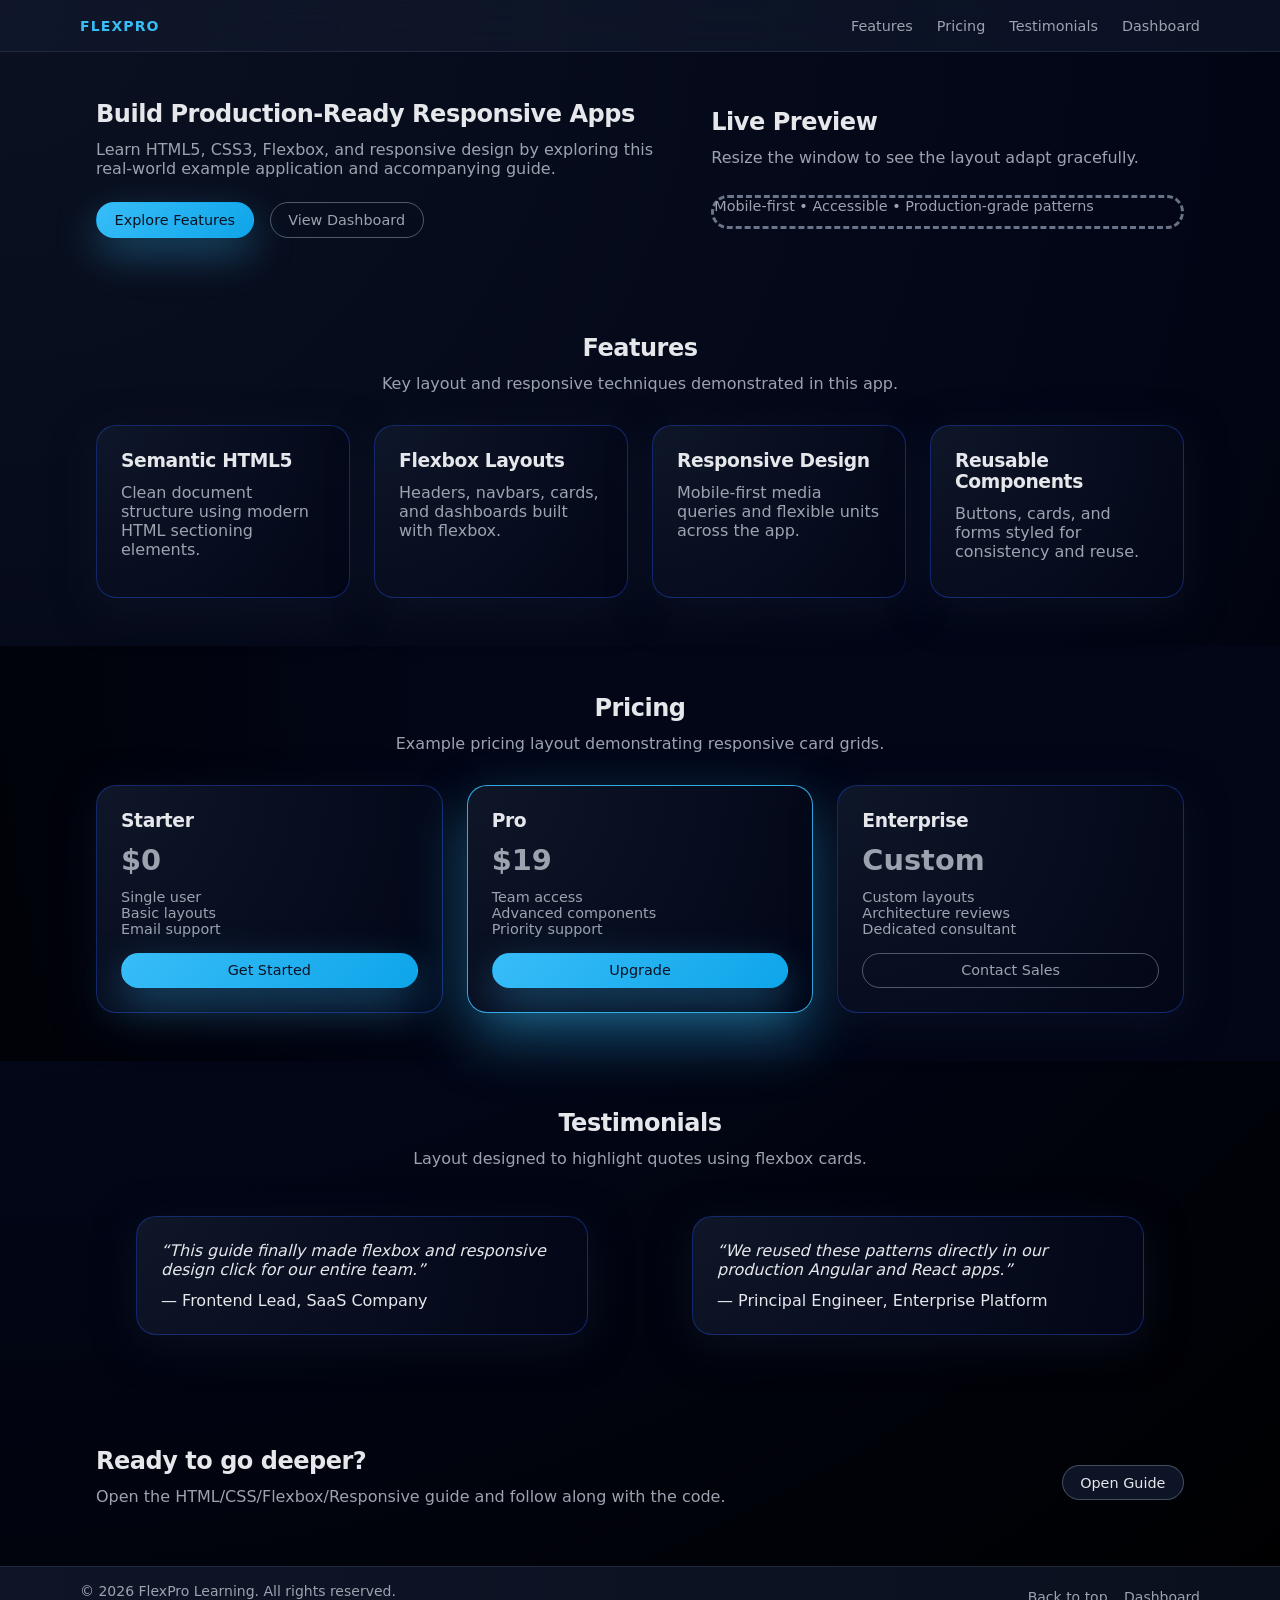
<file: frontend/dashboard-responsive-app/index.html>
<!DOCTYPE html>
<!--
  FlexPro Responsive Landing Page
  - Demonstrates semantic HTML5 structure (header, main, sections, footer)
  - Uses CSS and flexbox for hero, card grids, and CTA layouts
  - Connects to the dashboard page to show an app-style layout
  - See html-css-flexbox-responsive-guide.md for a full explanation of each tag and style
-->
<html lang="en">
  <head>
    <meta charset="UTF-8" />
    <meta name="viewport" content="width=device-width, initial-scale=1" />
    <title>FlexPro SaaS - Responsive Landing</title>
    <link rel="stylesheet" href="assets/css/base.css" />
    <link rel="stylesheet" href="assets/css/layout.css" />
    <link rel="stylesheet" href="assets/css/components.css" />
    <link rel="stylesheet" href="assets/css/responsive.css" />
  </head>
  <body>
    <header class="site-header">
      <div class="container header-inner">
        <a href="/" class="logo">FlexPro</a>
        <nav class="nav">
          <button class="nav-toggle" aria-expanded="false" aria-label="Toggle navigation">
            ☰
          </button>
          <ul class="nav-list">
            <li><a href="#features">Features</a></li>
            <li><a href="#pricing">Pricing</a></li>
            <li><a href="#testimonials">Testimonials</a></li>
            <li><a href="dashboard.html">Dashboard</a></li>
          </ul>
        </nav>
      </div>
    </header>

    <main>
      <section class="hero" id="hero">
        <div class="container hero-inner">
          <div class="hero-content">
            <h1>Build Production-Ready Responsive Apps</h1>
            <p>
              Learn HTML5, CSS3, Flexbox, and responsive design by exploring this real-world example
              application and accompanying guide.
            </p>
            <div class="hero-actions">
              <a href="#features" class="btn btn-primary">Explore Features</a>
              <a href="dashboard.html" class="btn btn-outline">View Dashboard</a>
            </div>
          </div>
          <div class="hero-visual">
            <div class="hero-card hero-card--primary">
              <h2>Live Preview</h2>
              <p>Resize the window to see the layout adapt gracefully.</p>
            </div>
            <div class="hero-card hero-card--secondary">
              <p>Mobile-first • Accessible • Production-grade patterns</p>
            </div>
          </div>
        </div>
      </section>

      <section class="section" id="features">
        <div class="container">
          <header class="section-header">
            <h2>Features</h2>
            <p>Key layout and responsive techniques demonstrated in this app.</p>
          </header>
          <div class="feature-grid">
            <article class="card">
              <h3>Semantic HTML5</h3>
              <p>Clean document structure using modern HTML sectioning elements.</p>
            </article>
            <article class="card">
              <h3>Flexbox Layouts</h3>
              <p>Headers, navbars, cards, and dashboards built with flexbox.</p>
            </article>
            <article class="card">
              <h3>Responsive Design</h3>
              <p>Mobile-first media queries and flexible units across the app.</p>
            </article>
            <article class="card">
              <h3>Reusable Components</h3>
              <p>Buttons, cards, and forms styled for consistency and reuse.</p>
            </article>
          </div>
        </div>
      </section>

      <section class="section section--alt" id="pricing">
        <div class="container">
          <header class="section-header">
            <h2>Pricing</h2>
            <p>Example pricing layout demonstrating responsive card grids.</p>
          </header>
          <div class="pricing-grid">
            <article class="card pricing-card">
              <h3>Starter</h3>
              <p class="pricing-card__price">$0</p>
              <ul>
                <li>Single user</li>
                <li>Basic layouts</li>
                <li>Email support</li>
              </ul>
              <button class="btn btn-primary btn-block">Get Started</button>
            </article>
            <article class="card pricing-card pricing-card--highlight">
              <h3>Pro</h3>
              <p class="pricing-card__price">$19</p>
              <ul>
                <li>Team access</li>
                <li>Advanced components</li>
                <li>Priority support</li>
              </ul>
              <button class="btn btn-primary btn-block">Upgrade</button>
            </article>
            <article class="card pricing-card">
              <h3>Enterprise</h3>
              <p class="pricing-card__price">Custom</p>
              <ul>
                <li>Custom layouts</li>
                <li>Architecture reviews</li>
                <li>Dedicated consultant</li>
              </ul>
              <button class="btn btn-outline btn-block">Contact Sales</button>
            </article>
          </div>
        </div>
      </section>

      <section class="section" id="testimonials">
        <div class="container">
          <header class="section-header">
            <h2>Testimonials</h2>
            <p>Layout designed to highlight quotes using flexbox cards.</p>
          </header>
          <div class="testimonial-grid">
            <figure class="card testimonial-card">
              <blockquote>
                “This guide finally made flexbox and responsive design click for our entire team.”
              </blockquote>
              <figcaption>— Frontend Lead, SaaS Company</figcaption>
            </figure>
            <figure class="card testimonial-card">
              <blockquote>
                “We reused these patterns directly in our production Angular and React apps.”
              </blockquote>
              <figcaption>— Principal Engineer, Enterprise Platform</figcaption>
            </figure>
          </div>
        </div>
      </section>

      <section class="section section--cta">
        <div class="container section-cta-inner">
          <div>
            <h2>Ready to go deeper?</h2>
            <p>Open the HTML/CSS/Flexbox/Responsive guide and follow along with the code.</p>
          </div>
          <a href="html-css-flexbox-responsive-guide.md" class="btn btn-light">Open Guide</a>
        </div>
      </section>
    </main>

    <footer class="site-footer">
      <div class="container footer-inner">
        <p>&copy; <span id="year"></span> FlexPro Learning. All rights reserved.</p>
        <nav aria-label="Footer navigation">
          <a href="#hero">Back to top</a>
          <a href="dashboard.html">Dashboard</a>
        </nav>
      </div>
      <script>
        document.getElementById('year').textContent = new Date().getFullYear();
      </script>
    </footer>
  </body>
</html>
</file>
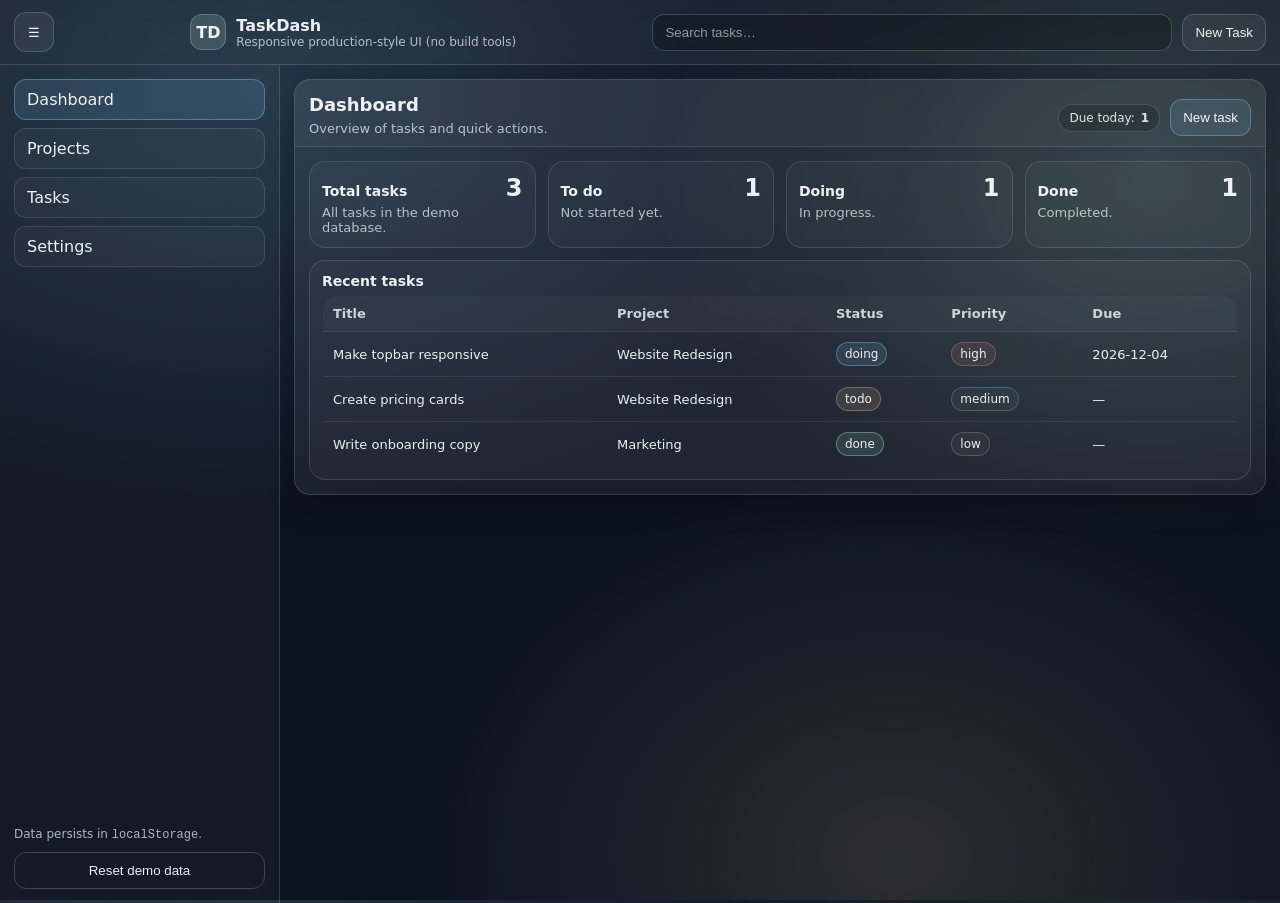
<file: frontend/prod-app/index.html>
<!doctype html>
<html lang="en">
<head>
  <meta charset="utf-8" />
  <meta name="viewport" content="width=device-width, initial-scale=1" />
  <title>TaskDash (Production-Style Demo)</title>
  <link rel="stylesheet" href="./styles.css" />
</head>
<body>
  <a class="skip" href="#main">Skip to content</a>

  <header class="topbar">
    <button class="icon-btn" id="navToggle" type="button" aria-label="Toggle navigation" aria-expanded="false">
      <span aria-hidden="true">☰</span>
    </button>
    <div class="brand">
      <div class="logo" aria-hidden="true">TD</div>
      <div>
        <div class="brand-title">TaskDash</div>
        <div class="brand-sub">Responsive production-style UI (no build tools)</div>
      </div>
    </div>

    <div class="top-actions">
      <div class="search">
        <input id="globalSearch" type="search" placeholder="Search tasks…" aria-label="Search tasks" />
      </div>
      <button class="btn" id="newTaskBtn" type="button">New Task</button>
    </div>
  </header>

  <div class="shell" id="shell">
    <aside class="sidebar" id="sidebar" aria-label="Primary">
      <nav class="nav">
        <a class="nav-link" href="#/dashboard" data-route="dashboard">Dashboard</a>
        <a class="nav-link" href="#/projects" data-route="projects">Projects</a>
        <a class="nav-link" href="#/tasks" data-route="tasks">Tasks</a>
        <a class="nav-link" href="#/settings" data-route="settings">Settings</a>
      </nav>

      <div class="sidebar-foot">
        <div class="small muted">Data persists in <code>localStorage</code>.</div>
        <button class="btn ghost" id="resetDataBtn" type="button">Reset demo data</button>
      </div>
    </aside>

    <main class="main" id="main" tabindex="-1">
      <div class="page" id="app"></div>
    </main>
  </div>

  <div class="modal-backdrop" id="modalBackdrop" hidden>
    <div class="modal" role="dialog" aria-modal="true" aria-labelledby="modalTitle">
      <header class="modal-head">
        <h2 class="modal-title" id="modalTitle">New task</h2>
        <button class="icon-btn" id="modalClose" type="button" aria-label="Close dialog">×</button>
      </header>

      <form class="form" id="taskForm">
        <label class="field">
          <span class="label">Title</span>
          <input id="taskTitle" name="title" required minlength="3" placeholder="e.g., Fix header layout" />
          <span class="help">Min 3 characters.</span>
        </label>

        <div class="row">
          <label class="field">
            <span class="label">Project</span>
            <select id="taskProject" name="projectId"></select>
          </label>

          <label class="field">
            <span class="label">Priority</span>
            <select id="taskPriority" name="priority">
              <option value="low">Low</option>
              <option value="medium" selected>Medium</option>
              <option value="high">High</option>
            </select>
          </label>
        </div>

        <label class="field">
          <span class="label">Description</span>
          <textarea id="taskDesc" name="description" rows="3" placeholder="What needs to be done?"></textarea>
        </label>

        <div class="row">
          <label class="field">
            <span class="label">Due date</span>
            <input id="taskDue" name="due" type="date" />
          </label>

          <label class="field">
            <span class="label">Status</span>
            <select id="taskStatus" name="status">
              <option value="todo" selected>To do</option>
              <option value="doing">Doing</option>
              <option value="done">Done</option>
            </select>
          </label>
        </div>

        <footer class="modal-foot">
          <button class="btn ghost" type="button" id="cancelTask">Cancel</button>
          <button class="btn primary" type="submit">Save</button>
        </footer>
      </form>
    </div>
  </div>

  <script src="./app.js"></script>
</body>
</html>
</file>
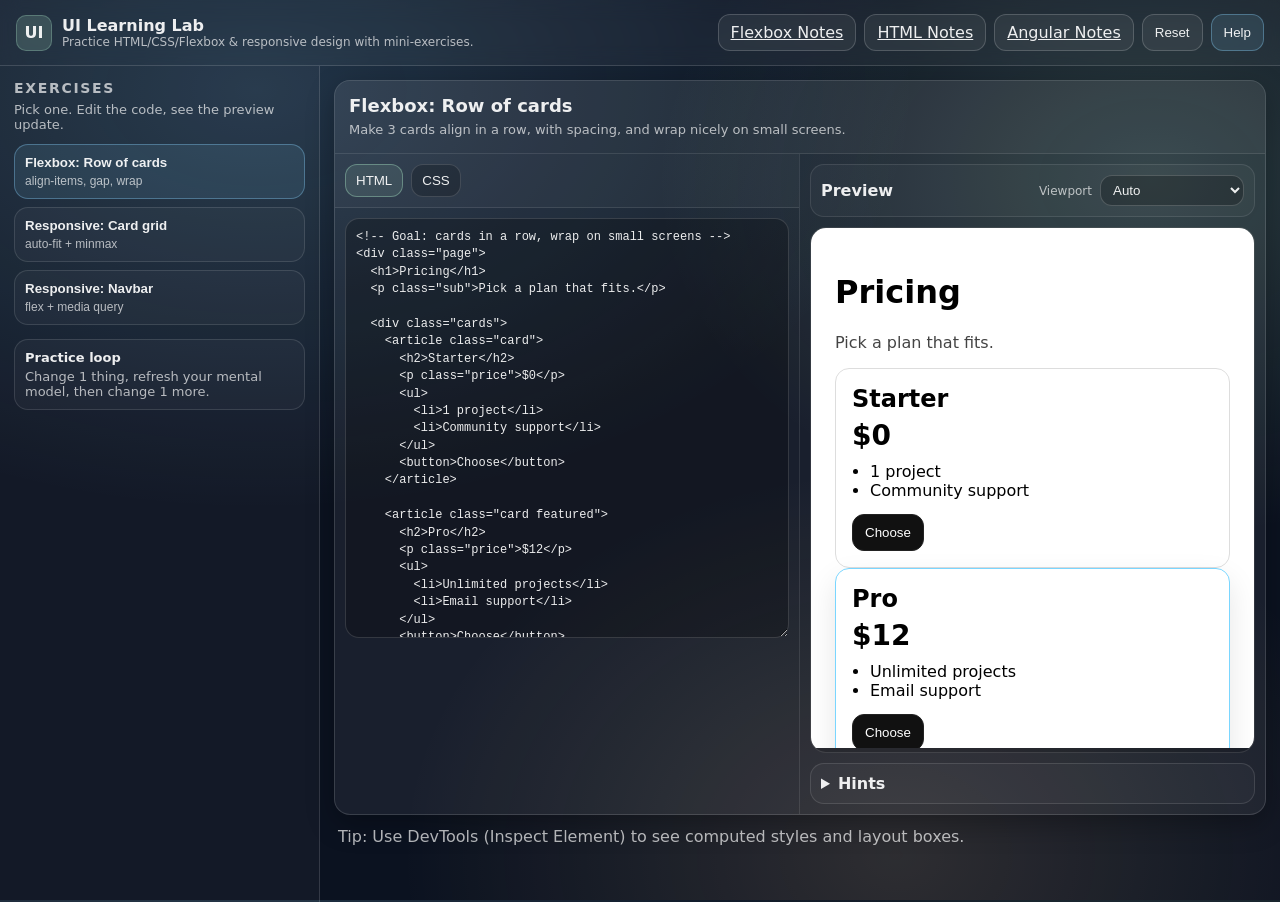
<file: UI/ui/ui-learning/index.html>
<!doctype html>
<html lang="en">
<head>
  <meta charset="utf-8" />
  <meta name="viewport" content="width=device-width, initial-scale=1" />
  <title>UI Learning Lab</title>
  <link rel="stylesheet" href="./styles.css" />
</head>
<body>
  <header class="topbar">
    <div class="brand">
      <span class="logo" aria-hidden="true">UI</span>
      <div>
        <div class="title">UI Learning Lab</div>
        <div class="subtitle">Practice HTML/CSS/Flexbox & responsive design with mini-exercises.</div>
      </div>
    </div>
    <div class="actions">
      <a class="btn" href="../flexbox-notes.html" target="_blank" rel="noreferrer">Flexbox Notes</a>
      <a class="btn" href="../../html/html-learning-notes.html" target="_blank" rel="noreferrer">HTML Notes</a>
      <a class="btn" href="../../angular/ANGULAR-NOTES.md" target="_blank" rel="noreferrer">Angular Notes</a>
      <button class="btn" id="resetBtn" type="button">Reset</button>
      <button class="btn primary" id="toggleHelpBtn" type="button">Help</button>
    </div>
  </header>

  <div class="layout">
    <aside class="sidebar" aria-label="Exercises">
      <div class="sidebar-head">
        <h2>Exercises</h2>
        <p>Pick one. Edit the code, see the preview update.</p>
      </div>
      <nav class="list" id="exerciseList"></nav>

      <div class="sidebar-foot">
        <div class="tip">
          <div class="tip-title">Practice loop</div>
          <div class="tip-text">
            Change 1 thing, refresh your mental model, then change 1 more.
          </div>
        </div>
      </div>
    </aside>

    <main class="main" aria-label="Workspace">
      <section class="panel">
        <header class="panel-head">
          <h2 id="exerciseTitle">Loading...</h2>
          <p id="exerciseGoal" class="muted">...</p>
        </header>

        <div class="workspace">
          <div class="editor">
            <div class="tabs" role="tablist" aria-label="Editor tabs">
              <button class="tab active" data-tab="html" type="button">HTML</button>
              <button class="tab" data-tab="css" type="button">CSS</button>
            </div>
            <div class="editor-body">
              <textarea id="htmlEditor" spellcheck="false" aria-label="HTML editor"></textarea>
              <textarea id="cssEditor" spellcheck="false" aria-label="CSS editor" hidden></textarea>
            </div>
          </div>

          <div class="preview">
            <div class="preview-head">
              <div class="preview-title">Preview</div>
              <div class="preview-tools">
                <label class="select">
                  <span class="select-label">Viewport</span>
                  <select id="viewportSelect" aria-label="Viewport">
                    <option value="auto" selected>Auto</option>
                    <option value="mobile">Mobile (390px)</option>
                    <option value="tablet">Tablet (820px)</option>
                    <option value="desktop">Desktop (1200px)</option>
                  </select>
                </label>
              </div>
            </div>

            <div class="preview-frame" id="previewFrame">
              <iframe id="preview" title="Exercise Preview" sandbox="allow-scripts allow-forms"></iframe>
            </div>

            <details class="notes" id="helpPanel">
              <summary>Hints</summary>
              <div class="notes-body" id="exerciseHints"></div>
            </details>
          </div>
        </div>
      </section>

      <footer class="foot">
        <div class="muted">Tip: Use DevTools (Inspect Element) to see computed styles and layout boxes.</div>
      </footer>
    </main>
  </div>

  <script src="./app.js"></script>
</body>
</html>
</file>
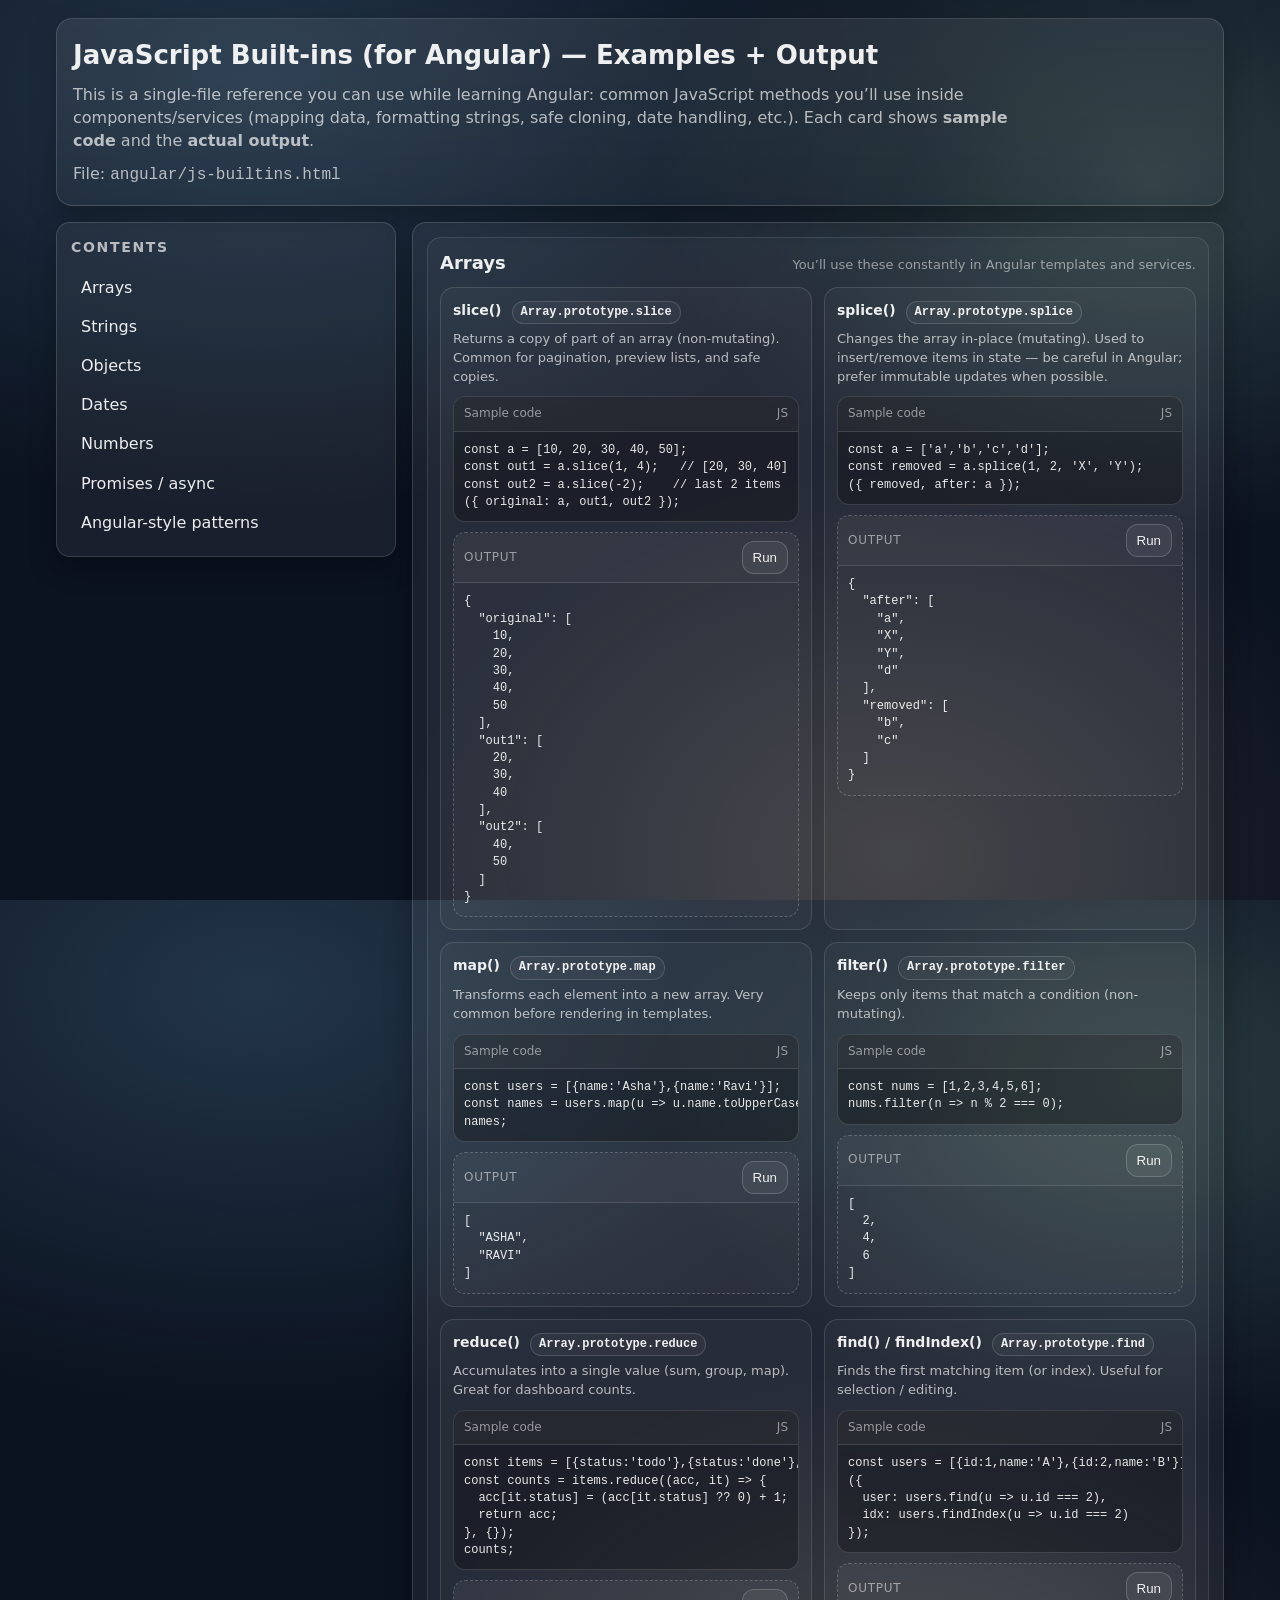
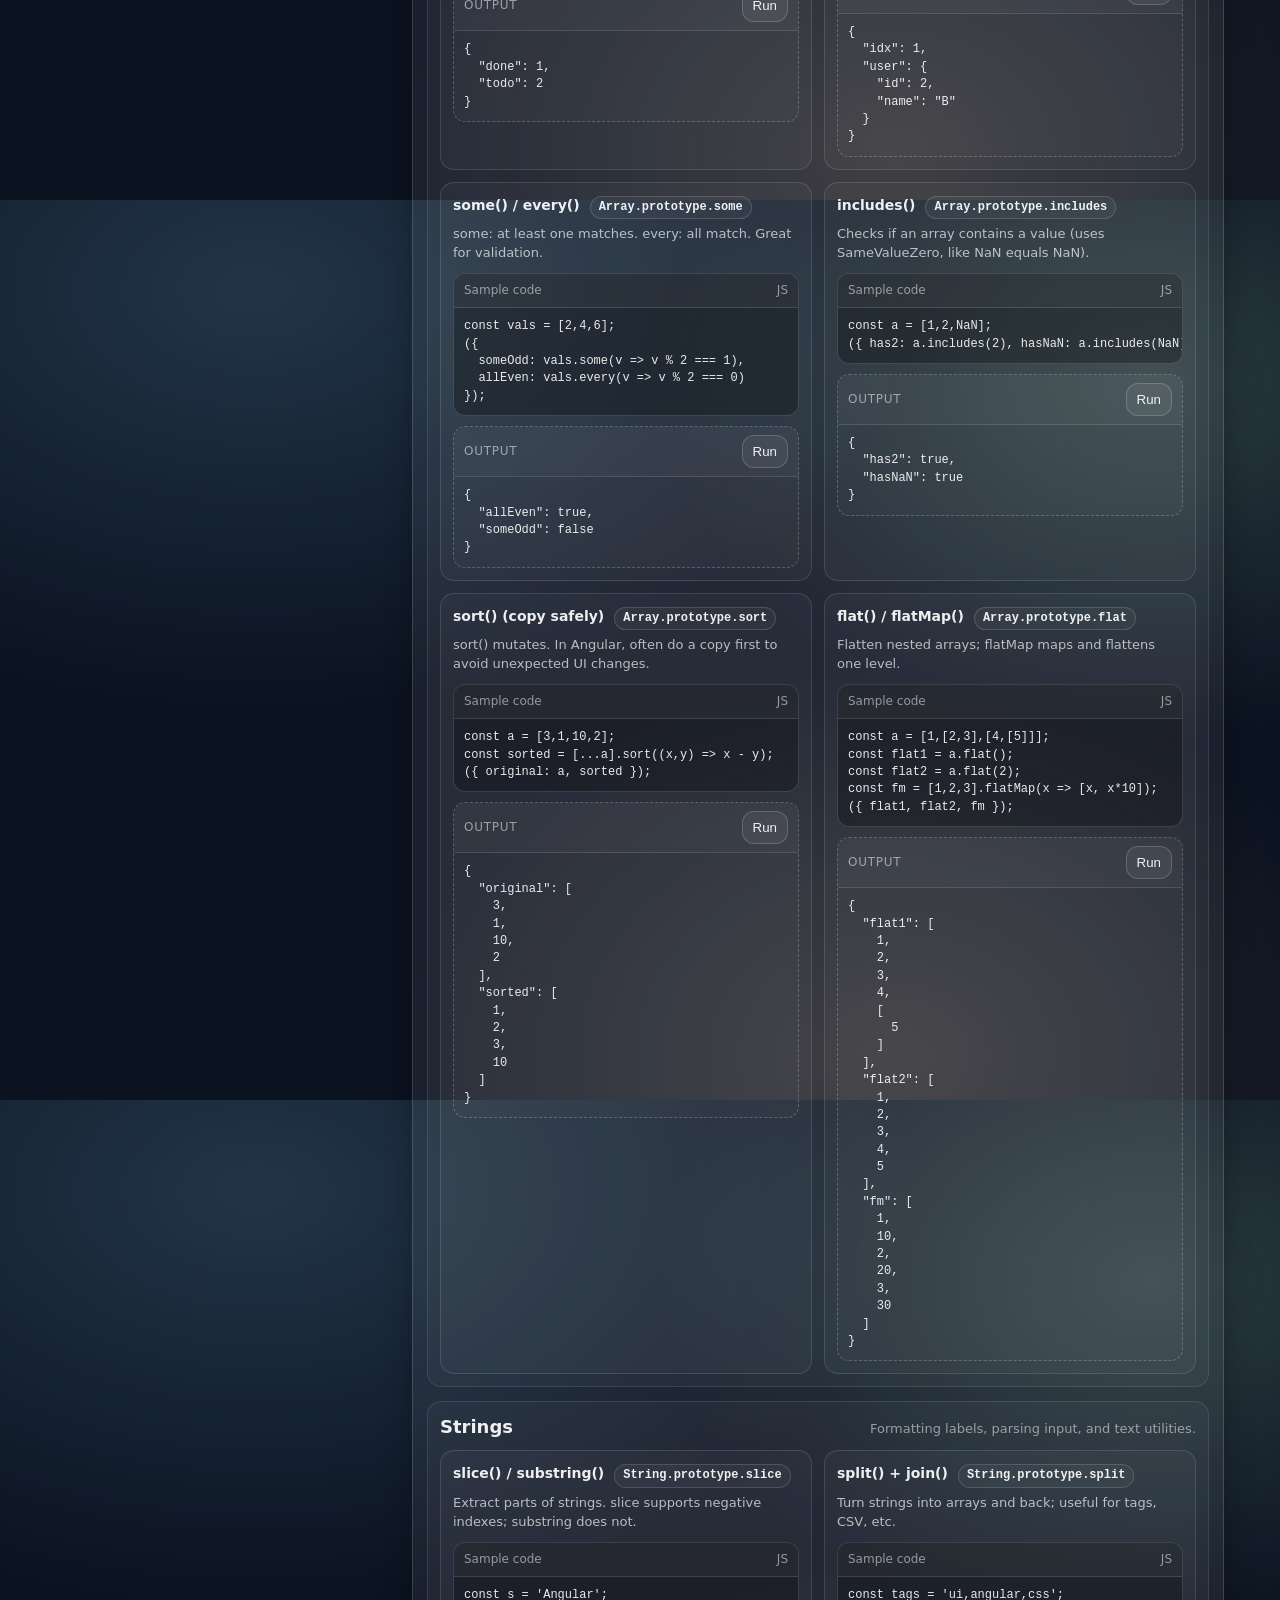
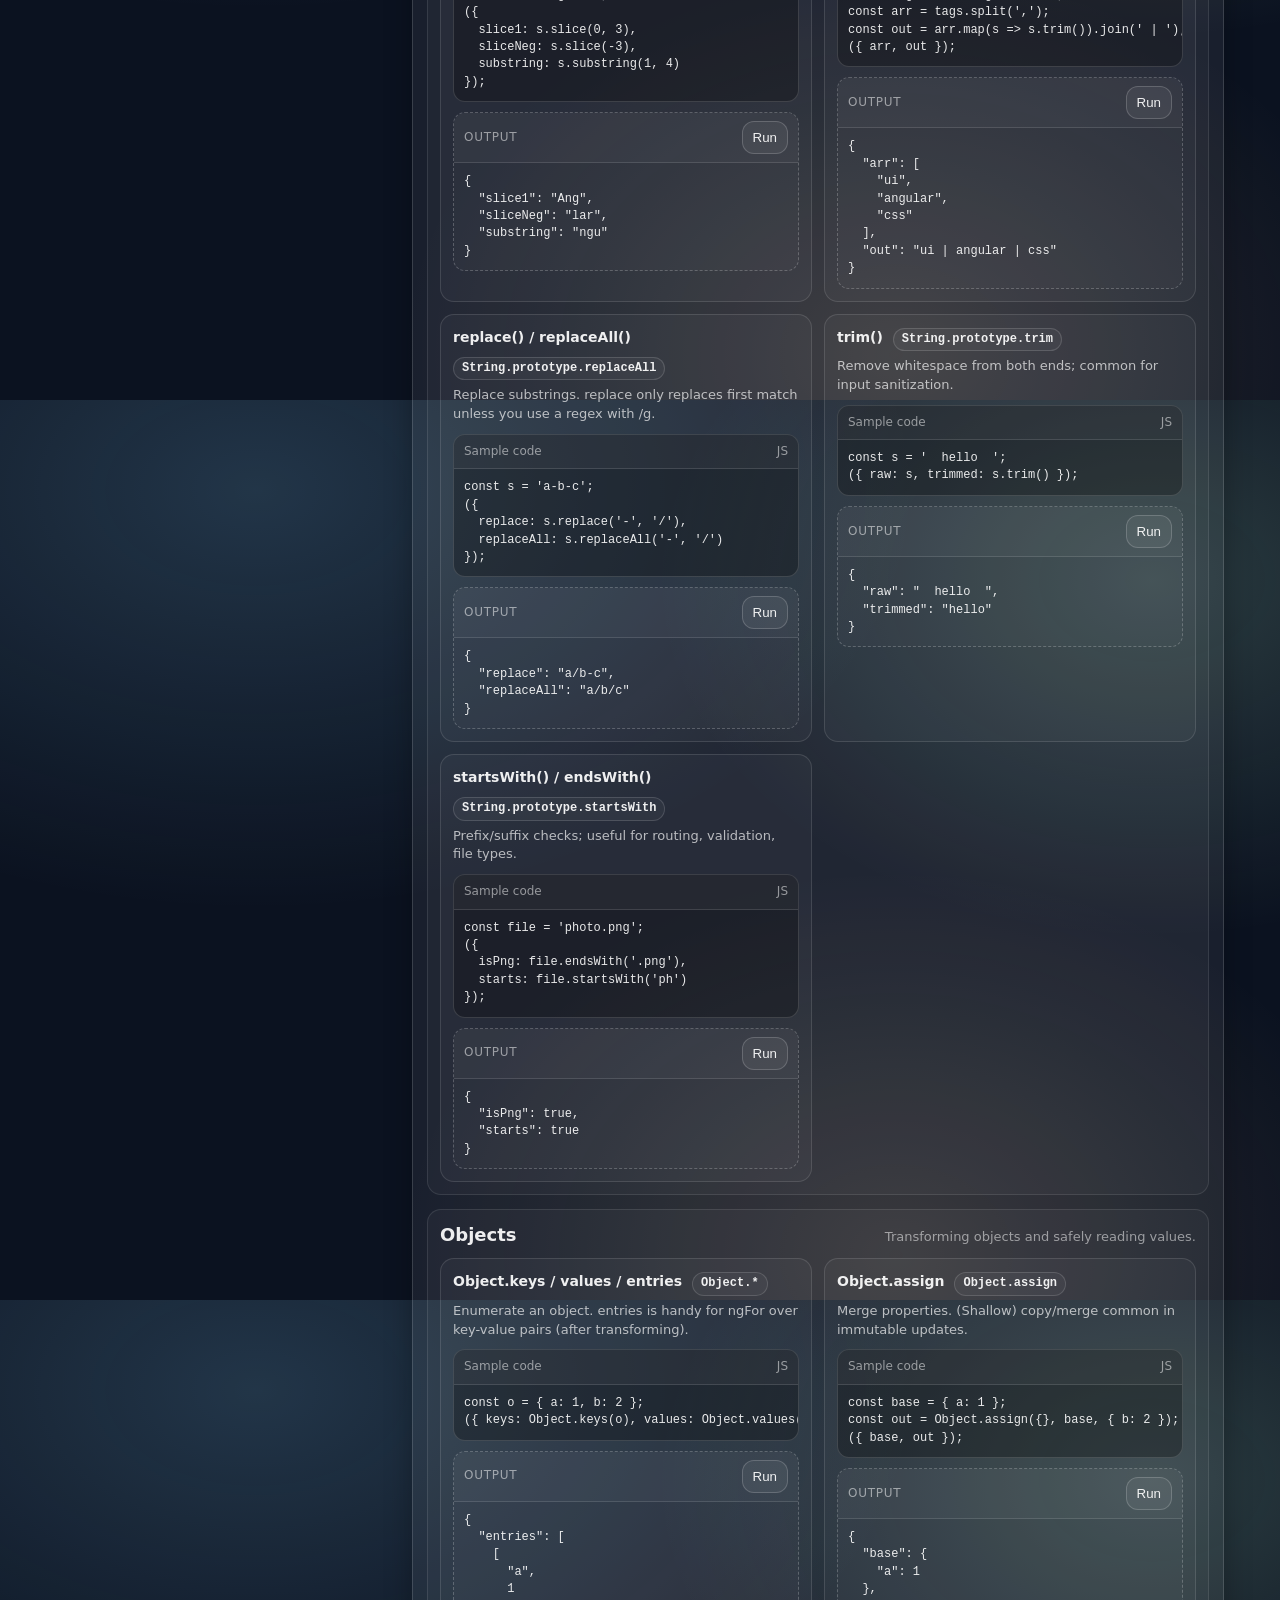
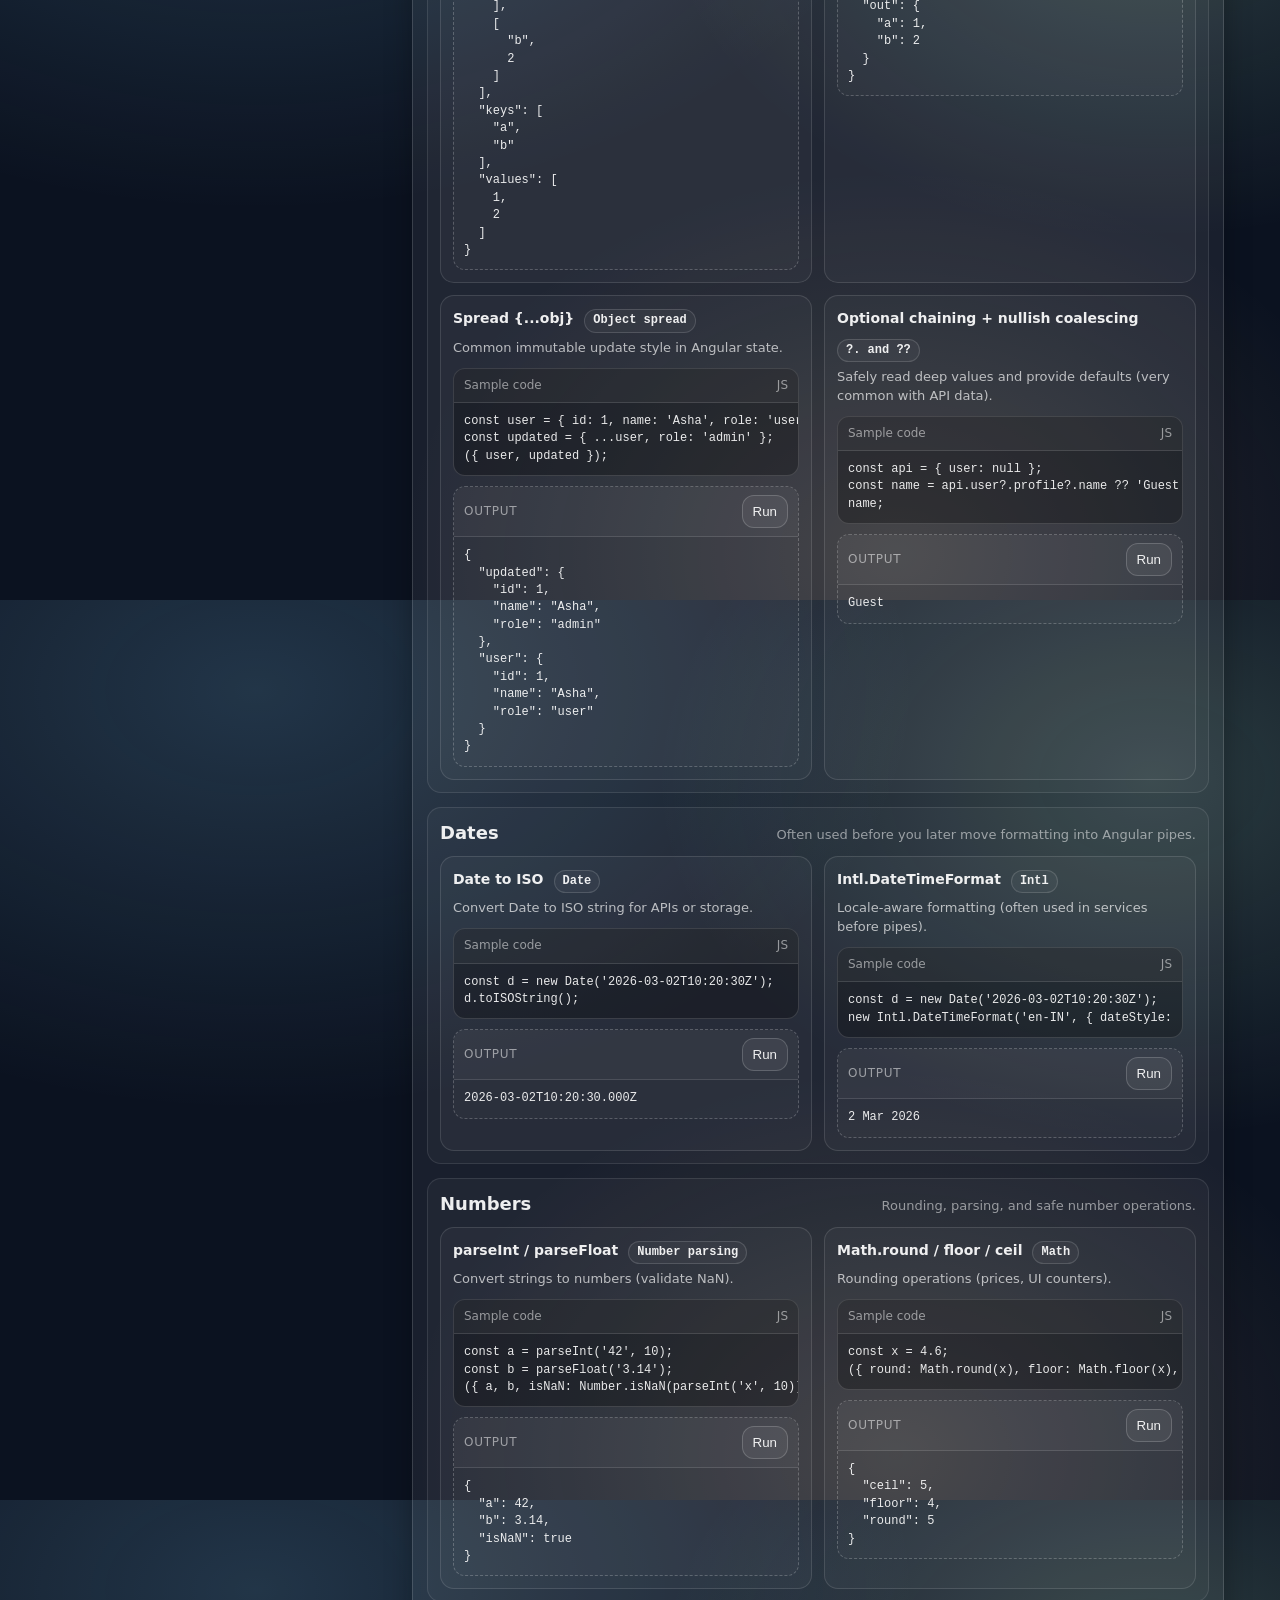
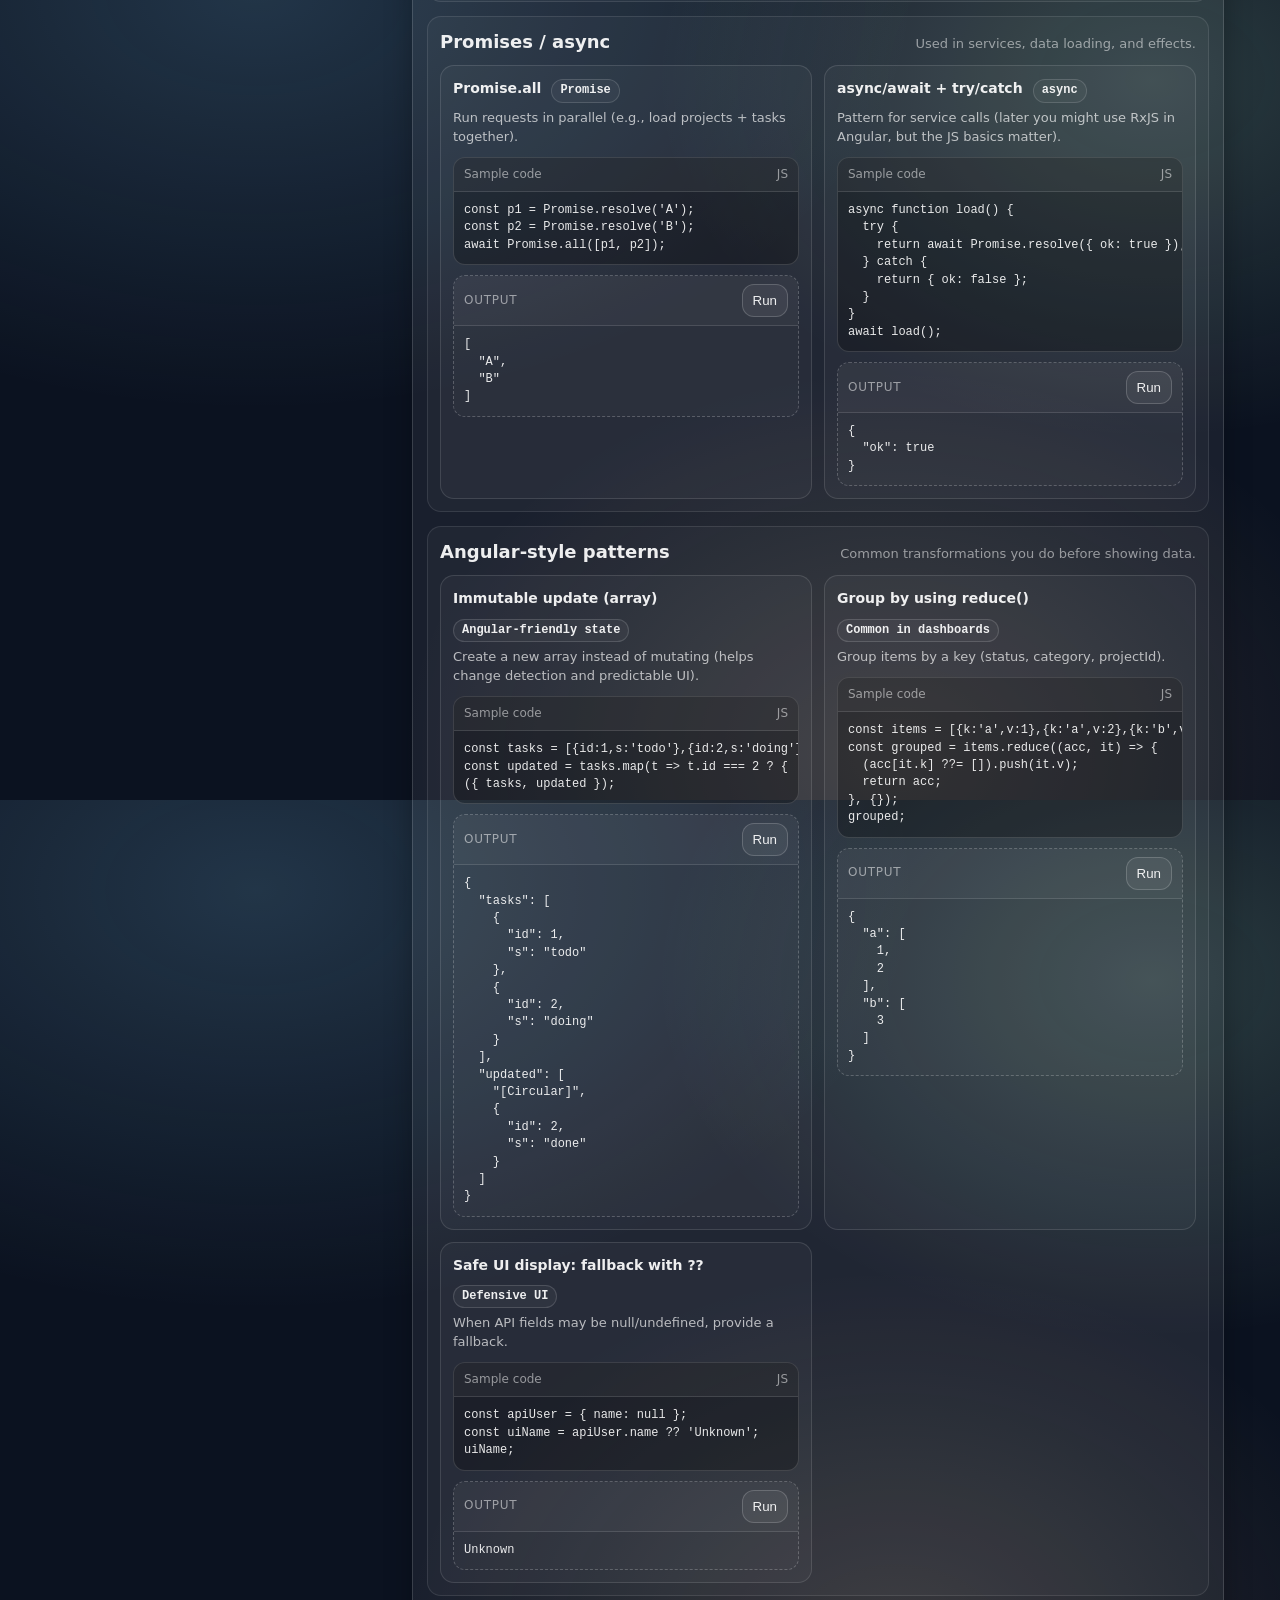
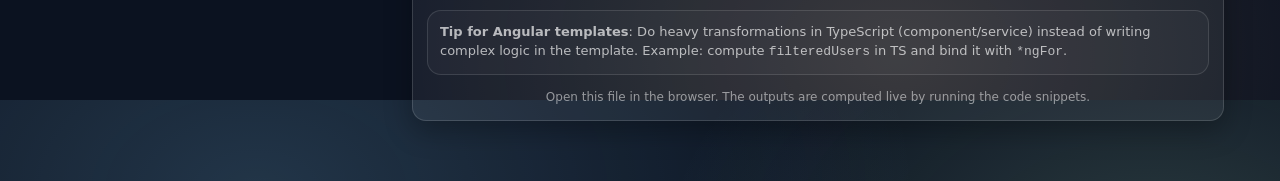
<file: frontend/angular/js-builtins.html>
<!doctype html>
<html lang="en">
<head>
  <meta charset="utf-8" />
  <meta name="viewport" content="width=device-width, initial-scale=1" />
  <title>JavaScript Built-ins (for Angular) — Examples + Output</title>
  <style>
    :root {
      --bg: #0b1220;
      --panel: rgba(255,255,255,.06);
      --border: rgba(255,255,255,.14);
      --text: rgba(255,255,255,.92);
      --muted: rgba(255,255,255,.68);
      --faint: rgba(255,255,255,.52);
      --link: #8bd5ff;
      --shadow: 0 10px 28px rgba(0,0,0,.28);
      --mono: ui-monospace, SFMono-Regular, Menlo, Monaco, Consolas, "Liberation Mono", "Courier New", monospace;
      --sans: ui-sans-serif, system-ui, -apple-system, Segoe UI, Roboto, Helvetica, Arial;
      --radius: 16px;
      --radius-sm: 12px;
    }

    * { box-sizing: border-box; }
    html, body { height: 100%; }
    body {
      margin: 0;
      font-family: var(--sans);
      color: var(--text);
      line-height: 1.45;
      background:
        radial-gradient(1100px 700px at 20% 10%, rgba(139, 213, 255, 0.18), transparent 60%),
        radial-gradient(900px 650px at 90% 20%, rgba(183, 247, 209, 0.18), transparent 55%),
        radial-gradient(900px 700px at 70% 95%, rgba(255, 209, 154, 0.14), transparent 55%),
        var(--bg);
    }

    a { color: var(--link); text-decoration: none; }
    a:hover { text-decoration: underline; }

    .wrap { max-width: 1200px; margin: 0 auto; padding: 18px 16px 60px; }

    header.hero {
      border: 1px solid var(--border);
      background: linear-gradient(180deg, rgba(255,255,255,.08), rgba(255,255,255,.04));
      border-radius: var(--radius);
      padding: 18px 16px;
      box-shadow: var(--shadow);
    }

    .hero h1 { margin: 0 0 8px; font-size: 26px; }
    .hero p { margin: 0; color: var(--muted); max-width: 95ch; }

    .grid { display: grid; grid-template-columns: 340px 1fr; gap: 16px; margin-top: 16px; align-items: start; }
    @media (max-width: 980px) { .grid { grid-template-columns: 1fr; } }

    nav.toc {
      position: sticky;
      top: 16px;
      border: 1px solid var(--border);
      background: var(--panel);
      border-radius: 14px;
      padding: 14px;
      box-shadow: var(--shadow);
    }

    nav.toc h2 { margin: 0 0 10px; font-size: 14px; letter-spacing: .12em; text-transform: uppercase; color: var(--muted); }
    .toc a { display: block; padding: 8px 10px; border-radius: 10px; color: var(--text); }
    .toc a:hover { background: rgba(255,255,255,.08); text-decoration: none; }

    main {
      border: 1px solid var(--border);
      background: var(--panel);
      border-radius: 14px;
      padding: 14px;
      box-shadow: var(--shadow);
    }

    section.block {
      padding: 12px;
      border: 1px solid rgba(255,255,255,.10);
      border-radius: 14px;
      background: rgba(255,255,255,.03);
      margin-bottom: 14px;
    }

    section.block:last-child { margin-bottom: 0; }
    .block > header { display:flex; justify-content: space-between; gap: 12px; align-items: baseline; margin-bottom: 10px; }
    .block h2 { margin: 0; font-size: 18px; }
    .hint { margin: 0; color: var(--faint); font-size: 13px; }

    .cards { display: grid; grid-template-columns: repeat(2, minmax(0, 1fr)); gap: 12px; }
    @media (max-width: 860px) { .cards { grid-template-columns: 1fr; } }

    article.card {
      border: 1px solid rgba(255,255,255,.12);
      background: rgba(255,255,255,.03);
      border-radius: 14px;
      padding: 12px;
    }

    .card h3 {
      margin: 0 0 6px;
      font-size: 14px;
      display:flex;
      gap: 10px;
      align-items: baseline;
      flex-wrap: wrap;
    }

    .chip {
      font-family: var(--mono);
      font-size: 12px;
      padding: 2px 8px;
      border: 1px solid rgba(255,255,255,.14);
      border-radius: 999px;
      background: rgba(255,255,255,.04);
    }

    .desc { margin: 0 0 10px; color: var(--muted); font-size: 13px; }

    .code {
      border: 1px solid rgba(255,255,255,.14);
      border-radius: 12px;
      background: rgba(0,0,0,.28);
      overflow: hidden;
      margin-bottom: 10px;
    }

    .code .label {
      padding: 8px 10px;
      font-size: 12px;
      color: var(--faint);
      border-bottom: 1px solid rgba(255,255,255,.12);
      background: rgba(255,255,255,.04);
      display: flex;
      justify-content: space-between;
      align-items: center;
      gap: 10px;
    }

    pre {
      margin: 0;
      padding: 10px;
      overflow: auto;
      font-family: var(--mono);
      font-size: 12px;
      line-height: 1.45;
      color: rgba(255,255,255,.90);
      white-space: pre;
    }

    .out {
      border-radius: 12px;
      border: 1px dashed rgba(255,255,255,.22);
      background: rgba(255,255,255,.02);
      overflow: hidden;
    }

    .out-head {
      padding: 8px 10px;
      font-size: 12px;
      color: var(--faint);
      letter-spacing: .06em;
      text-transform: uppercase;
      border-bottom: 1px solid rgba(255,255,255,.12);
      background: rgba(255,255,255,.03);
      display:flex;
      justify-content: space-between;
      gap: 10px;
      align-items: center;
    }

    .out-body {
      padding: 10px;
      font-family: var(--mono);
      font-size: 12px;
      color: rgba(255,255,255,.9);
      white-space: pre-wrap;
      word-break: break-word;
    }

    .toolbar {
      display:flex;
      gap: 10px;
      flex-wrap: wrap;
      align-items: center;
    }

    button.btn {
      padding: 8px 10px;
      border-radius: var(--radius-sm);
      border: 1px solid rgba(255,255,255,.18);
      background: rgba(255,255,255,.06);
      color: var(--text);
      cursor: pointer;
    }
    button.btn:hover { background: rgba(255,255,255,.10); }

    .note {
      color: var(--muted);
      font-size: 13px;
      border: 1px solid rgba(255,255,255,.12);
      background: rgba(255,255,255,.03);
      border-radius: 14px;
      padding: 12px;
      margin-top: 12px;
    }

    footer.page { margin-top: 14px; color: var(--faint); font-size: 12px; text-align: center; }
  </style>
</head>
<body>
  <div class="wrap">
    <header class="hero">
      <h1>JavaScript Built-ins (for Angular) — Examples + Output</h1>
      <p>This is a single-file reference you can use while learning Angular: common JavaScript methods you’ll use inside components/services (mapping data, formatting strings, safe cloning, date handling, etc.). Each card shows <strong>sample code</strong> and the <strong>actual output</strong>.</p>
      <p style="margin-top: 10px; color: var(--muted);">File: <code style="font-family: var(--mono);">angular/js-builtins.html</code></p>
    </header>

    <div class="grid">
      <nav class="toc" aria-label="Table of contents">
        <h2>Contents</h2>
        <a href="#arrays">Arrays</a>
        <a href="#strings">Strings</a>
        <a href="#objects">Objects</a>
        <a href="#dates">Dates</a>
        <a href="#numbers">Numbers</a>
        <a href="#promises">Promises / async</a>
        <a href="#patterns">Angular-style patterns</a>
      </nav>

      <main>
        <section class="block" id="arrays">
          <header>
            <h2>Arrays</h2>
            <p class="hint">You’ll use these constantly in Angular templates and services.</p>
          </header>
          <div class="cards" id="cards-arrays"></div>
        </section>

        <section class="block" id="strings">
          <header>
            <h2>Strings</h2>
            <p class="hint">Formatting labels, parsing input, and text utilities.</p>
          </header>
          <div class="cards" id="cards-strings"></div>
        </section>

        <section class="block" id="objects">
          <header>
            <h2>Objects</h2>
            <p class="hint">Transforming objects and safely reading values.</p>
          </header>
          <div class="cards" id="cards-objects"></div>
        </section>

        <section class="block" id="dates">
          <header>
            <h2>Dates</h2>
            <p class="hint">Often used before you later move formatting into Angular pipes.</p>
          </header>
          <div class="cards" id="cards-dates"></div>
        </section>

        <section class="block" id="numbers">
          <header>
            <h2>Numbers</h2>
            <p class="hint">Rounding, parsing, and safe number operations.</p>
          </header>
          <div class="cards" id="cards-numbers"></div>
        </section>

        <section class="block" id="promises">
          <header>
            <h2>Promises / async</h2>
            <p class="hint">Used in services, data loading, and effects.</p>
          </header>
          <div class="cards" id="cards-promises"></div>
        </section>

        <section class="block" id="patterns">
          <header>
            <h2>Angular-style patterns</h2>
            <p class="hint">Common transformations you do before showing data.</p>
          </header>
          <div class="cards" id="cards-patterns"></div>
        </section>

        <div class="note">
          <div><strong>Tip for Angular templates</strong>: Do heavy transformations in TypeScript (component/service) instead of writing complex logic in the template. Example: compute <code style="font-family: var(--mono);">filteredUsers</code> in TS and bind it with <code style="font-family: var(--mono);">*ngFor</code>.</div>
        </div>

        <footer class="page">
          <p style="margin:0;">Open this file in the browser. The outputs are computed live by running the code snippets.</p>
        </footer>
      </main>
    </div>
  </div>

  <script>
    function stableStringify(value) {
      const seen = new WeakSet();
      return JSON.stringify(value, function (key, val) {
        if (typeof val === 'object' && val !== null) {
          if (seen.has(val)) return '[Circular]';
          seen.add(val);

          if (Array.isArray(val)) return val;

          const out = {};
          for (const k of Object.keys(val).sort()) out[k] = val[k];
          return out;
        }
        return val;
      }, 2);
    }

    function format(v) {
      if (typeof v === 'string') return v;
      return stableStringify(v);
    }

    function createCard({ title, tag, description, code, run }) {
      const card = document.createElement('article');
      card.className = 'card';

      const h3 = document.createElement('h3');
      h3.innerHTML = `<span>${escapeHtml(title)}</span> <span class="chip">${escapeHtml(tag)}</span>`;

      const p = document.createElement('p');
      p.className = 'desc';
      p.textContent = description;

      const codeBox = document.createElement('div');
      codeBox.className = 'code';
      codeBox.innerHTML = `
        <div class="label"><span>Sample code</span><span>JS</span></div>
        <pre></pre>
      `;
      codeBox.querySelector('pre').textContent = code.trim();

      const out = document.createElement('div');
      out.className = 'out';
      out.innerHTML = `
        <div class="out-head">
          <span>Output</span>
          <span class="toolbar">
            <button class="btn" type="button">Run</button>
          </span>
        </div>
        <div class="out-body"></div>
      `;

      const outBody = out.querySelector('.out-body');
      const runBtn = out.querySelector('button');

      async function runNow() {
        try {
          const result = await run();
          outBody.textContent = format(result);
        } catch (e) {
          outBody.textContent = 'Error: ' + (e?.message ?? String(e));
        }
      }

      runBtn.addEventListener('click', runNow);

      card.appendChild(h3);
      card.appendChild(p);
      card.appendChild(codeBox);
      card.appendChild(out);

      // Auto-run once for convenience
      runNow();

      return card;
    }

    function escapeHtml(s) {
      return String(s)
        .replaceAll('&', '&amp;')
        .replaceAll('<', '&lt;')
        .replaceAll('>', '&gt;')
        .replaceAll('"', '&quot;')
        .replaceAll("'", '&#039;');
    }

    // Examples

    const arrays = [
      {
        title: 'slice()',
        tag: 'Array.prototype.slice',
        description: 'Returns a copy of part of an array (non-mutating). Common for pagination, preview lists, and safe copies.',
        code: `const a = [10, 20, 30, 40, 50];\nconst out1 = a.slice(1, 4);   // [20, 30, 40]\nconst out2 = a.slice(-2);    // last 2 items\n({ original: a, out1, out2 });`,
        run: () => {
          const a = [10, 20, 30, 40, 50];
          const out1 = a.slice(1, 4);
          const out2 = a.slice(-2);
          return { original: a, out1, out2 };
        }
      },
      {
        title: 'splice()',
        tag: 'Array.prototype.splice',
        description: 'Changes the array in-place (mutating). Used to insert/remove items in state — be careful in Angular; prefer immutable updates when possible.',
        code: `const a = ['a','b','c','d'];\nconst removed = a.splice(1, 2, 'X', 'Y');\n({ removed, after: a });`,
        run: () => {
          const a = ['a','b','c','d'];
          const removed = a.splice(1, 2, 'X', 'Y');
          return { removed, after: a };
        }
      },
      {
        title: 'map()',
        tag: 'Array.prototype.map',
        description: 'Transforms each element into a new array. Very common before rendering in templates.',
        code: `const users = [{name:'Asha'},{name:'Ravi'}];\nconst names = users.map(u => u.name.toUpperCase());\nnames;`,
        run: () => {
          const users = [{name:'Asha'},{name:'Ravi'}];
          const names = users.map(u => u.name.toUpperCase());
          return names;
        }
      },
      {
        title: 'filter()',
        tag: 'Array.prototype.filter',
        description: 'Keeps only items that match a condition (non-mutating).',
        code: `const nums = [1,2,3,4,5,6];\nnums.filter(n => n % 2 === 0);`,
        run: () => {
          const nums = [1,2,3,4,5,6];
          return nums.filter(n => n % 2 === 0);
        }
      },
      {
        title: 'reduce()',
        tag: 'Array.prototype.reduce',
        description: 'Accumulates into a single value (sum, group, map). Great for dashboard counts.',
        code: `const items = [{status:'todo'},{status:'done'},{status:'todo'}];\nconst counts = items.reduce((acc, it) => {\n  acc[it.status] = (acc[it.status] ?? 0) + 1;\n  return acc;\n}, {});\ncounts;`,
        run: () => {
          const items = [{status:'todo'},{status:'done'},{status:'todo'}];
          const counts = items.reduce((acc, it) => {
            acc[it.status] = (acc[it.status] ?? 0) + 1;
            return acc;
          }, {});
          return counts;
        }
      },
      {
        title: 'find() / findIndex()',
        tag: 'Array.prototype.find',
        description: 'Finds the first matching item (or index). Useful for selection / editing.',
        code: `const users = [{id:1,name:'A'},{id:2,name:'B'}];\n({\n  user: users.find(u => u.id === 2),\n  idx: users.findIndex(u => u.id === 2)\n});`,
        run: () => {
          const users = [{id:1,name:'A'},{id:2,name:'B'}];
          return {
            user: users.find(u => u.id === 2),
            idx: users.findIndex(u => u.id === 2)
          };
        }
      },
      {
        title: 'some() / every()',
        tag: 'Array.prototype.some',
        description: 'some: at least one matches. every: all match. Great for validation.',
        code: `const vals = [2,4,6];\n({\n  someOdd: vals.some(v => v % 2 === 1),\n  allEven: vals.every(v => v % 2 === 0)\n});`,
        run: () => {
          const vals = [2,4,6];
          return {
            someOdd: vals.some(v => v % 2 === 1),
            allEven: vals.every(v => v % 2 === 0)
          };
        }
      },
      {
        title: 'includes()',
        tag: 'Array.prototype.includes',
        description: 'Checks if an array contains a value (uses SameValueZero, like NaN equals NaN).',
        code: `const a = [1,2,NaN];\n({ has2: a.includes(2), hasNaN: a.includes(NaN) });`,
        run: () => {
          const a = [1,2,NaN];
          return { has2: a.includes(2), hasNaN: a.includes(NaN) };
        }
      },
      {
        title: 'sort() (copy safely)',
        tag: 'Array.prototype.sort',
        description: 'sort() mutates. In Angular, often do a copy first to avoid unexpected UI changes.',
        code: `const a = [3,1,10,2];\nconst sorted = [...a].sort((x,y) => x - y);\n({ original: a, sorted });`,
        run: () => {
          const a = [3,1,10,2];
          const sorted = [...a].sort((x,y) => x - y);
          return { original: a, sorted };
        }
      },
      {
        title: 'flat() / flatMap()',
        tag: 'Array.prototype.flat',
        description: 'Flatten nested arrays; flatMap maps and flattens one level.',
        code: `const a = [1,[2,3],[4,[5]]];\nconst flat1 = a.flat();\nconst flat2 = a.flat(2);\nconst fm = [1,2,3].flatMap(x => [x, x*10]);\n({ flat1, flat2, fm });`,
        run: () => {
          const a = [1,[2,3],[4,[5]]];
          const flat1 = a.flat();
          const flat2 = a.flat(2);
          const fm = [1,2,3].flatMap(x => [x, x*10]);
          return { flat1, flat2, fm };
        }
      }
    ];

    const strings = [
      {
        title: 'slice() / substring()',
        tag: 'String.prototype.slice',
        description: 'Extract parts of strings. slice supports negative indexes; substring does not.',
        code: `const s = 'Angular';\n({\n  slice1: s.slice(0, 3),\n  sliceNeg: s.slice(-3),\n  substring: s.substring(1, 4)\n});`,
        run: () => {
          const s = 'Angular';
          return {
            slice1: s.slice(0, 3),
            sliceNeg: s.slice(-3),
            substring: s.substring(1, 4)
          };
        }
      },
      {
        title: 'split() + join()',
        tag: 'String.prototype.split',
        description: 'Turn strings into arrays and back; useful for tags, CSV, etc.',
        code: `const tags = 'ui,angular,css';\nconst arr = tags.split(',');\nconst out = arr.map(s => s.trim()).join(' | ');\n({ arr, out });`,
        run: () => {
          const tags = 'ui,angular,css';
          const arr = tags.split(',');
          const out = arr.map(s => s.trim()).join(' | ');
          return { arr, out };
        }
      },
      {
        title: 'replace() / replaceAll()',
        tag: 'String.prototype.replaceAll',
        description: 'Replace substrings. replace only replaces first match unless you use a regex with /g.',
        code: `const s = 'a-b-c';\n({\n  replace: s.replace('-', '/'),\n  replaceAll: s.replaceAll('-', '/')\n});`,
        run: () => {
          const s = 'a-b-c';
          return {
            replace: s.replace('-', '/'),
            replaceAll: s.replaceAll('-', '/')
          };
        }
      },
      {
        title: 'trim()',
        tag: 'String.prototype.trim',
        description: 'Remove whitespace from both ends; common for input sanitization.',
        code: `const s = '  hello  ';\n({ raw: s, trimmed: s.trim() });`,
        run: () => {
          const s = '  hello  ';
          return { raw: s, trimmed: s.trim() };
        }
      },
      {
        title: 'startsWith() / endsWith()',
        tag: 'String.prototype.startsWith',
        description: 'Prefix/suffix checks; useful for routing, validation, file types.',
        code: `const file = 'photo.png';\n({\n  isPng: file.endsWith('.png'),\n  starts: file.startsWith('ph')\n});`,
        run: () => {
          const file = 'photo.png';
          return { isPng: file.endsWith('.png'), starts: file.startsWith('ph') };
        }
      }
    ];

    const objects = [
      {
        title: 'Object.keys / values / entries',
        tag: 'Object.*',
        description: 'Enumerate an object. entries is handy for ngFor over key-value pairs (after transforming).',
        code: `const o = { a: 1, b: 2 };\n({ keys: Object.keys(o), values: Object.values(o), entries: Object.entries(o) });`,
        run: () => {
          const o = { a: 1, b: 2 };
          return { keys: Object.keys(o), values: Object.values(o), entries: Object.entries(o) };
        }
      },
      {
        title: 'Object.assign',
        tag: 'Object.assign',
        description: 'Merge properties. (Shallow) copy/merge common in immutable updates.',
        code: `const base = { a: 1 };\nconst out = Object.assign({}, base, { b: 2 });\n({ base, out });`,
        run: () => {
          const base = { a: 1 };
          const out = Object.assign({}, base, { b: 2 });
          return { base, out };
        }
      },
      {
        title: 'Spread {...obj}',
        tag: 'Object spread',
        description: 'Common immutable update style in Angular state.',
        code: `const user = { id: 1, name: 'Asha', role: 'user' };\nconst updated = { ...user, role: 'admin' };\n({ user, updated });`,
        run: () => {
          const user = { id: 1, name: 'Asha', role: 'user' };
          const updated = { ...user, role: 'admin' };
          return { user, updated };
        }
      },
      {
        title: 'Optional chaining + nullish coalescing',
        tag: '?. and ??',
        description: 'Safely read deep values and provide defaults (very common with API data).',
        code: `const api = { user: null };\nconst name = api.user?.profile?.name ?? 'Guest';\nname;`,
        run: () => {
          const api = { user: null };
          const name = api.user?.profile?.name ?? 'Guest';
          return name;
        }
      }
    ];

    const dates = [
      {
        title: 'Date to ISO',
        tag: 'Date',
        description: 'Convert Date to ISO string for APIs or storage.',
        code: `const d = new Date('2026-03-02T10:20:30Z');\nd.toISOString();`,
        run: () => {
          const d = new Date('2026-03-02T10:20:30Z');
          return d.toISOString();
        }
      },
      {
        title: 'Intl.DateTimeFormat',
        tag: 'Intl',
        description: 'Locale-aware formatting (often used in services before pipes).',
        code: `const d = new Date('2026-03-02T10:20:30Z');\nnew Intl.DateTimeFormat('en-IN', { dateStyle: 'medium' }).format(d);`,
        run: () => {
          const d = new Date('2026-03-02T10:20:30Z');
          return new Intl.DateTimeFormat('en-IN', { dateStyle: 'medium' }).format(d);
        }
      }
    ];

    const numbers = [
      {
        title: 'parseInt / parseFloat',
        tag: 'Number parsing',
        description: 'Convert strings to numbers (validate NaN).',
        code: `const a = parseInt('42', 10);\nconst b = parseFloat('3.14');\n({ a, b, isNaN: Number.isNaN(parseInt('x', 10)) });`,
        run: () => {
          const a = parseInt('42', 10);
          const b = parseFloat('3.14');
          return { a, b, isNaN: Number.isNaN(parseInt('x', 10)) };
        }
      },
      {
        title: 'Math.round / floor / ceil',
        tag: 'Math',
        description: 'Rounding operations (prices, UI counters).',
        code: `const x = 4.6;\n({ round: Math.round(x), floor: Math.floor(x), ceil: Math.ceil(x) });`,
        run: () => {
          const x = 4.6;
          return { round: Math.round(x), floor: Math.floor(x), ceil: Math.ceil(x) };
        }
      }
    ];

    const promises = [
      {
        title: 'Promise.all',
        tag: 'Promise',
        description: 'Run requests in parallel (e.g., load projects + tasks together).',
        code: `const p1 = Promise.resolve('A');\nconst p2 = Promise.resolve('B');\nawait Promise.all([p1, p2]);`,
        run: async () => {
          const p1 = Promise.resolve('A');
          const p2 = Promise.resolve('B');
          const out = await Promise.all([p1, p2]);
          return out;
        }
      },
      {
        title: 'async/await + try/catch',
        tag: 'async',
        description: 'Pattern for service calls (later you might use RxJS in Angular, but the JS basics matter).',
        code: `async function load() {\n  try {\n    return await Promise.resolve({ ok: true });\n  } catch {\n    return { ok: false };\n  }\n}\nawait load();`,
        run: async () => {
          async function load() {
            try {
              return await Promise.resolve({ ok: true });
            } catch {
              return { ok: false };
            }
          }
          return await load();
        }
      }
    ];

    const patterns = [
      {
        title: 'Immutable update (array)',
        tag: 'Angular-friendly state',
        description: 'Create a new array instead of mutating (helps change detection and predictable UI).',
        code: `const tasks = [{id:1,s:'todo'},{id:2,s:'doing'}];\nconst updated = tasks.map(t => t.id === 2 ? { ...t, s: 'done' } : t);\n({ tasks, updated });`,
        run: () => {
          const tasks = [{id:1,s:'todo'},{id:2,s:'doing'}];
          const updated = tasks.map(t => t.id === 2 ? { ...t, s: 'done' } : t);
          return { tasks, updated };
        }
      },
      {
        title: 'Group by using reduce()',
        tag: 'Common in dashboards',
        description: 'Group items by a key (status, category, projectId).',
        code: `const items = [{k:'a',v:1},{k:'a',v:2},{k:'b',v:3}];\nconst grouped = items.reduce((acc, it) => {\n  (acc[it.k] ??= []).push(it.v);\n  return acc;\n}, {});\ngrouped;`,
        run: () => {
          const items = [{k:'a',v:1},{k:'a',v:2},{k:'b',v:3}];
          const grouped = items.reduce((acc, it) => {
            (acc[it.k] ??= []).push(it.v);
            return acc;
          }, {});
          return grouped;
        }
      },
      {
        title: 'Safe UI display: fallback with ??',
        tag: 'Defensive UI',
        description: 'When API fields may be null/undefined, provide a fallback.',
        code: `const apiUser = { name: null };\nconst uiName = apiUser.name ?? 'Unknown';\nuiName;`,
        run: () => {
          const apiUser = { name: null };
          const uiName = apiUser.name ?? 'Unknown';
          return uiName;
        }
      }
    ];

    function mount(sectionId, list) {
      const el = document.getElementById(sectionId);
      for (const item of list) {
        el.appendChild(createCard(item));
      }
    }

    mount('cards-arrays', arrays);
    mount('cards-strings', strings);
    mount('cards-objects', objects);
    mount('cards-dates', dates);
    mount('cards-numbers', numbers);
    mount('cards-promises', promises);
    mount('cards-patterns', patterns);
  </script>
</body>
</html>
</file>
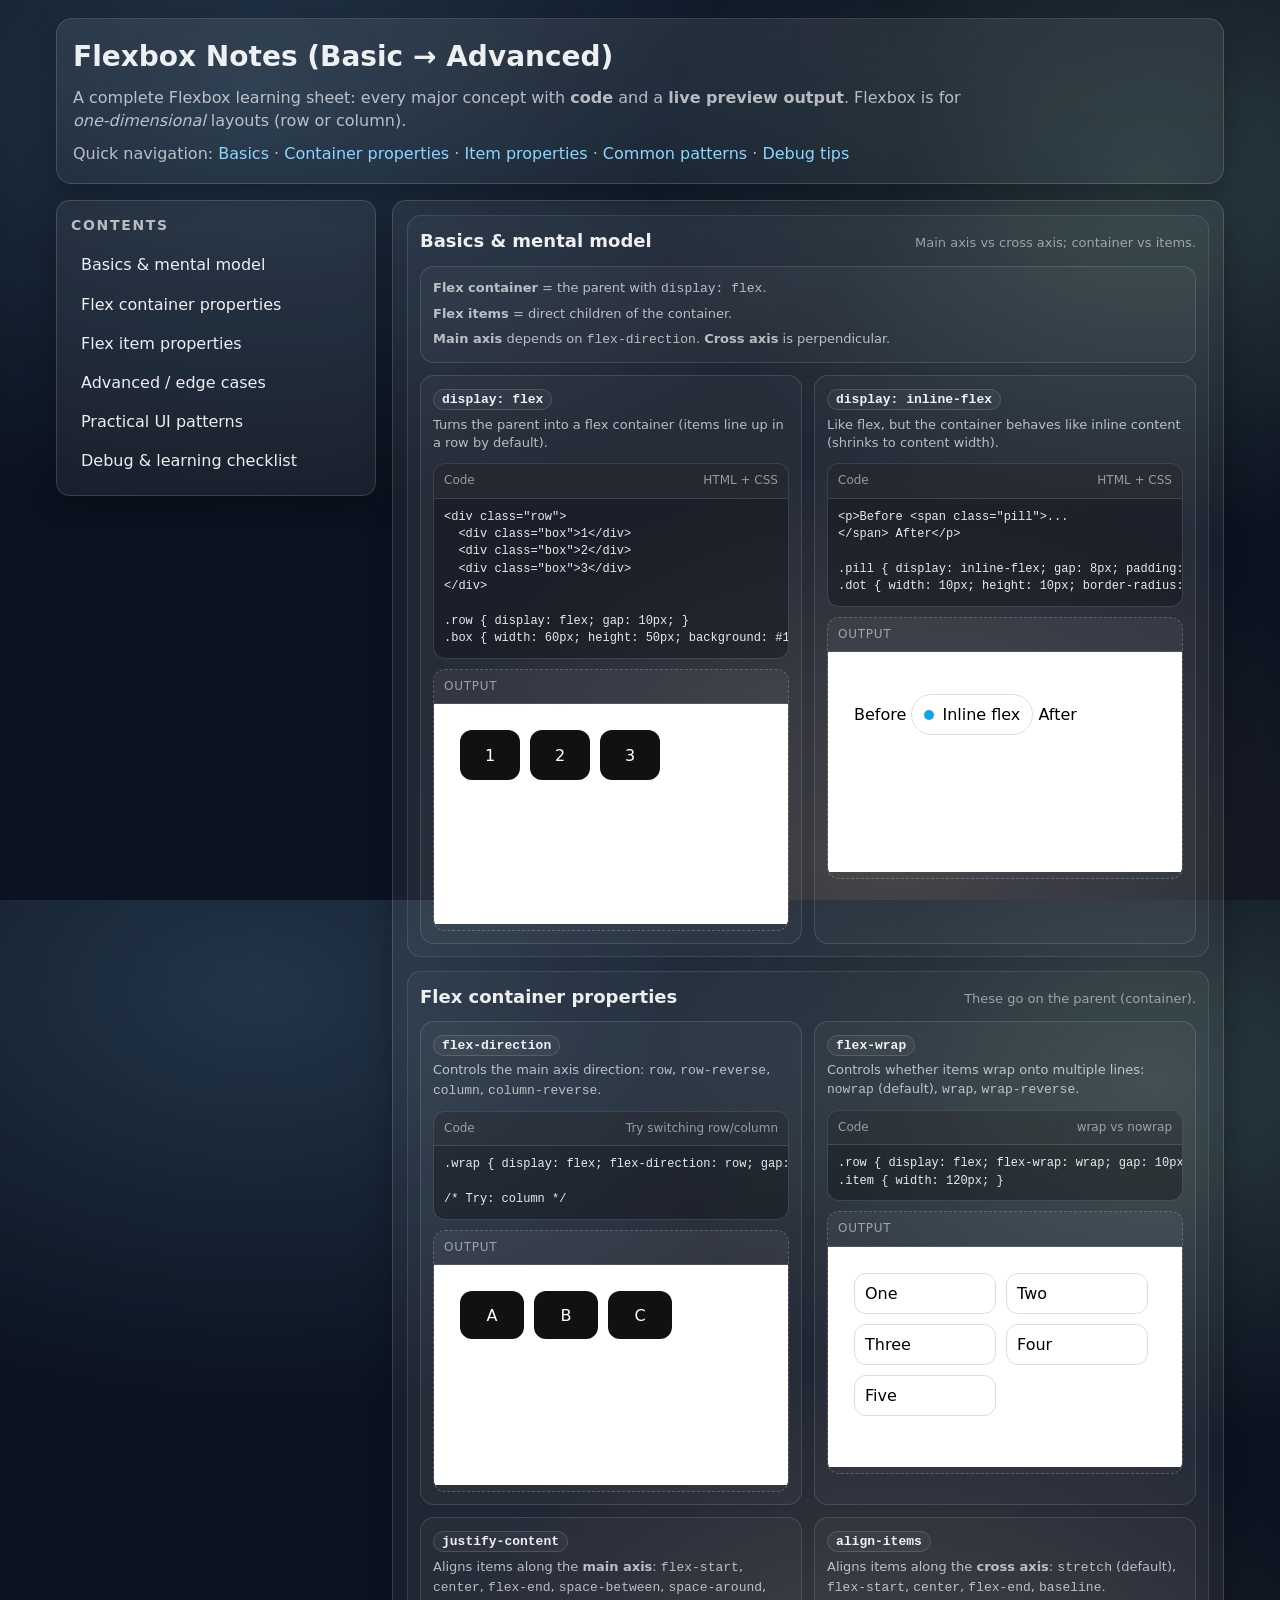
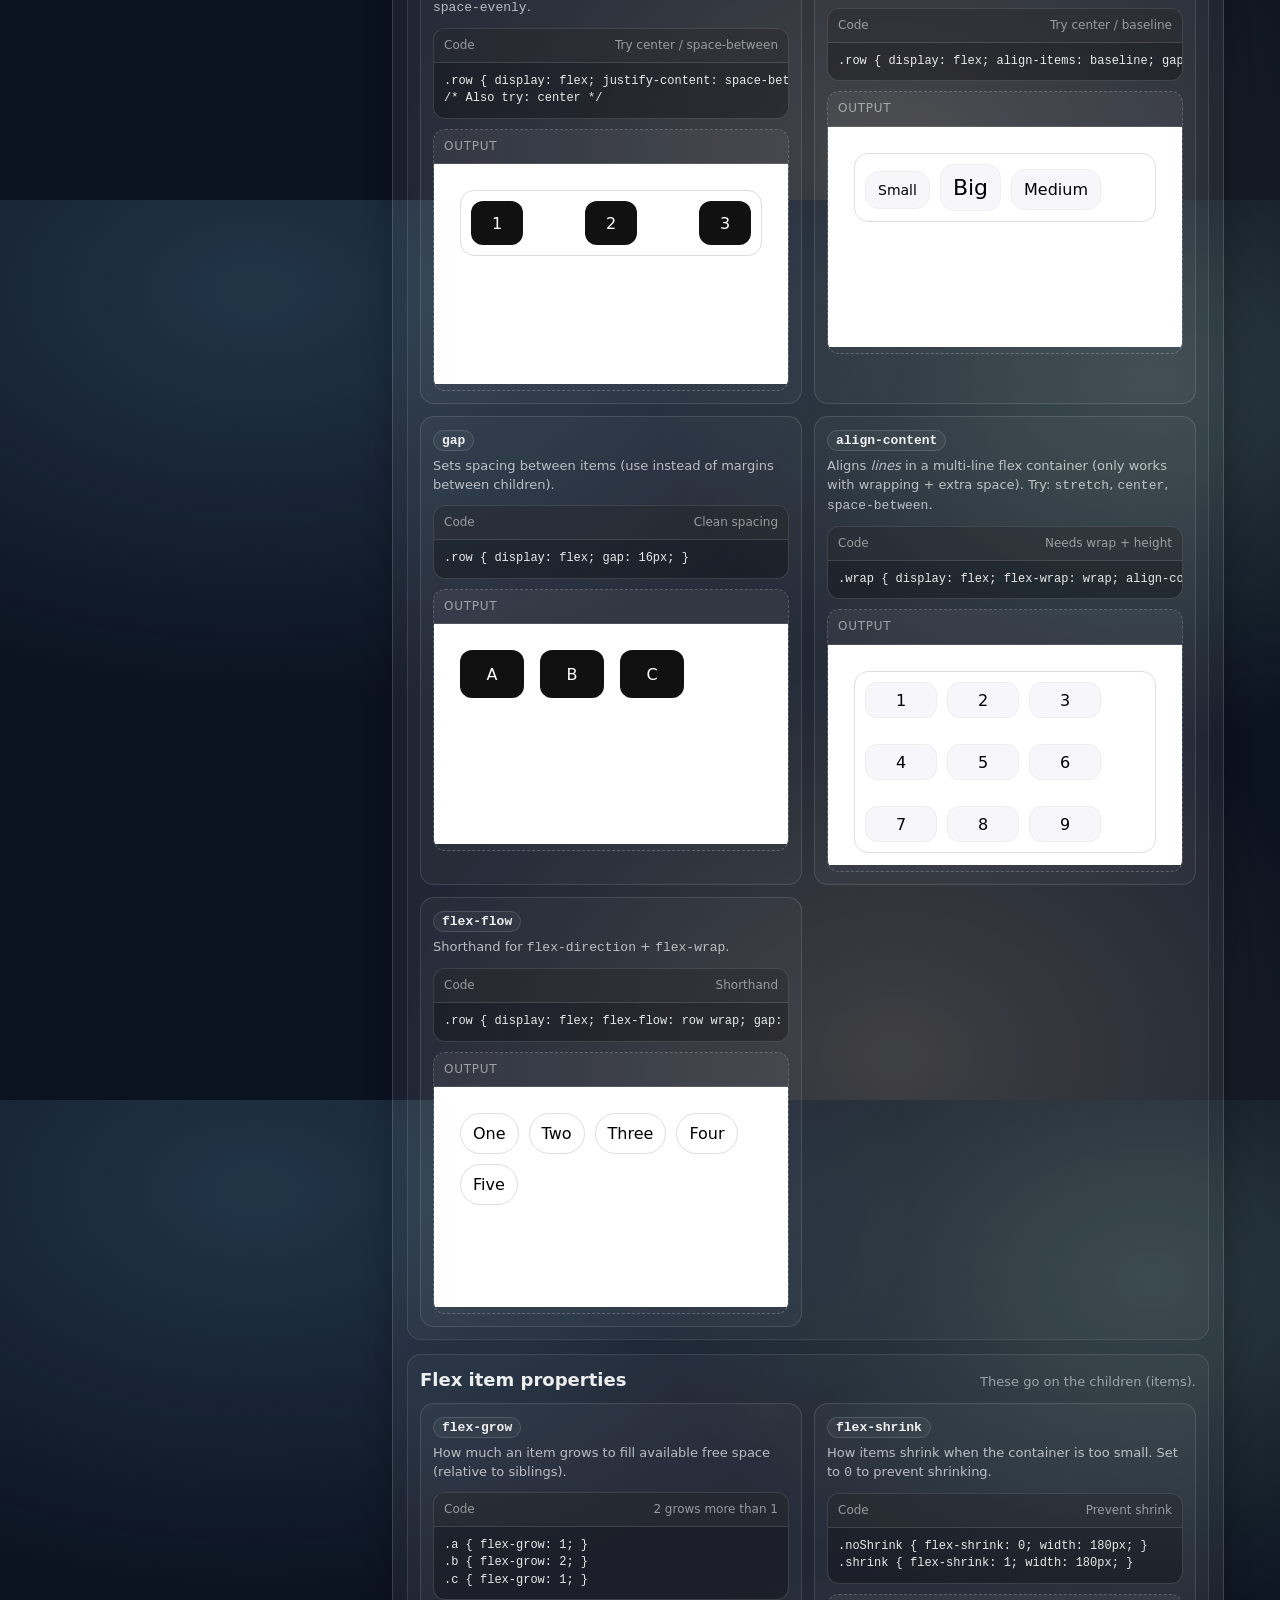
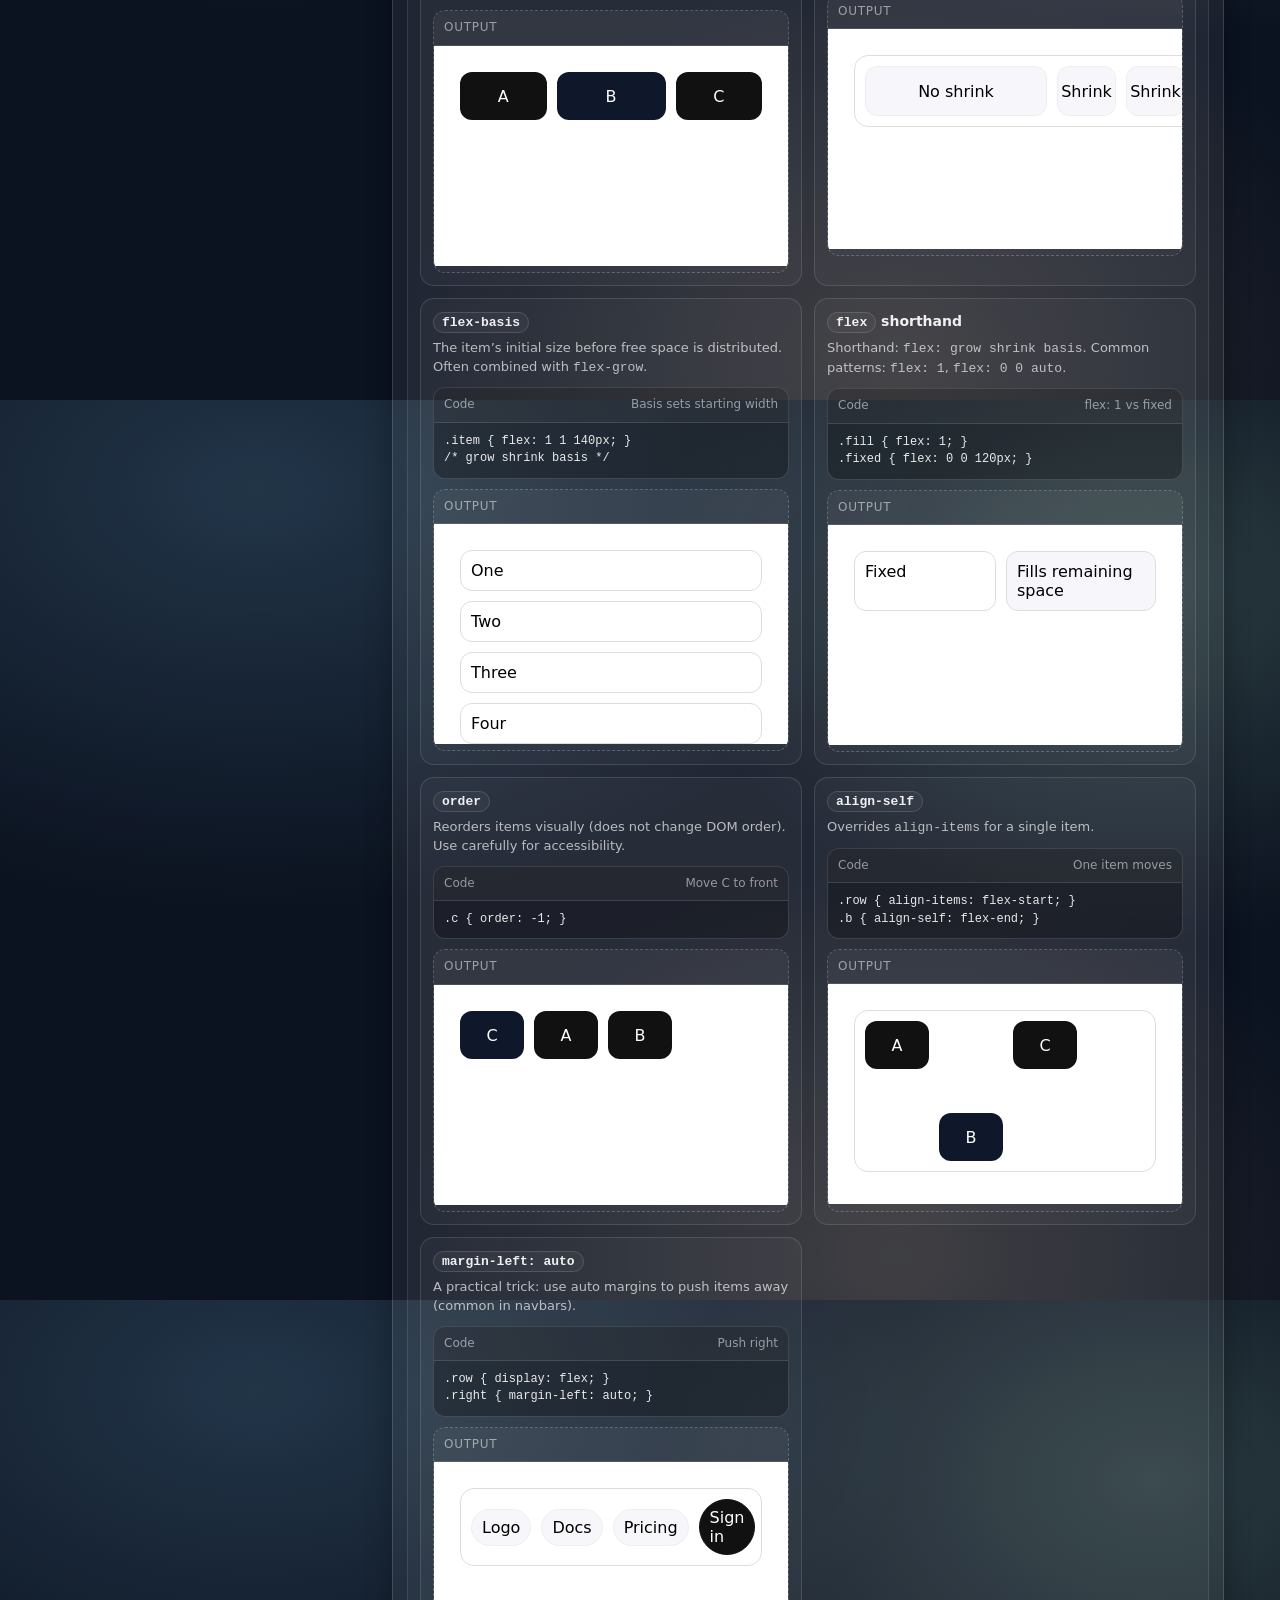
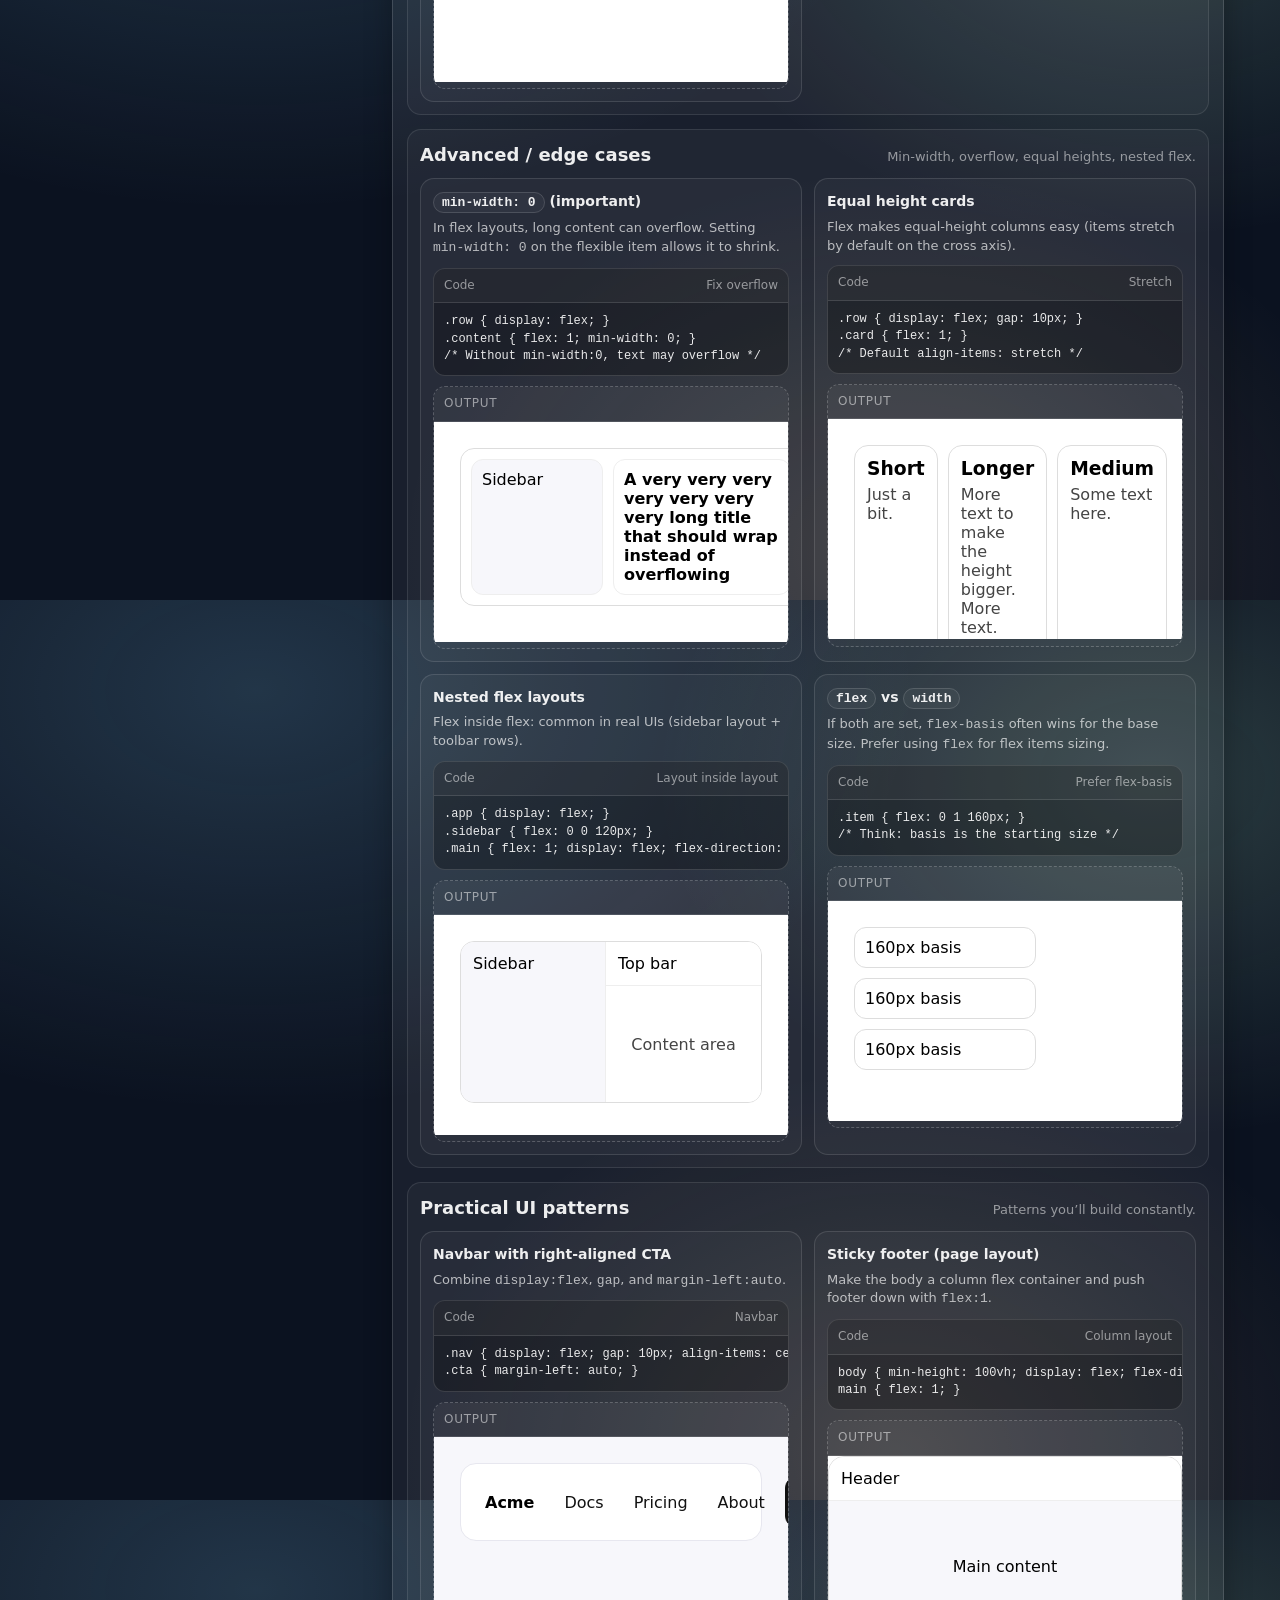
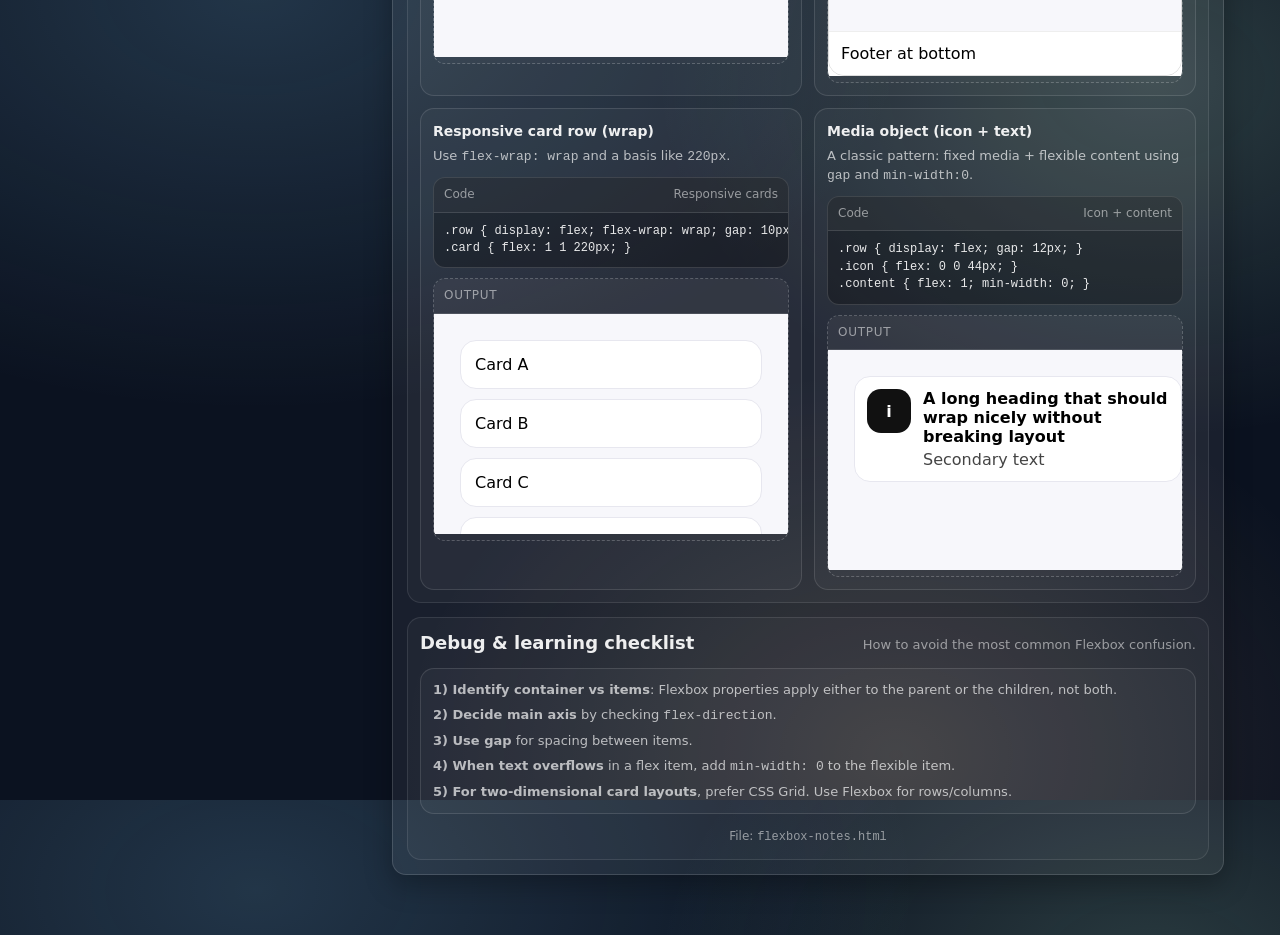
<file: frontend/css/flexbox-notes.html>
<!doctype html>
<html lang="en">
<head>
  <meta charset="utf-8" />
  <meta name="viewport" content="width=device-width, initial-scale=1" />
  <title>Flexbox Notes (Basic → Advanced)</title>
  <style>
    :root {
      --bg: #0b1220;
      --panel: rgba(255,255,255,.06);
      --panel2: rgba(255,255,255,.08);
      --border: rgba(255,255,255,.14);
      --text: rgba(255,255,255,.92);
      --muted: rgba(255,255,255,.68);
      --faint: rgba(255,255,255,.52);
      --link: #8bd5ff;
      --accent: #b7f7d1;
      --shadow: 0 10px 28px rgba(0,0,0,.28);
      --mono: ui-monospace, SFMono-Regular, Menlo, Monaco, Consolas, "Liberation Mono", "Courier New", monospace;
      --sans: ui-sans-serif, system-ui, -apple-system, Segoe UI, Roboto, Helvetica, Arial;
    }

    * { box-sizing: border-box; }
    html, body { height: 100%; }
    body {
      margin: 0;
      font-family: var(--sans);
      color: var(--text);
      line-height: 1.45;
      background:
        radial-gradient(1100px 700px at 20% 10%, rgba(139, 213, 255, 0.18), transparent 60%),
        radial-gradient(900px 650px at 90% 20%, rgba(183, 247, 209, 0.18), transparent 55%),
        radial-gradient(900px 700px at 70% 95%, rgba(255, 209, 154, 0.14), transparent 55%),
        var(--bg);
    }

    a { color: var(--link); text-decoration: none; }
    a:hover { text-decoration: underline; }

    .wrap { max-width: 1200px; margin: 0 auto; padding: 18px 16px 60px; }

    header.hero {
      border: 1px solid var(--border);
      background: linear-gradient(180deg, rgba(255,255,255,.08), rgba(255,255,255,.04));
      border-radius: 16px;
      padding: 18px 16px;
      box-shadow: var(--shadow);
    }

    .hero h1 { margin: 0 0 8px; font-size: 28px; }
    .hero p { margin: 0; color: var(--muted); max-width: 90ch; }

    .grid { display: grid; grid-template-columns: 320px 1fr; gap: 16px; margin-top: 16px; align-items: start; }
    @media (max-width: 980px) { .grid { grid-template-columns: 1fr; } }

    nav.toc {
      position: sticky;
      top: 16px;
      border: 1px solid var(--border);
      background: var(--panel);
      border-radius: 14px;
      padding: 14px;
      box-shadow: var(--shadow);
    }

    nav.toc h2 { margin: 0 0 10px; font-size: 14px; letter-spacing: .12em; text-transform: uppercase; color: var(--muted); }
    .toc a { display: block; padding: 8px 10px; border-radius: 10px; color: var(--text); }
    .toc a:hover { background: rgba(255,255,255,.08); text-decoration: none; }

    main {
      border: 1px solid var(--border);
      background: var(--panel);
      border-radius: 14px;
      padding: 14px;
      box-shadow: var(--shadow);
    }

    section.block {
      padding: 12px;
      border: 1px solid rgba(255,255,255,.10);
      border-radius: 14px;
      background: rgba(255,255,255,.03);
      margin-bottom: 14px;
    }

    section.block:last-child { margin-bottom: 0; }

    .block > header { display: flex; justify-content: space-between; gap: 12px; align-items: baseline; margin-bottom: 10px; }
    .block h2 { margin: 0; font-size: 18px; }
    .hint { margin: 0; color: var(--faint); font-size: 13px; }

    .demos { display: grid; grid-template-columns: repeat(2, minmax(0, 1fr)); gap: 12px; }
    @media (max-width: 820px) { .demos { grid-template-columns: 1fr; } }

    article.demo {
      border: 1px solid rgba(255,255,255,.12);
      background: rgba(255,255,255,.03);
      border-radius: 14px;
      padding: 12px;
    }

    .demo h3 { margin: 0 0 6px; font-size: 14px; }
    .demo h3 code { font-family: var(--mono); font-size: 13px; padding: 2px 8px; border: 1px solid rgba(255,255,255,.14); border-radius: 999px; background: rgba(255,255,255,.04); }
    .demo p { margin: 0 0 10px; color: var(--muted); font-size: 13px; }

    .code {
      border: 1px solid rgba(255,255,255,.14);
      border-radius: 12px;
      background: rgba(0,0,0,.28);
      overflow: hidden;
      margin-bottom: 10px;
    }

    .code .label {
      padding: 8px 10px;
      font-size: 12px;
      color: var(--faint);
      border-bottom: 1px solid rgba(255,255,255,.12);
      background: rgba(255,255,255,.04);
      display: flex;
      justify-content: space-between;
      align-items: center;
      gap: 10px;
    }

    pre {
      margin: 0;
      padding: 10px;
      overflow: auto;
      font-family: var(--mono);
      font-size: 12px;
      line-height: 1.45;
      color: rgba(255,255,255,.9);
      white-space: pre;
    }

    .preview {
      border-radius: 12px;
      border: 1px dashed rgba(255,255,255,.22);
      background: rgba(255,255,255,.02);
      overflow: hidden;
    }

    .preview-head {
      padding: 8px 10px;
      font-size: 12px;
      color: var(--faint);
      letter-spacing: .06em;
      text-transform: uppercase;
      border-bottom: 1px solid rgba(255,255,255,.12);
      background: rgba(255,255,255,.03);
    }

    iframe {
      width: 100%;
      height: 220px;
      border: 0;
      background: #fff;
    }

    .note {
      border: 1px solid rgba(255,255,255,.12);
      background: rgba(255,255,255,.03);
      border-radius: 14px;
      padding: 12px;
      margin-top: 12px;
      color: var(--muted);
      font-size: 13px;
    }

    footer.page { margin-top: 14px; color: var(--faint); font-size: 12px; text-align: center; }

    @media print {
      body { background: #fff; color: #000; }
      nav.toc { position: static; }
      header.hero, nav.toc, main, section.block, article.demo, .code { box-shadow: none; }
      header.hero, nav.toc, main { background: #fff; }
      a { color: #000; text-decoration: underline; }
      .code { background: #fff; }
      pre { color: #000; }
    }
  </style>
</head>
<body>
  <div class="wrap">
    <header class="hero">
      <h1>Flexbox Notes (Basic → Advanced)</h1>
      <p>A complete Flexbox learning sheet: every major concept with <strong>code</strong> and a <strong>live preview output</strong>. Flexbox is for <em>one-dimensional</em> layouts (row or column).</p>
      <p style="margin-top:10px; color: var(--muted);">Quick navigation: <a href="#basics">Basics</a> · <a href="#container">Container properties</a> · <a href="#items">Item properties</a> · <a href="#patterns">Common patterns</a> · <a href="#debug">Debug tips</a></p>
    </header>

    <div class="grid">
      <nav class="toc" aria-label="Table of contents">
        <h2>Contents</h2>
        <a href="#basics">Basics & mental model</a>
        <a href="#container">Flex container properties</a>
        <a href="#items">Flex item properties</a>
        <a href="#advanced">Advanced / edge cases</a>
        <a href="#patterns">Practical UI patterns</a>
        <a href="#debug">Debug & learning checklist</a>
      </nav>

      <main>
        <section class="block" id="basics">
          <header>
            <h2>Basics & mental model</h2>
            <p class="hint">Main axis vs cross axis; container vs items.</p>
          </header>

          <div class="note">
            <div><strong>Flex container</strong> = the parent with <code style="font-family: var(--mono);">display: flex</code>.</div>
            <div style="margin-top:6px;"><strong>Flex items</strong> = direct children of the container.</div>
            <div style="margin-top:6px;"><strong>Main axis</strong> depends on <code style="font-family: var(--mono);">flex-direction</code>. <strong>Cross axis</strong> is perpendicular.</div>
          </div>

          <div class="demos" style="margin-top: 12px;">
            <article class="demo">
              <h3><code>display: flex</code></h3>
              <p>Turns the parent into a flex container (items line up in a row by default).</p>
              <div class="code"><div class="label"><span>Code</span><span>HTML + CSS</span></div><pre>&lt;div class="row"&gt;
  &lt;div class="box"&gt;1&lt;/div&gt;
  &lt;div class="box"&gt;2&lt;/div&gt;
  &lt;div class="box"&gt;3&lt;/div&gt;
&lt;/div&gt;

.row { display: flex; gap: 10px; }
.box { width: 60px; height: 50px; background: #111; color: #fff; display: grid; place-items: center; border-radius: 12px; }</pre></div>
              <div class="preview"><div class="preview-head">Output</div><iframe data-demo></iframe></div>
              <template data-html>
<div class="row">
  <div class="box">1</div>
  <div class="box">2</div>
  <div class="box">3</div>
</div>
              </template>
              <template data-css>
.row { display: flex; gap: 10px; }
.box { width: 60px; height: 50px; background: #111; color: #fff; display: grid; place-items: center; border-radius: 12px; }
body { font-family: system-ui, -apple-system, Segoe UI, Roboto, Arial; padding: 18px; }
              </template>
            </article>

            <article class="demo">
              <h3><code>display: inline-flex</code></h3>
              <p>Like flex, but the container behaves like inline content (shrinks to content width).</p>
              <div class="code"><div class="label"><span>Code</span><span>HTML + CSS</span></div><pre>&lt;p&gt;Before &lt;span class="pill"&gt;...
&lt;/span&gt; After&lt;/p&gt;

.pill { display: inline-flex; gap: 8px; padding: 10px; border-radius: 999px; border: 1px solid #ddd; }
.dot { width: 10px; height: 10px; border-radius: 50%; background: #7ad6ff; }</pre></div>
              <div class="preview"><div class="preview-head">Output</div><iframe data-demo></iframe></div>
              <template data-html>
<p>Before <span class="pill"><span class="dot"></span><span>Inline flex</span></span> After</p>
              </template>
              <template data-css>
body { font-family: system-ui, -apple-system, Segoe UI, Roboto, Arial; padding: 18px; }
.pill { display: inline-flex; gap: 8px; padding: 10px 12px; border-radius: 999px; border: 1px solid #ddd; align-items: center; }
.dot { width: 10px; height: 10px; border-radius: 50%; background: #0ea5e9; }
              </template>
            </article>
          </div>
        </section>

        <section class="block" id="container">
          <header>
            <h2>Flex container properties</h2>
            <p class="hint">These go on the parent (container).</p>
          </header>

          <div class="demos">
            <article class="demo">
              <h3><code>flex-direction</code></h3>
              <p>Controls the main axis direction: <code style="font-family: var(--mono);">row</code>, <code style="font-family: var(--mono);">row-reverse</code>, <code style="font-family: var(--mono);">column</code>, <code style="font-family: var(--mono);">column-reverse</code>.</p>
              <div class="code"><div class="label"><span>Code</span><span>Try switching row/column</span></div><pre>.wrap { display: flex; flex-direction: row; gap: 10px; }

/* Try: column */</pre></div>
              <div class="preview"><div class="preview-head">Output</div><iframe data-demo></iframe></div>
              <template data-html>
<div class="wrap">
  <div class="box">A</div>
  <div class="box">B</div>
  <div class="box">C</div>
</div>
              </template>
              <template data-css>
body { font-family: system-ui, -apple-system, Segoe UI, Roboto, Arial; padding: 18px; }
.wrap { display: flex; flex-direction: row; gap: 10px; }
.box { width: 64px; height: 48px; background: #111; color: #fff; display: grid; place-items: center; border-radius: 12px; }
              </template>
            </article>

            <article class="demo">
              <h3><code>flex-wrap</code></h3>
              <p>Controls whether items wrap onto multiple lines: <code style="font-family: var(--mono);">nowrap</code> (default), <code style="font-family: var(--mono);">wrap</code>, <code style="font-family: var(--mono);">wrap-reverse</code>.</p>
              <div class="code"><div class="label"><span>Code</span><span>wrap vs nowrap</span></div><pre>.row { display: flex; flex-wrap: wrap; gap: 10px; }
.item { width: 120px; }</pre></div>
              <div class="preview"><div class="preview-head">Output</div><iframe data-demo></iframe></div>
              <template data-html>
<div class="row">
  <div class="item">One</div>
  <div class="item">Two</div>
  <div class="item">Three</div>
  <div class="item">Four</div>
  <div class="item">Five</div>
</div>
              </template>
              <template data-css>
body { font-family: system-ui, -apple-system, Segoe UI, Roboto, Arial; padding: 18px; }
.row { display: flex; flex-wrap: wrap; gap: 10px; }
.item { width: 120px; padding: 10px; border-radius: 12px; border: 1px solid #ddd; background: #fff; }
              </template>
            </article>

            <article class="demo">
              <h3><code>justify-content</code></h3>
              <p>Aligns items along the <strong>main axis</strong>: <code style="font-family: var(--mono);">flex-start</code>, <code style="font-family: var(--mono);">center</code>, <code style="font-family: var(--mono);">flex-end</code>, <code style="font-family: var(--mono);">space-between</code>, <code style="font-family: var(--mono);">space-around</code>, <code style="font-family: var(--mono);">space-evenly</code>.</p>
              <div class="code"><div class="label"><span>Code</span><span>Try center / space-between</span></div><pre>.row { display: flex; justify-content: space-between; }
/* Also try: center */</pre></div>
              <div class="preview"><div class="preview-head">Output</div><iframe data-demo></iframe></div>
              <template data-html>
<div class="row">
  <div class="box">1</div>
  <div class="box">2</div>
  <div class="box">3</div>
</div>
              </template>
              <template data-css>
body { font-family: system-ui, -apple-system, Segoe UI, Roboto, Arial; padding: 18px; }
.row { display: flex; justify-content: space-between; padding: 10px; border: 1px solid #ddd; border-radius: 14px; background: #fff; }
.box { width: 52px; height: 44px; background: #111; color: #fff; display: grid; place-items: center; border-radius: 12px; }
              </template>
            </article>

            <article class="demo">
              <h3><code>align-items</code></h3>
              <p>Aligns items along the <strong>cross axis</strong>: <code style="font-family: var(--mono);">stretch</code> (default), <code style="font-family: var(--mono);">flex-start</code>, <code style="font-family: var(--mono);">center</code>, <code style="font-family: var(--mono);">flex-end</code>, <code style="font-family: var(--mono);">baseline</code>.</p>
              <div class="code"><div class="label"><span>Code</span><span>Try center / baseline</span></div><pre>.row { display: flex; align-items: baseline; gap: 10px; }</pre></div>
              <div class="preview"><div class="preview-head">Output</div><iframe data-demo></iframe></div>
              <template data-html>
<div class="row">
  <div class="chip" style="font-size: 14px;">Small</div>
  <div class="chip" style="font-size: 22px;">Big</div>
  <div class="chip" style="font-size: 16px;">Medium</div>
</div>
              </template>
              <template data-css>
body { font-family: system-ui, -apple-system, Segoe UI, Roboto, Arial; padding: 18px; }
.row { display: flex; align-items: baseline; gap: 10px; padding: 10px; border-radius: 14px; border: 1px solid #ddd; background: #fff; }
.chip { padding: 10px 12px; border-radius: 14px; border: 1px solid #eee; background: #f7f7fb; }
              </template>
            </article>

            <article class="demo">
              <h3><code>gap</code></h3>
              <p>Sets spacing between items (use instead of margins between children).</p>
              <div class="code"><div class="label"><span>Code</span><span>Clean spacing</span></div><pre>.row { display: flex; gap: 16px; }</pre></div>
              <div class="preview"><div class="preview-head">Output</div><iframe data-demo></iframe></div>
              <template data-html>
<div class="row">
  <div class="box">A</div>
  <div class="box">B</div>
  <div class="box">C</div>
</div>
              </template>
              <template data-css>
body { font-family: system-ui, -apple-system, Segoe UI, Roboto, Arial; padding: 18px; }
.row { display: flex; gap: 16px; }
.box { width: 64px; height: 48px; background: #111; color: #fff; display: grid; place-items: center; border-radius: 12px; }
              </template>
            </article>

            <article class="demo">
              <h3><code>align-content</code></h3>
              <p>Aligns <em>lines</em> in a multi-line flex container (only works with wrapping + extra space). Try: <code style="font-family: var(--mono);">stretch</code>, <code style="font-family: var(--mono);">center</code>, <code style="font-family: var(--mono);">space-between</code>.</p>
              <div class="code"><div class="label"><span>Code</span><span>Needs wrap + height</span></div><pre>.wrap { display: flex; flex-wrap: wrap; align-content: space-between; height: 160px; }</pre></div>
              <div class="preview"><div class="preview-head">Output</div><iframe data-demo></iframe></div>
              <template data-html>
<div class="wrap">
  <div class="cell">1</div><div class="cell">2</div><div class="cell">3</div>
  <div class="cell">4</div><div class="cell">5</div><div class="cell">6</div>
  <div class="cell">7</div><div class="cell">8</div><div class="cell">9</div>
</div>
              </template>
              <template data-css>
body { font-family: system-ui, -apple-system, Segoe UI, Roboto, Arial; padding: 18px; }
.wrap { display: flex; flex-wrap: wrap; align-content: space-between; gap: 10px; height: 160px; padding: 10px; border-radius: 14px; border: 1px solid #ddd; background: #fff; }
.cell { width: 70px; height: 34px; border-radius: 12px; border: 1px solid #eee; background: #f7f7fb; display: grid; place-items: center; }
              </template>
            </article>

            <article class="demo">
              <h3><code>flex-flow</code></h3>
              <p>Shorthand for <code style="font-family: var(--mono);">flex-direction</code> + <code style="font-family: var(--mono);">flex-wrap</code>.</p>
              <div class="code"><div class="label"><span>Code</span><span>Shorthand</span></div><pre>.row { display: flex; flex-flow: row wrap; gap: 10px; }</pre></div>
              <div class="preview"><div class="preview-head">Output</div><iframe data-demo></iframe></div>
              <template data-html>
<div class="row">
  <div class="pill">One</div>
  <div class="pill">Two</div>
  <div class="pill">Three</div>
  <div class="pill">Four</div>
  <div class="pill">Five</div>
</div>
              </template>
              <template data-css>
body { font-family: system-ui, -apple-system, Segoe UI, Roboto, Arial; padding: 18px; }
.row { display: flex; flex-flow: row wrap; gap: 10px; }
.pill { padding: 10px 12px; border-radius: 999px; border: 1px solid #ddd; background: #fff; }
              </template>
            </article>
          </div>
        </section>

        <section class="block" id="items">
          <header>
            <h2>Flex item properties</h2>
            <p class="hint">These go on the children (items).</p>
          </header>

          <div class="demos">
            <article class="demo">
              <h3><code>flex-grow</code></h3>
              <p>How much an item grows to fill available free space (relative to siblings).</p>
              <div class="code"><div class="label"><span>Code</span><span>2 grows more than 1</span></div><pre>.a { flex-grow: 1; }
.b { flex-grow: 2; }
.c { flex-grow: 1; }</pre></div>
              <div class="preview"><div class="preview-head">Output</div><iframe data-demo></iframe></div>
              <template data-html>
<div class="row">
  <div class="box a">A</div>
  <div class="box b">B</div>
  <div class="box c">C</div>
</div>
              </template>
              <template data-css>
body { font-family: system-ui, -apple-system, Segoe UI, Roboto, Arial; padding: 18px; }
.row { display: flex; gap: 10px; }
.box { height: 48px; border-radius: 12px; display: grid; place-items: center; color: #fff; background: #111; min-width: 64px; }
.a { flex-grow: 1; }
.b { flex-grow: 2; background: #0f172a; }
.c { flex-grow: 1; }
              </template>
            </article>

            <article class="demo">
              <h3><code>flex-shrink</code></h3>
              <p>How items shrink when the container is too small. Set to <code style="font-family: var(--mono);">0</code> to prevent shrinking.</p>
              <div class="code"><div class="label"><span>Code</span><span>Prevent shrink</span></div><pre>.noShrink { flex-shrink: 0; width: 180px; }
.shrink { flex-shrink: 1; width: 180px; }</pre></div>
              <div class="preview"><div class="preview-head">Output</div><iframe data-demo></iframe></div>
              <template data-html>
<div class="row">
  <div class="card noShrink">No shrink</div>
  <div class="card shrink">Shrink</div>
  <div class="card shrink">Shrink</div>
</div>
              </template>
              <template data-css>
body { font-family: system-ui, -apple-system, Segoe UI, Roboto, Arial; padding: 18px; }
.row { display: flex; gap: 10px; width: 320px; border: 1px solid #ddd; border-radius: 14px; padding: 10px; background: #fff; }
.card { height: 48px; border-radius: 12px; border: 1px solid #eee; background: #f7f7fb; display: grid; place-items: center; }
.noShrink { flex-shrink: 0; width: 180px; }
.shrink { flex-shrink: 1; width: 180px; }
              </template>
            </article>

            <article class="demo">
              <h3><code>flex-basis</code></h3>
              <p>The item’s initial size before free space is distributed. Often combined with <code style="font-family: var(--mono);">flex-grow</code>.</p>
              <div class="code"><div class="label"><span>Code</span><span>Basis sets starting width</span></div><pre>.item { flex: 1 1 140px; }
/* grow shrink basis */</pre></div>
              <div class="preview"><div class="preview-head">Output</div><iframe data-demo></iframe></div>
              <template data-html>
<div class="row">
  <div class="item">One</div>
  <div class="item">Two</div>
  <div class="item">Three</div>
  <div class="item">Four</div>
</div>
              </template>
              <template data-css>
body { font-family: system-ui, -apple-system, Segoe UI, Roboto, Arial; padding: 18px; }
.row { display: flex; gap: 10px; flex-wrap: wrap; }
.item { flex: 1 1 140px; padding: 10px; border-radius: 12px; border: 1px solid #ddd; background: #fff; }
              </template>
            </article>

            <article class="demo">
              <h3><code>flex</code> shorthand</h3>
              <p>Shorthand: <code style="font-family: var(--mono);">flex: grow shrink basis</code>. Common patterns: <code style="font-family: var(--mono);">flex: 1</code>, <code style="font-family: var(--mono);">flex: 0 0 auto</code>.</p>
              <div class="code"><div class="label"><span>Code</span><span>flex: 1 vs fixed</span></div><pre>.fill { flex: 1; }
.fixed { flex: 0 0 120px; }</pre></div>
              <div class="preview"><div class="preview-head">Output</div><iframe data-demo></iframe></div>
              <template data-html>
<div class="row">
  <div class="fixed">Fixed</div>
  <div class="fill">Fills remaining space</div>
</div>
              </template>
              <template data-css>
body { font-family: system-ui, -apple-system, Segoe UI, Roboto, Arial; padding: 18px; }
.row { display: flex; gap: 10px; }
.fixed { flex: 0 0 120px; padding: 10px; border-radius: 12px; border: 1px solid #ddd; background: #fff; }
.fill { flex: 1; padding: 10px; border-radius: 12px; border: 1px solid #ddd; background: #f7f7fb; }
              </template>
            </article>

            <article class="demo">
              <h3><code>order</code></h3>
              <p>Reorders items visually (does not change DOM order). Use carefully for accessibility.</p>
              <div class="code"><div class="label"><span>Code</span><span>Move C to front</span></div><pre>.c { order: -1; }</pre></div>
              <div class="preview"><div class="preview-head">Output</div><iframe data-demo></iframe></div>
              <template data-html>
<div class="row">
  <div class="box a">A</div>
  <div class="box b">B</div>
  <div class="box c">C</div>
</div>
              </template>
              <template data-css>
body { font-family: system-ui, -apple-system, Segoe UI, Roboto, Arial; padding: 18px; }
.row { display: flex; gap: 10px; }
.box { width: 64px; height: 48px; background: #111; color: #fff; display: grid; place-items: center; border-radius: 12px; }
.c { order: -1; background: #0f172a; }
              </template>
            </article>

            <article class="demo">
              <h3><code>align-self</code></h3>
              <p>Overrides <code style="font-family: var(--mono);">align-items</code> for a single item.</p>
              <div class="code"><div class="label"><span>Code</span><span>One item moves</span></div><pre>.row { align-items: flex-start; }
.b { align-self: flex-end; }</pre></div>
              <div class="preview"><div class="preview-head">Output</div><iframe data-demo></iframe></div>
              <template data-html>
<div class="row">
  <div class="box a">A</div>
  <div class="box b">B</div>
  <div class="box c">C</div>
</div>
              </template>
              <template data-css>
body { font-family: system-ui, -apple-system, Segoe UI, Roboto, Arial; padding: 18px; }
.row { display: flex; gap: 10px; align-items: flex-start; height: 140px; padding: 10px; border-radius: 14px; border: 1px solid #ddd; background: #fff; }
.box { width: 64px; height: 48px; background: #111; color: #fff; display: grid; place-items: center; border-radius: 12px; }
.b { align-self: flex-end; background: #0f172a; }
              </template>
            </article>

            <article class="demo">
              <h3><code>margin-left: auto</code></h3>
              <p>A practical trick: use auto margins to push items away (common in navbars).</p>
              <div class="code"><div class="label"><span>Code</span><span>Push right</span></div><pre>.row { display: flex; }
.right { margin-left: auto; }</pre></div>
              <div class="preview"><div class="preview-head">Output</div><iframe data-demo></iframe></div>
              <template data-html>
<div class="row">
  <div class="pill">Logo</div>
  <div class="pill">Docs</div>
  <div class="pill">Pricing</div>
  <div class="pill right">Sign in</div>
</div>
              </template>
              <template data-css>
body { font-family: system-ui, -apple-system, Segoe UI, Roboto, Arial; padding: 18px; }
.row { display: flex; gap: 10px; align-items: center; padding: 10px; border-radius: 14px; border: 1px solid #ddd; background: #fff; }
.pill { padding: 8px 10px; border-radius: 999px; border: 1px solid #eee; background: #f7f7fb; }
.right { margin-left: auto; background: #111; color: #fff; border-color: #111; }
              </template>
            </article>
          </div>
        </section>

        <section class="block" id="advanced">
          <header>
            <h2>Advanced / edge cases</h2>
            <p class="hint">Min-width, overflow, equal heights, nested flex.</p>
          </header>

          <div class="demos">
            <article class="demo">
              <h3><code>min-width: 0</code> (important)</h3>
              <p>In flex layouts, long content can overflow. Setting <code style="font-family: var(--mono);">min-width: 0</code> on the flexible item allows it to shrink.</p>
              <div class="code"><div class="label"><span>Code</span><span>Fix overflow</span></div><pre>.row { display: flex; }
.content { flex: 1; min-width: 0; }
/* Without min-width:0, text may overflow */</pre></div>
              <div class="preview"><div class="preview-head">Output</div><iframe data-demo></iframe></div>
              <template data-html>
<div class="row">
  <div class="side">Sidebar</div>
  <div class="content">
    <div class="title">A very very very very very very very long title that should wrap instead of overflowing</div>
  </div>
</div>
              </template>
              <template data-css>
body { font-family: system-ui, -apple-system, Segoe UI, Roboto, Arial; padding: 18px; }
.row { display: flex; gap: 10px; width: 320px; border-radius: 14px; border: 1px solid #ddd; padding: 10px; background: #fff; }
.side { flex: 0 0 110px; padding: 10px; border-radius: 12px; border: 1px solid #eee; background: #f7f7fb; }
.content { flex: 1; min-width: 0; padding: 10px; border-radius: 12px; border: 1px solid #eee; background: #fff; }
.title { font-weight: 800; }
              </template>
            </article>

            <article class="demo">
              <h3>Equal height cards</h3>
              <p>Flex makes equal-height columns easy (items stretch by default on the cross axis).</p>
              <div class="code"><div class="label"><span>Code</span><span>Stretch</span></div><pre>.row { display: flex; gap: 10px; }
.card { flex: 1; }
/* Default align-items: stretch */</pre></div>
              <div class="preview"><div class="preview-head">Output</div><iframe data-demo></iframe></div>
              <template data-html>
<div class="row">
  <div class="card">
    <h3>Short</h3>
    <p>Just a bit.</p>
  </div>
  <div class="card">
    <h3>Longer</h3>
    <p>More text to make the height bigger. More text. More text.</p>
  </div>
  <div class="card">
    <h3>Medium</h3>
    <p>Some text here.</p>
  </div>
</div>
              </template>
              <template data-css>
body { font-family: system-ui, -apple-system, Segoe UI, Roboto, Arial; padding: 18px; }
.row { display: flex; gap: 10px; }
.card { flex: 1; border-radius: 14px; border: 1px solid #ddd; background: #fff; padding: 12px; }
.card h3 { margin: 0 0 6px; }
.card p { margin: 0; color: #444; }
              </template>
            </article>

            <article class="demo">
              <h3>Nested flex layouts</h3>
              <p>Flex inside flex: common in real UIs (sidebar layout + toolbar rows).</p>
              <div class="code"><div class="label"><span>Code</span><span>Layout inside layout</span></div><pre>.app { display: flex; }
.sidebar { flex: 0 0 120px; }
.main { flex: 1; display: flex; flex-direction: column; }</pre></div>
              <div class="preview"><div class="preview-head">Output</div><iframe data-demo></iframe></div>
              <template data-html>
<div class="app">
  <aside class="sidebar">Sidebar</aside>
  <div class="main">
    <div class="top">Top bar</div>
    <div class="content">Content area</div>
  </div>
</div>
              </template>
              <template data-css>
body { font-family: system-ui, -apple-system, Segoe UI, Roboto, Arial; padding: 18px; }
.app { display: flex; height: 160px; border-radius: 14px; border: 1px solid #ddd; overflow: hidden; background: #fff; }
.sidebar { flex: 0 0 120px; background: #f7f7fb; padding: 12px; border-right: 1px solid #eee; }
.main { flex: 1; display: flex; flex-direction: column; }
.top { padding: 12px; border-bottom: 1px solid #eee; background: #fff; }
.content { flex: 1; padding: 12px; background: #fff; display: grid; place-items: center; color: #444; }
              </template>
            </article>

            <article class="demo">
              <h3><code>flex</code> vs <code>width</code></h3>
              <p>If both are set, <code style="font-family: var(--mono);">flex-basis</code> often wins for the base size. Prefer using <code style="font-family: var(--mono);">flex</code> for flex items sizing.</p>
              <div class="code"><div class="label"><span>Code</span><span>Prefer flex-basis</span></div><pre>.item { flex: 0 1 160px; }
/* Think: basis is the starting size */</pre></div>
              <div class="preview"><div class="preview-head">Output</div><iframe data-demo></iframe></div>
              <template data-html>
<div class="row">
  <div class="item">160px basis</div>
  <div class="item">160px basis</div>
  <div class="item">160px basis</div>
</div>
              </template>
              <template data-css>
body { font-family: system-ui, -apple-system, Segoe UI, Roboto, Arial; padding: 18px; }
.row { display: flex; gap: 10px; flex-wrap: wrap; }
.item { flex: 0 1 160px; padding: 10px; border-radius: 12px; border: 1px solid #ddd; background: #fff; }
              </template>
            </article>
          </div>
        </section>

        <section class="block" id="patterns">
          <header>
            <h2>Practical UI patterns</h2>
            <p class="hint">Patterns you’ll build constantly.</p>
          </header>

          <div class="demos">
            <article class="demo">
              <h3>Navbar with right-aligned CTA</h3>
              <p>Combine <code style="font-family: var(--mono);">display:flex</code>, <code style="font-family: var(--mono);">gap</code>, and <code style="font-family: var(--mono);">margin-left:auto</code>.</p>
              <div class="code"><div class="label"><span>Code</span><span>Navbar</span></div><pre>.nav { display: flex; gap: 10px; align-items: center; }
.cta { margin-left: auto; }</pre></div>
              <div class="preview"><div class="preview-head">Output</div><iframe data-demo></iframe></div>
              <template data-html>
<header class="nav">
  <strong class="brand">Acme</strong>
  <a href="#">Docs</a>
  <a href="#">Pricing</a>
  <a href="#">About</a>
  <button class="cta" type="button">Sign in</button>
</header>
              </template>
              <template data-css>
body { font-family: system-ui, -apple-system, Segoe UI, Roboto, Arial; padding: 18px; background: #f7f7fb; }
.nav { display: flex; gap: 10px; align-items: center; padding: 12px 14px; border: 1px solid #e7e7ef; border-radius: 16px; background: #fff; }
.nav a { color: #111; text-decoration: none; padding: 8px 10px; border-radius: 10px; }
.nav a:hover { background: #f3f3f7; }
.brand { padding: 8px 10px; }
.cta { margin-left: auto; padding: 10px 12px; border-radius: 12px; border: 1px solid #111; background: #111; color: #fff; }
              </template>
            </article>

            <article class="demo">
              <h3>Sticky footer (page layout)</h3>
              <p>Make the body a column flex container and push footer down with <code style="font-family: var(--mono);">flex:1</code>.</p>
              <div class="code"><div class="label"><span>Code</span><span>Column layout</span></div><pre>body { min-height: 100vh; display: flex; flex-direction: column; }
main { flex: 1; }</pre></div>
              <div class="preview"><div class="preview-head">Output</div><iframe data-demo></iframe></div>
              <template data-html>
<div class="page">
  <header class="hdr">Header</header>
  <main class="main">Main content</main>
  <footer class="ftr">Footer at bottom</footer>
</div>
              </template>
              <template data-css>
* { box-sizing: border-box; }
body { margin: 0; font-family: system-ui, -apple-system, Segoe UI, Roboto, Arial; }
.page { min-height: 220px; display: flex; flex-direction: column; border: 1px solid #ddd; border-radius: 16px; overflow: hidden; }
.hdr, .ftr { padding: 12px; background: #fff; }
.hdr { border-bottom: 1px solid #eee; }
.main { flex: 1; padding: 12px; background: #f7f7fb; display: grid; place-items: center; }
.ftr { border-top: 1px solid #eee; }
              </template>
            </article>

            <article class="demo">
              <h3>Responsive card row (wrap)</h3>
              <p>Use <code style="font-family: var(--mono);">flex-wrap: wrap</code> and a basis like <code style="font-family: var(--mono);">220px</code>.</p>
              <div class="code"><div class="label"><span>Code</span><span>Responsive cards</span></div><pre>.row { display: flex; flex-wrap: wrap; gap: 10px; }
.card { flex: 1 1 220px; }</pre></div>
              <div class="preview"><div class="preview-head">Output</div><iframe data-demo></iframe></div>
              <template data-html>
<div class="row">
  <article class="card">Card A</article>
  <article class="card">Card B</article>
  <article class="card">Card C</article>
  <article class="card">Card D</article>
</div>
              </template>
              <template data-css>
body { font-family: system-ui, -apple-system, Segoe UI, Roboto, Arial; padding: 18px; background: #f7f7fb; }
.row { display: flex; flex-wrap: wrap; gap: 10px; }
.card { flex: 1 1 220px; padding: 14px; border-radius: 16px; border: 1px solid #e7e7ef; background: #fff; }
              </template>
            </article>

            <article class="demo">
              <h3>Media object (icon + text)</h3>
              <p>A classic pattern: fixed media + flexible content using <code style="font-family: var(--mono);">gap</code> and <code style="font-family: var(--mono);">min-width:0</code>.</p>
              <div class="code"><div class="label"><span>Code</span><span>Icon + content</span></div><pre>.row { display: flex; gap: 12px; }
.icon { flex: 0 0 44px; }
.content { flex: 1; min-width: 0; }</pre></div>
              <div class="preview"><div class="preview-head">Output</div><iframe data-demo></iframe></div>
              <template data-html>
<div class="row">
  <div class="icon">i</div>
  <div class="content">
    <div class="title">A long heading that should wrap nicely without breaking layout</div>
    <div class="sub">Secondary text</div>
  </div>
</div>
              </template>
              <template data-css>
body { font-family: system-ui, -apple-system, Segoe UI, Roboto, Arial; padding: 18px; background: #f7f7fb; }
.row { display: flex; gap: 12px; padding: 12px; border-radius: 16px; border: 1px solid #e7e7ef; background: #fff; align-items: flex-start; width: 100%; }
.icon { flex: 0 0 44px; height: 44px; border-radius: 14px; background: #111; color: #fff; display: grid; place-items: center; font-weight: 900; }
.content { flex: 1; min-width: 0; }
.title { font-weight: 900; }
.sub { margin-top: 4px; color: #444; }
              </template>
            </article>
          </div>
        </section>

        <section class="block" id="debug">
          <header>
            <h2>Debug & learning checklist</h2>
            <p class="hint">How to avoid the most common Flexbox confusion.</p>
          </header>

          <div class="note">
            <div><strong>1) Identify container vs items</strong>: Flexbox properties apply either to the parent or the children, not both.</div>
            <div style="margin-top:6px;"><strong>2) Decide main axis</strong> by checking <code style="font-family: var(--mono);">flex-direction</code>.</div>
            <div style="margin-top:6px;"><strong>3) Use gap</strong> for spacing between items.</div>
            <div style="margin-top:6px;"><strong>4) When text overflows</strong> in a flex item, add <code style="font-family: var(--mono);">min-width: 0</code> to the flexible item.</div>
            <div style="margin-top:6px;"><strong>5) For two-dimensional card layouts</strong>, prefer CSS Grid. Use Flexbox for rows/columns.</div>
          </div>

          <footer class="page">
            <p style="margin:0;">File: <code style="font-family: var(--mono);">flexbox-notes.html</code></p>
          </footer>
        </section>
      </main>
    </div>
  </div>

  <script>
    function renderDemos() {
      const iframes = document.querySelectorAll('iframe[data-demo]');
      for (const iframe of iframes) {
        const root = iframe.closest('article.demo');
        const html = root.querySelector('template[data-html]')?.innerHTML?.trim() ?? '';
        const css = root.querySelector('template[data-css]')?.innerHTML?.trim() ?? '';
        const doc = `<!doctype html>
<html lang="en">
<head>
  <meta charset="utf-8" />
  <meta name="viewport" content="width=device-width, initial-scale=1" />
  <style>${css}</style>
</head>
<body>
${html}
</body>
</html>`;
        iframe.srcdoc = doc;
      }
    }
    renderDemos();
  </script>
</body>
</html>
</file>
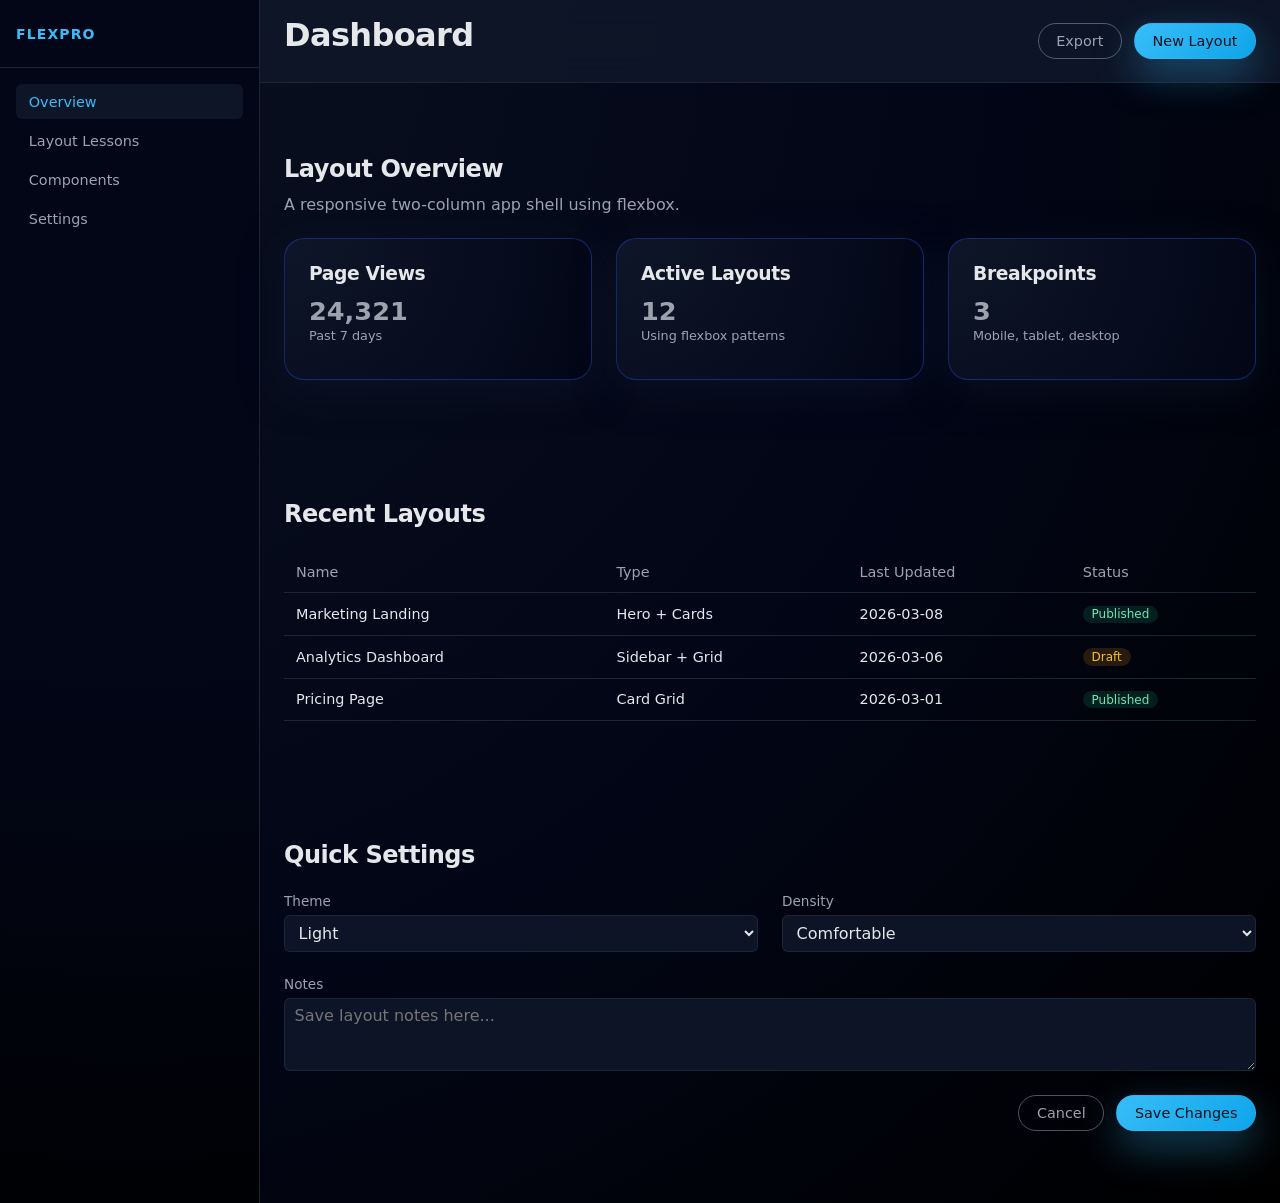
<file: frontend/dashboard-responsive-app/dashboard.html>
<!DOCTYPE html>
<!--
  FlexPro Responsive Dashboard
  - Demonstrates a two-column app shell (sidebar + main) using flexbox
  - Shows stat cards, data table, and settings form with responsive behavior
  - Shares the same CSS layers as the landing page (base, layout, components, responsive)
  - See html-css-flexbox-responsive-guide.md for a walkthrough of the structure
-->
<html lang="en">
  <head>
    <meta charset="UTF-8" />
    <meta name="viewport" content="width=device-width, initial-scale=1" />
    <title>FlexPro Dashboard</title>
    <link rel="stylesheet" href="assets/css/base.css" />
    <link rel="stylesheet" href="assets/css/layout.css" />
    <link rel="stylesheet" href="assets/css/components.css" />
    <link rel="stylesheet" href="assets/css/responsive.css" />
  </head>
  <body class="dashboard-body">
    <div class="dashboard-shell">
      <aside class="sidebar">
        <div class="sidebar-header">
          <span class="logo">FlexPro</span>
        </div>
        <nav class="sidebar-nav" aria-label="Dashboard navigation">
          <a href="#" class="sidebar-link sidebar-link--active">Overview</a>
          <a href="#" class="sidebar-link">Layout Lessons</a>
          <a href="#" class="sidebar-link">Components</a>
          <a href="#" class="sidebar-link">Settings</a>
        </nav>
      </aside>

      <div class="dashboard-main">
        <header class="topbar">
          <h1 class="topbar-title">Dashboard</h1>
          <div class="topbar-actions">
            <button class="btn btn-outline">Export</button>
            <button class="btn btn-primary">New Layout</button>
          </div>
        </header>

        <main class="dashboard-content">
          <section class="section">
            <header class="section-header section-header--compact">
              <h2>Layout Overview</h2>
              <p>A responsive two-column app shell using flexbox.</p>
            </header>
            <div class="card-grid">
              <article class="card stat-card">
                <h3>Page Views</h3>
                <p class="stat-card__value">24,321</p>
                <p class="stat-card__meta">Past 7 days</p>
              </article>
              <article class="card stat-card">
                <h3>Active Layouts</h3>
                <p class="stat-card__value">12</p>
                <p class="stat-card__meta">Using flexbox patterns</p>
              </article>
              <article class="card stat-card">
                <h3>Breakpoints</h3>
                <p class="stat-card__value">3</p>
                <p class="stat-card__meta">Mobile, tablet, desktop</p>
              </article>
            </div>
          </section>

          <section class="section">
            <header class="section-header section-header--compact">
              <h2>Recent Layouts</h2>
            </header>
            <div class="table-wrapper">
              <table class="table">
                <thead>
                  <tr>
                    <th>Name</th>
                    <th>Type</th>
                    <th>Last Updated</th>
                    <th>Status</th>
                  </tr>
                </thead>
                <tbody>
                  <tr>
                    <td>Marketing Landing</td>
                    <td>Hero + Cards</td>
                    <td>2026-03-08</td>
                    <td><span class="badge badge--success">Published</span></td>
                  </tr>
                  <tr>
                    <td>Analytics Dashboard</td>
                    <td>Sidebar + Grid</td>
                    <td>2026-03-06</td>
                    <td><span class="badge badge--warning">Draft</span></td>
                  </tr>
                  <tr>
                    <td>Pricing Page</td>
                    <td>Card Grid</td>
                    <td>2026-03-01</td>
                    <td><span class="badge badge--success">Published</span></td>
                  </tr>
                </tbody>
              </table>
            </div>
          </section>

          <section class="section">
            <header class="section-header section-header--compact">
              <h2>Quick Settings</h2>
            </header>
            <form class="form-grid">
              <div class="form-field">
                <label for="theme">Theme</label>
                <select id="theme" name="theme">
                  <option value="light">Light</option>
                  <option value="dark">Dark</option>
                </select>
              </div>
              <div class="form-field">
                <label for="density">Density</label>
                <select id="density" name="density">
                  <option value="comfortable">Comfortable</option>
                  <option value="compact">Compact</option>
                </select>
              </div>
              <div class="form-field form-field--full">
                <label for="notes">Notes</label>
                <textarea id="notes" name="notes" rows="3" placeholder="Save layout notes here..."></textarea>
              </div>
              <div class="form-actions">
                <button type="button" class="btn btn-outline">Cancel</button>
                <button type="submit" class="btn btn-primary">Save Changes</button>
              </div>
            </form>
          </section>
        </main>
      </div>
    </div>
  </body>
</html>
</file>
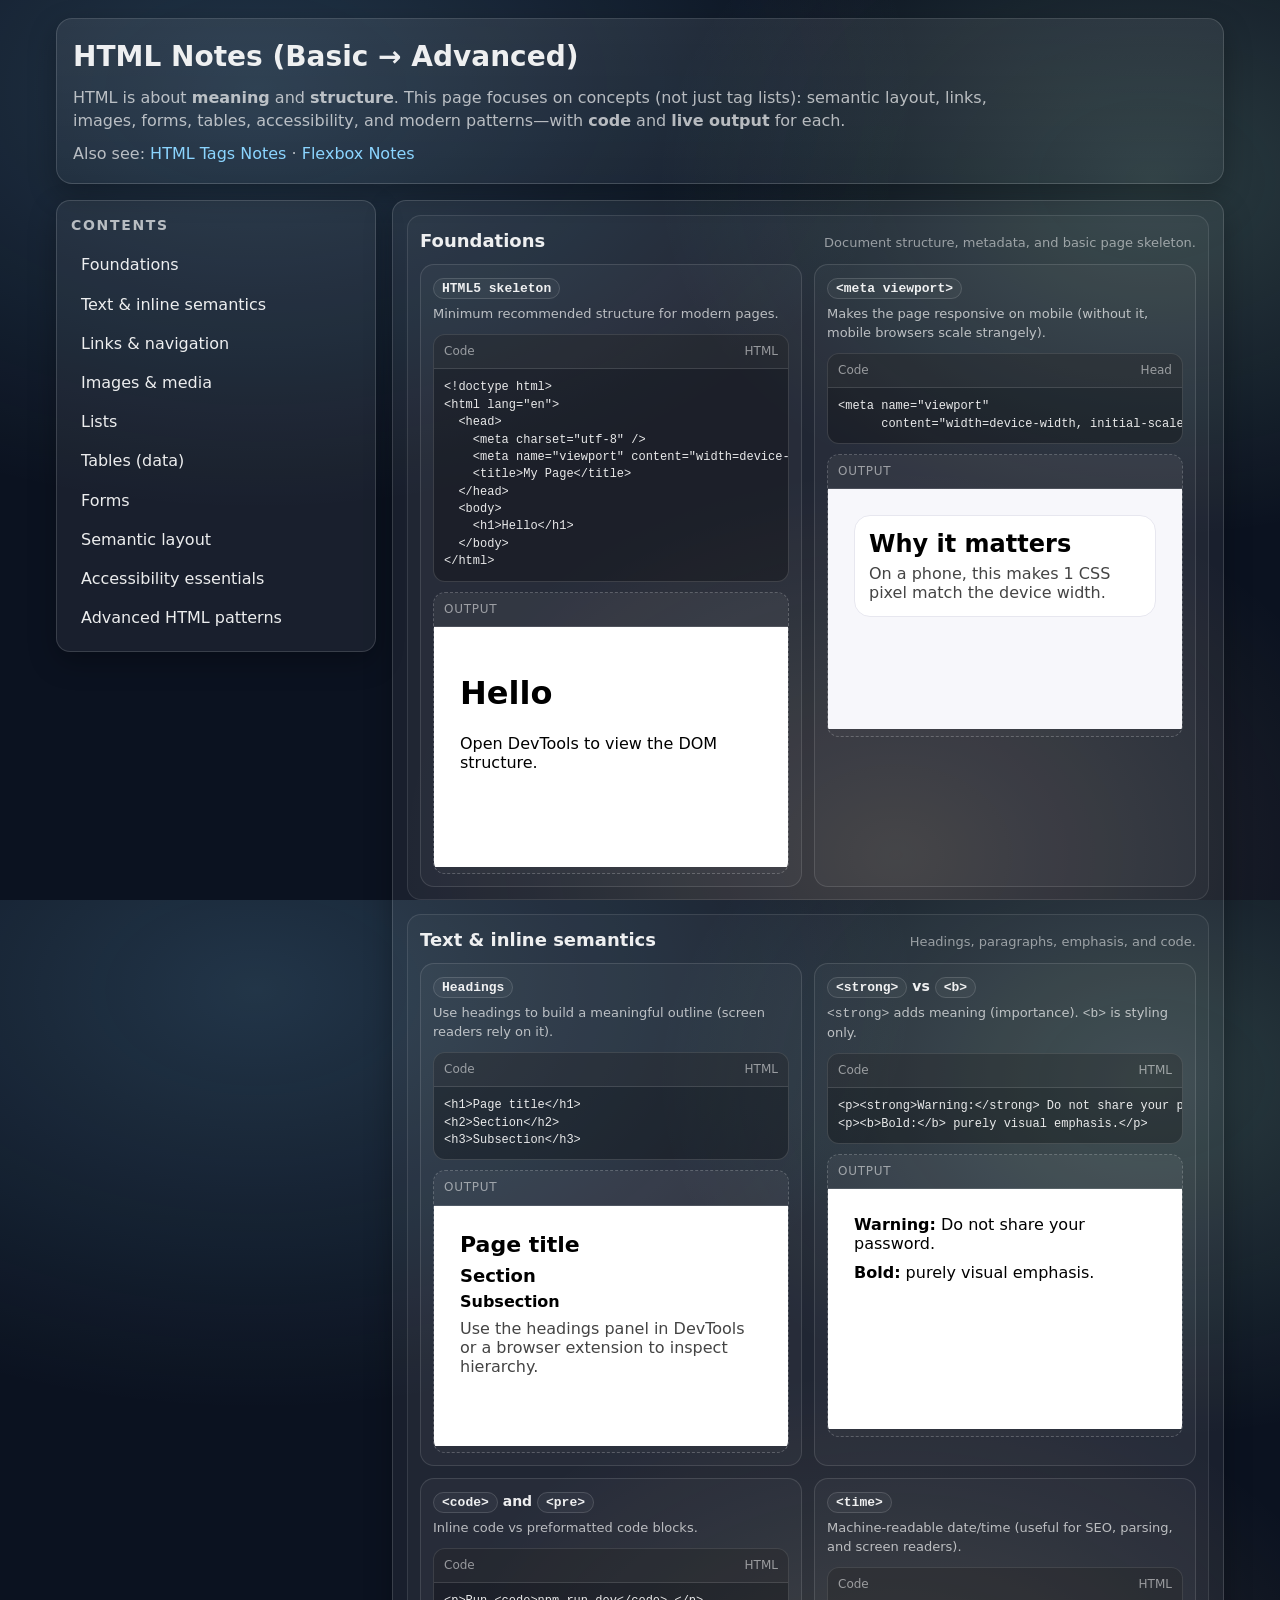
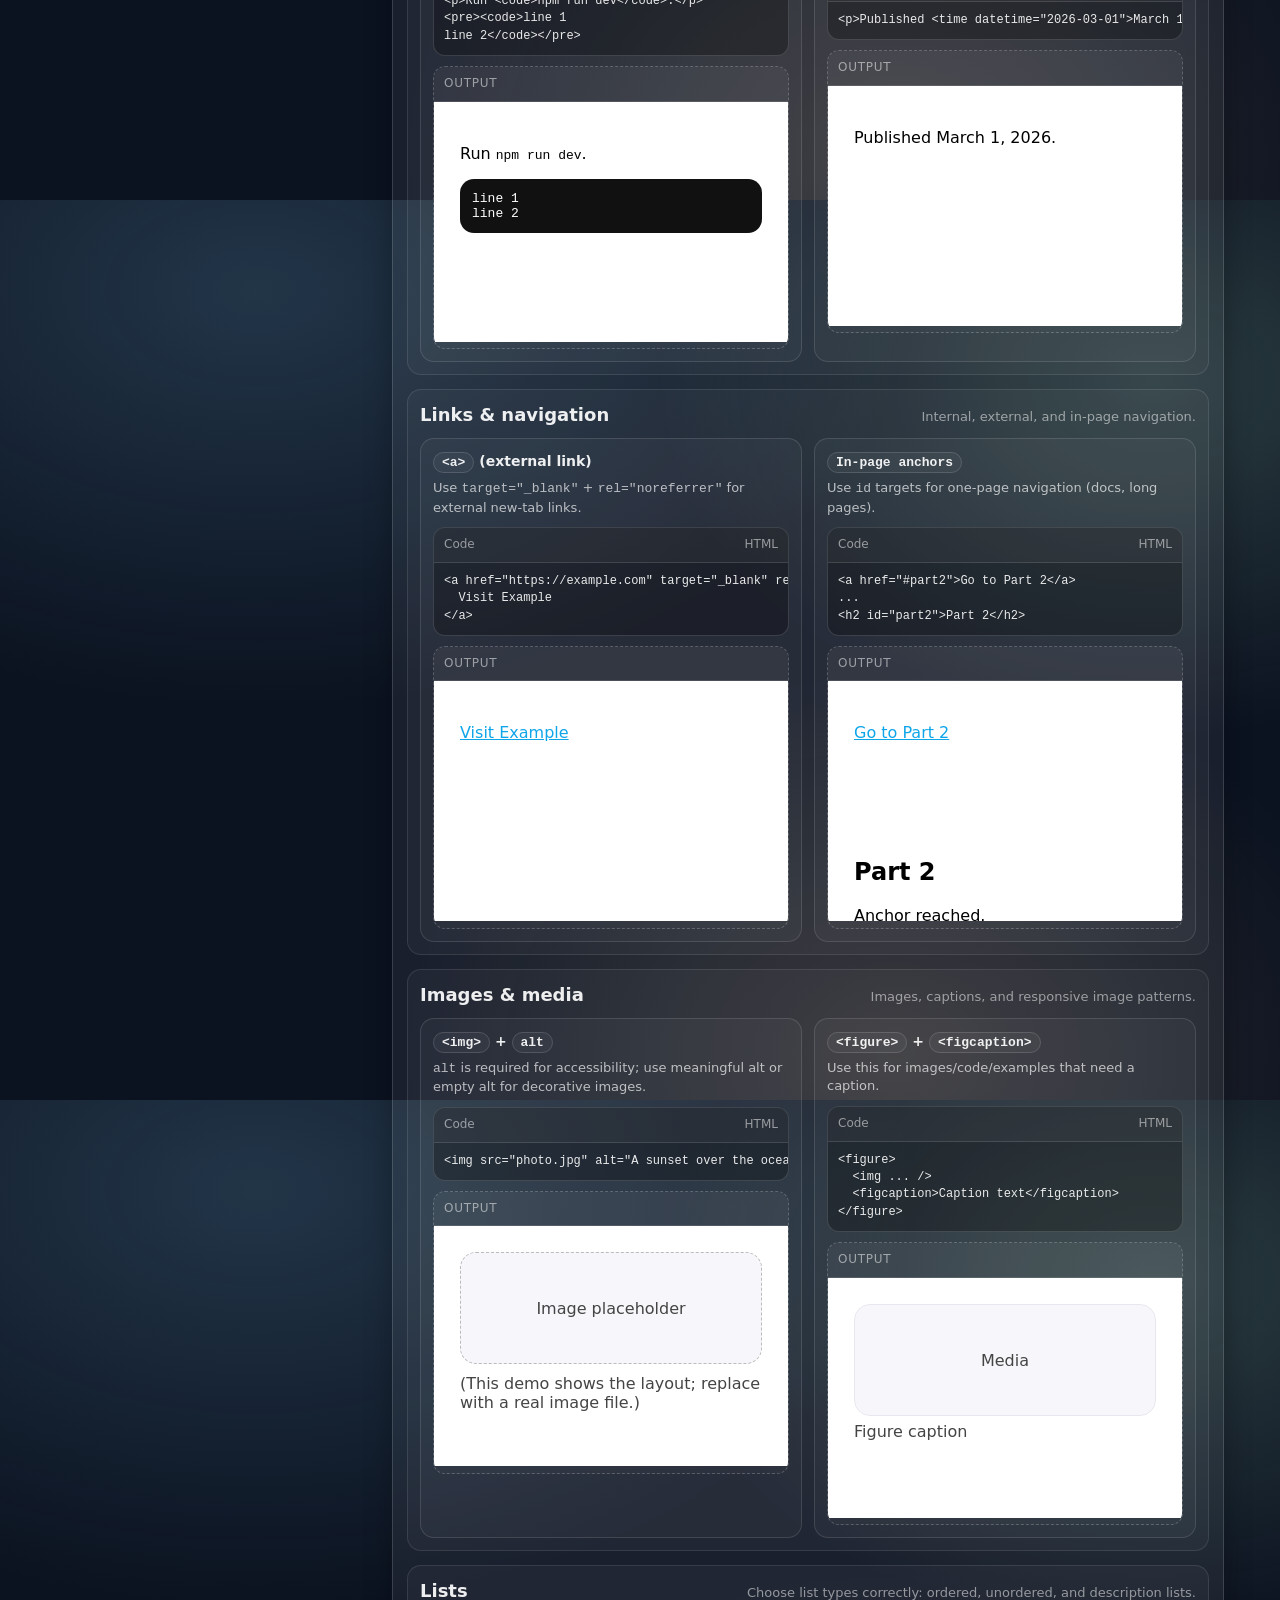
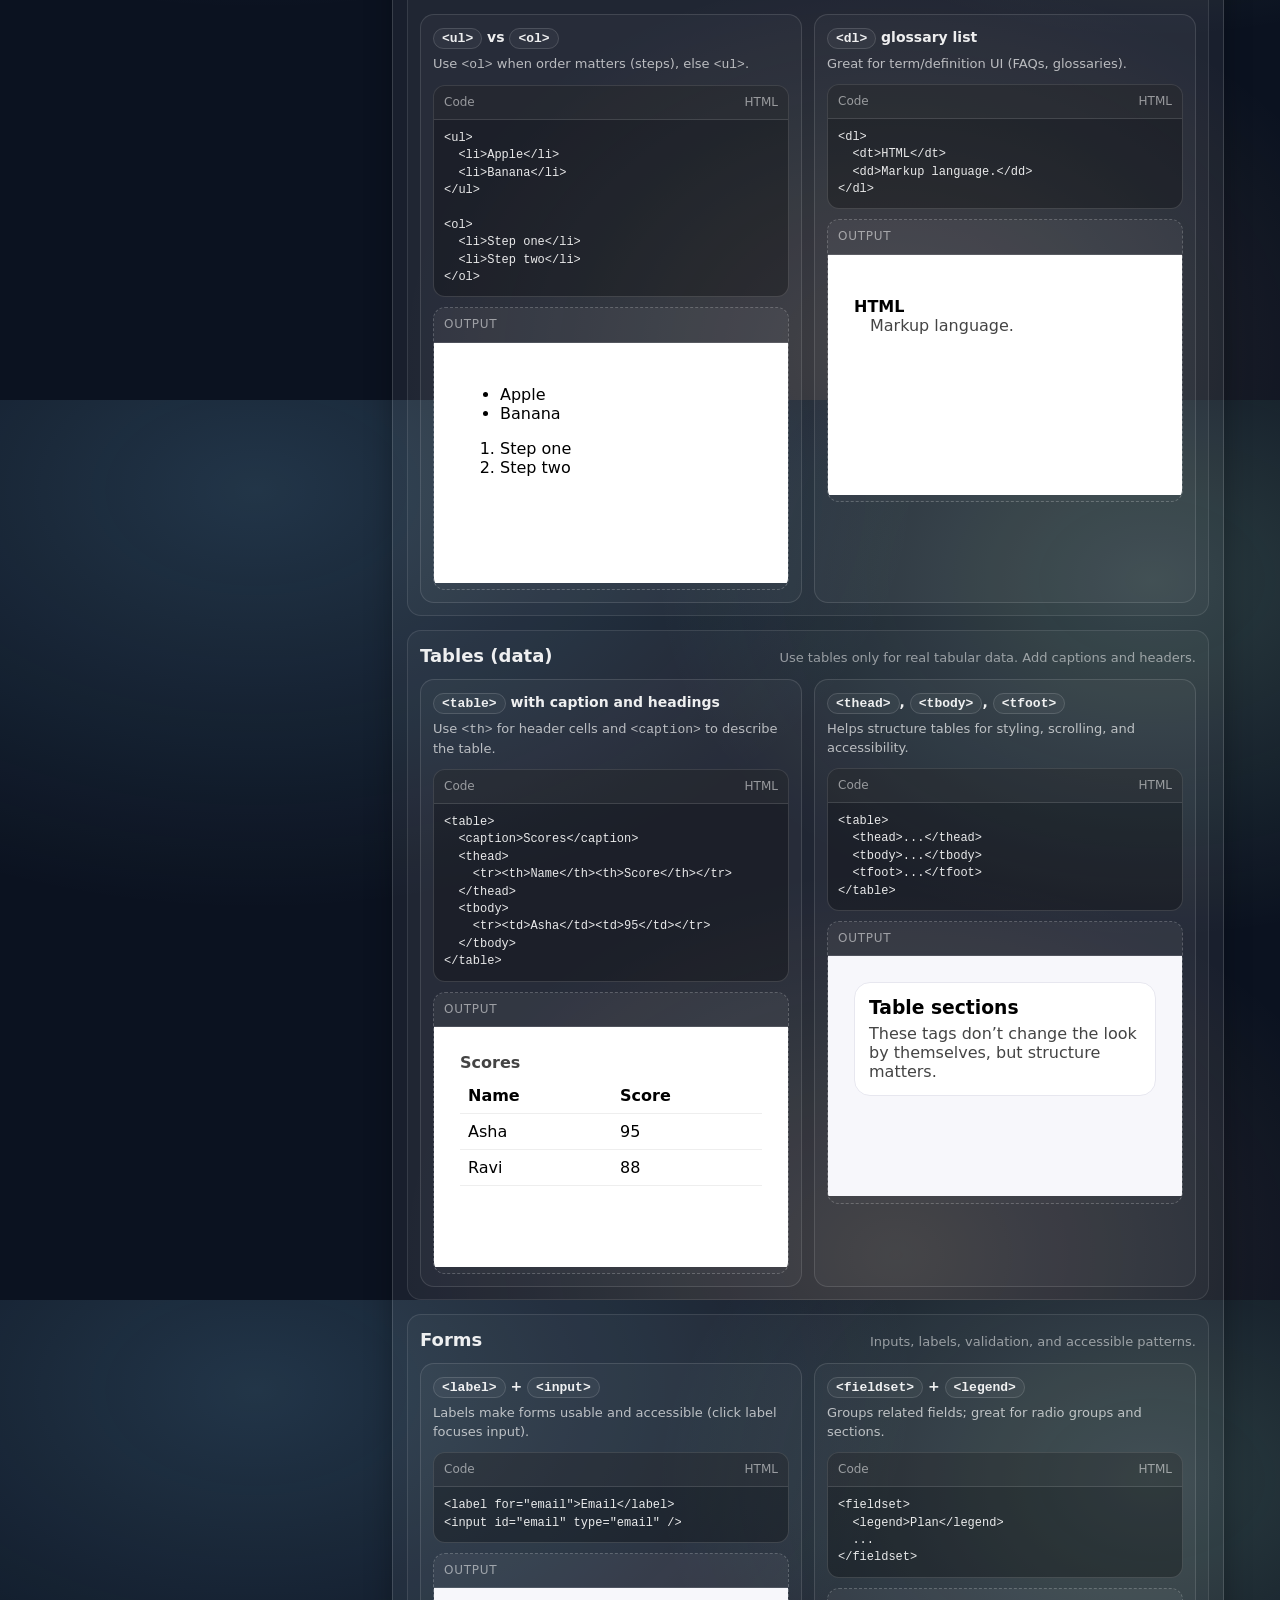
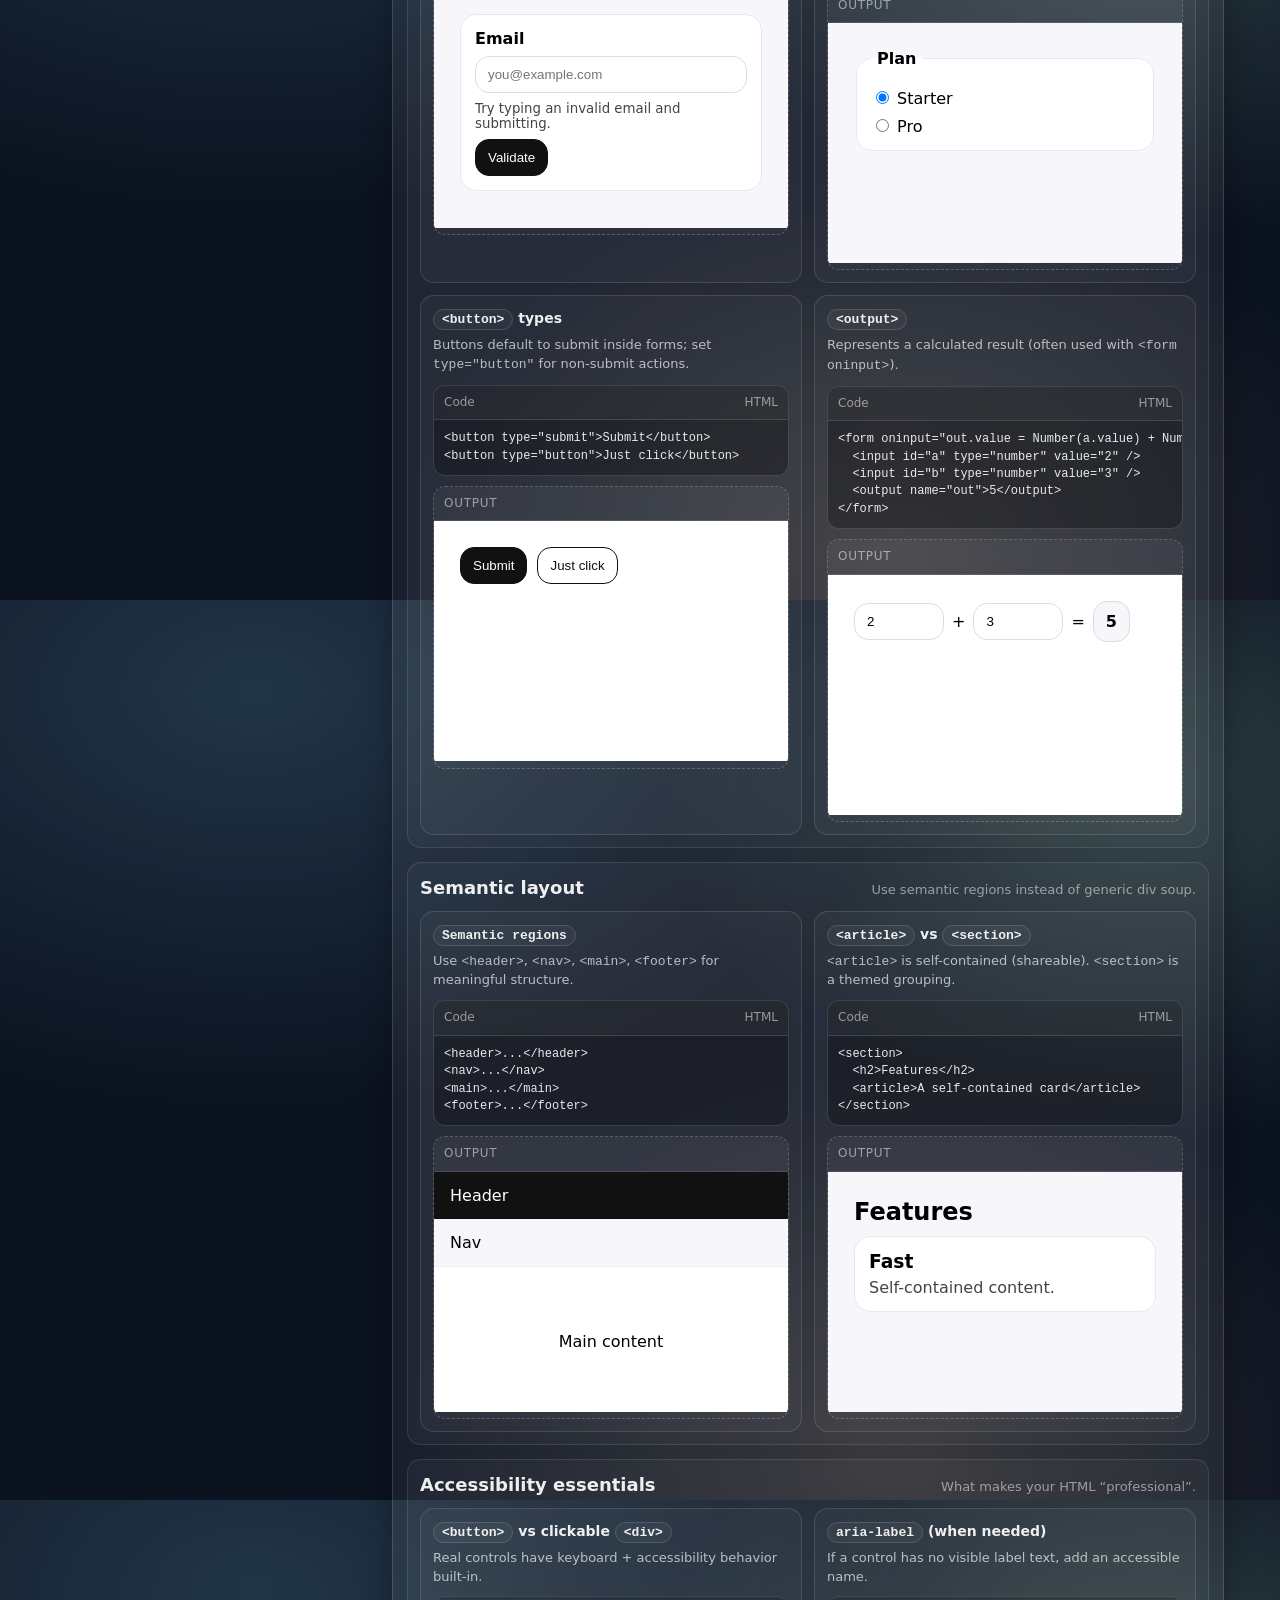
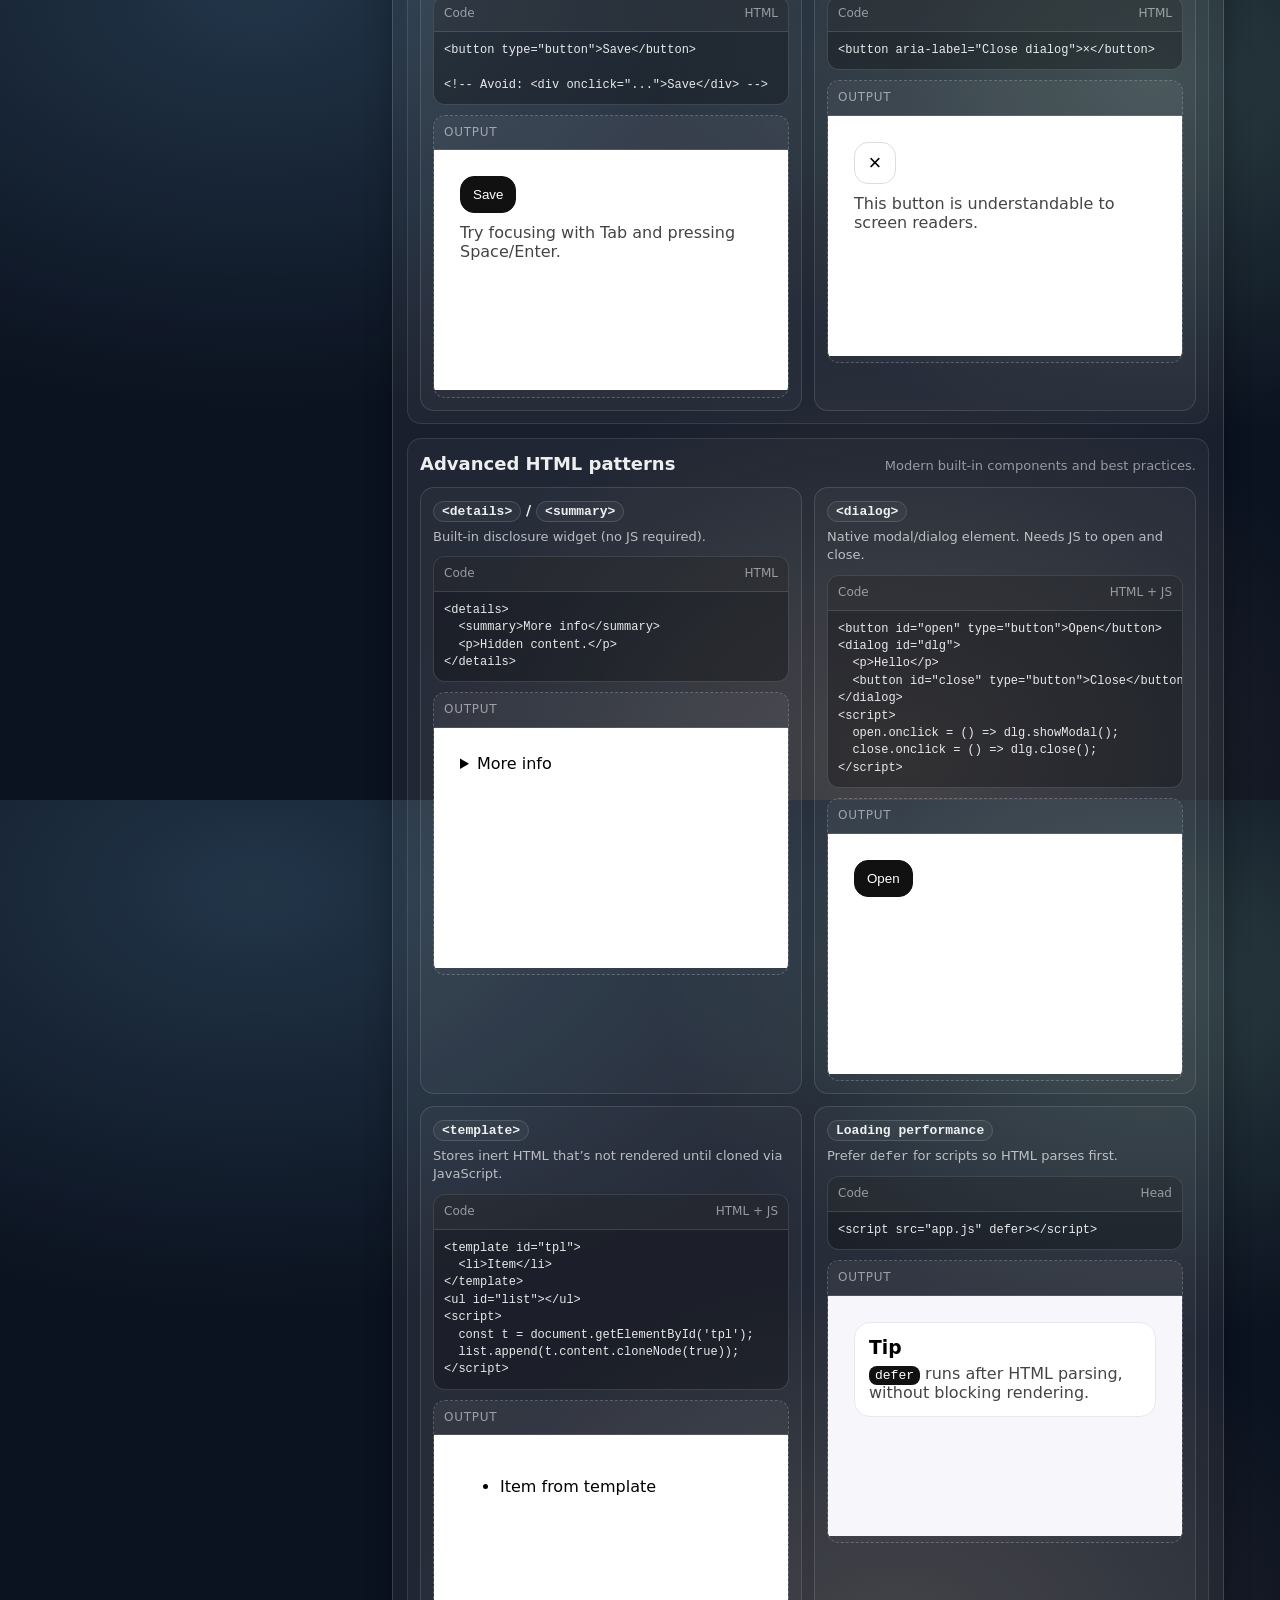
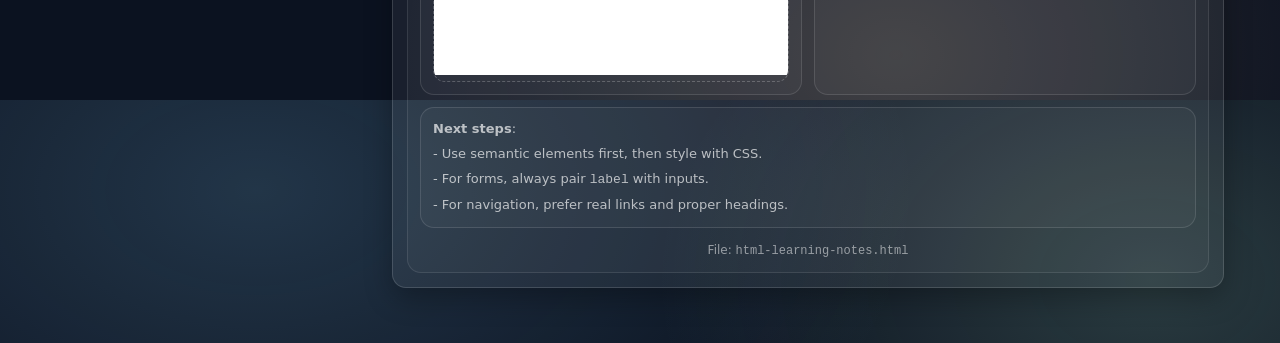
<file: frontend/html/html-learning-notes.html>
<!doctype html>
<html lang="en">
<head>
  <meta charset="utf-8" />
  <meta name="viewport" content="width=device-width, initial-scale=1" />
  <title>HTML Notes (Basic → Advanced)</title>
  <style>
    :root {
      --bg: #0b1220;
      --panel: rgba(255,255,255,.06);
      --panel2: rgba(255,255,255,.08);
      --border: rgba(255,255,255,.14);
      --text: rgba(255,255,255,.92);
      --muted: rgba(255,255,255,.68);
      --faint: rgba(255,255,255,.52);
      --link: #8bd5ff;
      --accent: #b7f7d1;
      --shadow: 0 10px 28px rgba(0,0,0,.28);
      --mono: ui-monospace, SFMono-Regular, Menlo, Monaco, Consolas, "Liberation Mono", "Courier New", monospace;
      --sans: ui-sans-serif, system-ui, -apple-system, Segoe UI, Roboto, Helvetica, Arial;
    }

    * { box-sizing: border-box; }
    html, body { height: 100%; }
    body {
      margin: 0;
      font-family: var(--sans);
      color: var(--text);
      line-height: 1.45;
      background:
        radial-gradient(1100px 700px at 20% 10%, rgba(139, 213, 255, 0.18), transparent 60%),
        radial-gradient(900px 650px at 90% 20%, rgba(183, 247, 209, 0.18), transparent 55%),
        radial-gradient(900px 700px at 70% 95%, rgba(255, 209, 154, 0.14), transparent 55%),
        var(--bg);
    }

    a { color: var(--link); text-decoration: none; }
    a:hover { text-decoration: underline; }

    .wrap { max-width: 1200px; margin: 0 auto; padding: 18px 16px 60px; }

    header.hero {
      border: 1px solid var(--border);
      background: linear-gradient(180deg, rgba(255,255,255,.08), rgba(255,255,255,.04));
      border-radius: 16px;
      padding: 18px 16px;
      box-shadow: var(--shadow);
    }

    .hero h1 { margin: 0 0 8px; font-size: 28px; }
    .hero p { margin: 0; color: var(--muted); max-width: 95ch; }

    .grid { display: grid; grid-template-columns: 320px 1fr; gap: 16px; margin-top: 16px; align-items: start; }
    @media (max-width: 980px) { .grid { grid-template-columns: 1fr; } }

    nav.toc {
      position: sticky;
      top: 16px;
      border: 1px solid var(--border);
      background: var(--panel);
      border-radius: 14px;
      padding: 14px;
      box-shadow: var(--shadow);
    }

    nav.toc h2 { margin: 0 0 10px; font-size: 14px; letter-spacing: .12em; text-transform: uppercase; color: var(--muted); }
    .toc a { display: block; padding: 8px 10px; border-radius: 10px; color: var(--text); }
    .toc a:hover { background: rgba(255,255,255,.08); text-decoration: none; }

    main {
      border: 1px solid var(--border);
      background: var(--panel);
      border-radius: 14px;
      padding: 14px;
      box-shadow: var(--shadow);
    }

    section.block {
      padding: 12px;
      border: 1px solid rgba(255,255,255,.10);
      border-radius: 14px;
      background: rgba(255,255,255,.03);
      margin-bottom: 14px;
    }

    section.block:last-child { margin-bottom: 0; }

    .block > header { display: flex; justify-content: space-between; gap: 12px; align-items: baseline; margin-bottom: 10px; }
    .block h2 { margin: 0; font-size: 18px; }
    .hint { margin: 0; color: var(--faint); font-size: 13px; }

    .demos { display: grid; grid-template-columns: repeat(2, minmax(0, 1fr)); gap: 12px; }
    @media (max-width: 820px) { .demos { grid-template-columns: 1fr; } }

    article.demo {
      border: 1px solid rgba(255,255,255,.12);
      background: rgba(255,255,255,.03);
      border-radius: 14px;
      padding: 12px;
    }

    .demo h3 { margin: 0 0 6px; font-size: 14px; }
    .demo h3 code { font-family: var(--mono); font-size: 13px; padding: 2px 8px; border: 1px solid rgba(255,255,255,.14); border-radius: 999px; background: rgba(255,255,255,.04); }
    .demo p { margin: 0 0 10px; color: var(--muted); font-size: 13px; }

    .code {
      border: 1px solid rgba(255,255,255,.14);
      border-radius: 12px;
      background: rgba(0,0,0,.28);
      overflow: hidden;
      margin-bottom: 10px;
    }

    .code .label {
      padding: 8px 10px;
      font-size: 12px;
      color: var(--faint);
      border-bottom: 1px solid rgba(255,255,255,.12);
      background: rgba(255,255,255,.04);
      display: flex;
      justify-content: space-between;
      align-items: center;
      gap: 10px;
    }

    pre {
      margin: 0;
      padding: 10px;
      overflow: auto;
      font-family: var(--mono);
      font-size: 12px;
      line-height: 1.45;
      color: rgba(255,255,255,.9);
      white-space: pre;
    }

    .preview {
      border-radius: 12px;
      border: 1px dashed rgba(255,255,255,.22);
      background: rgba(255,255,255,.02);
      overflow: hidden;
    }

    .preview-head {
      padding: 8px 10px;
      font-size: 12px;
      color: var(--faint);
      letter-spacing: .06em;
      text-transform: uppercase;
      border-bottom: 1px solid rgba(255,255,255,.12);
      background: rgba(255,255,255,.03);
    }

    iframe {
      width: 100%;
      height: 240px;
      border: 0;
      background: #fff;
    }

    .note {
      border: 1px solid rgba(255,255,255,.12);
      background: rgba(255,255,255,.03);
      border-radius: 14px;
      padding: 12px;
      margin-top: 12px;
      color: var(--muted);
      font-size: 13px;
    }

    footer.page { margin-top: 14px; color: var(--faint); font-size: 12px; text-align: center; }

    @media print {
      body { background: #fff; color: #000; }
      nav.toc { position: static; }
      header.hero, nav.toc, main, section.block, article.demo, .code { box-shadow: none; }
      header.hero, nav.toc, main { background: #fff; }
      a { color: #000; text-decoration: underline; }
      .code { background: #fff; }
      pre { color: #000; }
    }
  </style>
</head>
<body>
  <div class="wrap">
    <header class="hero">
      <h1>HTML Notes (Basic → Advanced)</h1>
      <p>HTML is about <strong>meaning</strong> and <strong>structure</strong>. This page focuses on concepts (not just tag lists): semantic layout, links, images, forms, tables, accessibility, and modern patterns—with <strong>code</strong> and <strong>live output</strong> for each.</p>
      <p style="margin-top:10px; color: var(--muted);">Also see: <a href="./html-notes.html" target="_blank" rel="noreferrer">HTML Tags Notes</a> · <a href="../ui/flexbox-notes.html" target="_blank" rel="noreferrer">Flexbox Notes</a></p>
    </header>

    <div class="grid">
      <nav class="toc" aria-label="Table of contents">
        <h2>Contents</h2>
        <a href="#foundations">Foundations</a>
        <a href="#text">Text & inline semantics</a>
        <a href="#links">Links & navigation</a>
        <a href="#images">Images & media</a>
        <a href="#lists">Lists</a>
        <a href="#tables">Tables (data)</a>
        <a href="#forms">Forms</a>
        <a href="#semantic">Semantic layout</a>
        <a href="#a11y">Accessibility essentials</a>
        <a href="#advanced">Advanced HTML patterns</a>
      </nav>

      <main>
        <section class="block" id="foundations">
          <header>
            <h2>Foundations</h2>
            <p class="hint">Document structure, metadata, and basic page skeleton.</p>
          </header>

          <div class="demos">
            <article class="demo">
              <h3><code>HTML5 skeleton</code></h3>
              <p>Minimum recommended structure for modern pages.</p>
              <div class="code"><div class="label"><span>Code</span><span>HTML</span></div><pre>&lt;!doctype html&gt;
&lt;html lang=&quot;en&quot;&gt;
  &lt;head&gt;
    &lt;meta charset=&quot;utf-8&quot; /&gt;
    &lt;meta name=&quot;viewport&quot; content=&quot;width=device-width, initial-scale=1&quot; /&gt;
    &lt;title&gt;My Page&lt;/title&gt;
  &lt;/head&gt;
  &lt;body&gt;
    &lt;h1&gt;Hello&lt;/h1&gt;
  &lt;/body&gt;
&lt;/html&gt;</pre></div>
              <div class="preview"><div class="preview-head">Output</div><iframe data-demo></iframe></div>
              <template data-html>
<h1>Hello</h1>
<p>Open DevTools to view the DOM structure.</p>
              </template>
              <template data-css>
body { font-family: system-ui, -apple-system, Segoe UI, Roboto, Arial; padding: 18px; }
              </template>
            </article>

            <article class="demo">
              <h3><code>&lt;meta viewport&gt;</code></h3>
              <p>Makes the page responsive on mobile (without it, mobile browsers scale strangely).</p>
              <div class="code"><div class="label"><span>Code</span><span>Head</span></div><pre>&lt;meta name=&quot;viewport&quot;
      content=&quot;width=device-width, initial-scale=1&quot; /&gt;</pre></div>
              <div class="preview"><div class="preview-head">Output</div><iframe data-demo></iframe></div>
              <template data-html>
<div class="card">
  <h2>Why it matters</h2>
  <p>On a phone, this makes 1 CSS pixel match the device width.</p>
</div>
              </template>
              <template data-css>
body { font-family: system-ui, -apple-system, Segoe UI, Roboto, Arial; padding: 18px; background: #f7f7fb; }
.card { background: #fff; border: 1px solid #e7e7ef; border-radius: 16px; padding: 14px; }
.card h2 { margin: 0 0 6px; }
.card p { margin: 0; color: #444; }
              </template>
            </article>
          </div>
        </section>

        <section class="block" id="text">
          <header>
            <h2>Text & inline semantics</h2>
            <p class="hint">Headings, paragraphs, emphasis, and code.</p>
          </header>

          <div class="demos">
            <article class="demo">
              <h3><code>Headings</code></h3>
              <p>Use headings to build a meaningful outline (screen readers rely on it).</p>
              <div class="code"><div class="label"><span>Code</span><span>HTML</span></div><pre>&lt;h1&gt;Page title&lt;/h1&gt;
&lt;h2&gt;Section&lt;/h2&gt;
&lt;h3&gt;Subsection&lt;/h3&gt;</pre></div>
              <div class="preview"><div class="preview-head">Output</div><iframe data-demo></iframe></div>
              <template data-html>
<h1>Page title</h1>
<h2>Section</h2>
<h3>Subsection</h3>
<p>Use the headings panel in DevTools or a browser extension to inspect hierarchy.</p>
              </template>
              <template data-css>
body { font-family: system-ui, -apple-system, Segoe UI, Roboto, Arial; padding: 18px; }
h1 { margin: 0 0 8px; font-size: 22px; }
h2 { margin: 0 0 6px; font-size: 18px; }
h3 { margin: 0 0 8px; font-size: 16px; }
p { margin: 0; color: #444; }
              </template>
            </article>

            <article class="demo">
              <h3><code>&lt;strong&gt;</code> vs <code>&lt;b&gt;</code></h3>
              <p><code>&lt;strong&gt;</code> adds meaning (importance). <code>&lt;b&gt;</code> is styling only.</p>
              <div class="code"><div class="label"><span>Code</span><span>HTML</span></div><pre>&lt;p&gt;&lt;strong&gt;Warning:&lt;/strong&gt; Do not share your password.&lt;/p&gt;
&lt;p&gt;&lt;b&gt;Bold:&lt;/b&gt; purely visual emphasis.&lt;/p&gt;</pre></div>
              <div class="preview"><div class="preview-head">Output</div><iframe data-demo></iframe></div>
              <template data-html>
<p><strong>Warning:</strong> Do not share your password.</p>
<p><b>Bold:</b> purely visual emphasis.</p>
              </template>
              <template data-css>
body { font-family: system-ui, -apple-system, Segoe UI, Roboto, Arial; padding: 18px; }
p { margin: 0 0 10px; }
              </template>
            </article>

            <article class="demo">
              <h3><code>&lt;code&gt;</code> and <code>&lt;pre&gt;</code></h3>
              <p>Inline code vs preformatted code blocks.</p>
              <div class="code"><div class="label"><span>Code</span><span>HTML</span></div><pre>&lt;p&gt;Run &lt;code&gt;npm run dev&lt;/code&gt;.&lt;/p&gt;
&lt;pre&gt;&lt;code&gt;line 1
line 2&lt;/code&gt;&lt;/pre&gt;</pre></div>
              <div class="preview"><div class="preview-head">Output</div><iframe data-demo></iframe></div>
              <template data-html>
<p>Run <code>npm run dev</code>.</p>
<pre><code>line 1
line 2</code></pre>
              </template>
              <template data-css>
body { font-family: system-ui, -apple-system, Segoe UI, Roboto, Arial; padding: 18px; }
pre { background: #111; color: #fff; padding: 12px; border-radius: 14px; overflow: auto; }
              </template>
            </article>

            <article class="demo">
              <h3><code>&lt;time&gt;</code></h3>
              <p>Machine-readable date/time (useful for SEO, parsing, and screen readers).</p>
              <div class="code"><div class="label"><span>Code</span><span>HTML</span></div><pre>&lt;p&gt;Published &lt;time datetime=&quot;2026-03-01&quot;&gt;March 1, 2026&lt;/time&gt;.&lt;/p&gt;</pre></div>
              <div class="preview"><div class="preview-head">Output</div><iframe data-demo></iframe></div>
              <template data-html>
<p>Published <time datetime="2026-03-01">March 1, 2026</time>.</p>
              </template>
              <template data-css>
body { font-family: system-ui, -apple-system, Segoe UI, Roboto, Arial; padding: 18px; }
              </template>
            </article>
          </div>
        </section>

        <section class="block" id="links">
          <header>
            <h2>Links & navigation</h2>
            <p class="hint">Internal, external, and in-page navigation.</p>
          </header>

          <div class="demos">
            <article class="demo">
              <h3><code>&lt;a&gt;</code> (external link)</h3>
              <p>Use <code style="font-family: var(--mono);">target="_blank"</code> + <code style="font-family: var(--mono);">rel="noreferrer"</code> for external new-tab links.</p>
              <div class="code"><div class="label"><span>Code</span><span>HTML</span></div><pre>&lt;a href=&quot;https://example.com&quot; target=&quot;_blank&quot; rel=&quot;noreferrer&quot;&gt;
  Visit Example
&lt;/a&gt;</pre></div>
              <div class="preview"><div class="preview-head">Output</div><iframe data-demo></iframe></div>
              <template data-html>
<p><a href="https://example.com" target="_blank" rel="noreferrer">Visit Example</a></p>
              </template>
              <template data-css>
body { font-family: system-ui, -apple-system, Segoe UI, Roboto, Arial; padding: 18px; }
a { color: #0ea5e9; }
              </template>
            </article>

            <article class="demo">
              <h3><code>In-page anchors</code></h3>
              <p>Use <code style="font-family: var(--mono);">id</code> targets for one-page navigation (docs, long pages).</p>
              <div class="code"><div class="label"><span>Code</span><span>HTML</span></div><pre>&lt;a href=&quot;#part2&quot;&gt;Go to Part 2&lt;/a&gt;
...
&lt;h2 id=&quot;part2&quot;&gt;Part 2&lt;/h2&gt;</pre></div>
              <div class="preview"><div class="preview-head">Output</div><iframe data-demo></iframe></div>
              <template data-html>
<p><a href="#part2">Go to Part 2</a></p>
<div style="height: 80px;"></div>
<h2 id="part2">Part 2</h2>
<p>Anchor reached.</p>
              </template>
              <template data-css>
html { scroll-behavior: smooth; }
body { font-family: system-ui, -apple-system, Segoe UI, Roboto, Arial; padding: 18px; }
a { color: #0ea5e9; }
              </template>
            </article>
          </div>
        </section>

        <section class="block" id="images">
          <header>
            <h2>Images & media</h2>
            <p class="hint">Images, captions, and responsive image patterns.</p>
          </header>

          <div class="demos">
            <article class="demo">
              <h3><code>&lt;img&gt;</code> + <code>alt</code></h3>
              <p><code>alt</code> is required for accessibility; use meaningful alt or empty alt for decorative images.</p>
              <div class="code"><div class="label"><span>Code</span><span>HTML</span></div><pre>&lt;img src=&quot;photo.jpg&quot; alt=&quot;A sunset over the ocean&quot; /&gt;</pre></div>
              <div class="preview"><div class="preview-head">Output</div><iframe data-demo></iframe></div>
              <template data-html>
<div class="ph">Image placeholder</div>
<p>(This demo shows the layout; replace with a real image file.)</p>
              </template>
              <template data-css>
body { font-family: system-ui, -apple-system, Segoe UI, Roboto, Arial; padding: 18px; }
.ph { height: 110px; border-radius: 16px; border: 1px dashed #bbb; display: grid; place-items: center; color: #444; background: #f7f7fb; }
p { margin: 10px 0 0; color: #444; }
              </template>
            </article>

            <article class="demo">
              <h3><code>&lt;figure&gt;</code> + <code>&lt;figcaption&gt;</code></h3>
              <p>Use this for images/code/examples that need a caption.</p>
              <div class="code"><div class="label"><span>Code</span><span>HTML</span></div><pre>&lt;figure&gt;
  &lt;img ... /&gt;
  &lt;figcaption&gt;Caption text&lt;/figcaption&gt;
&lt;/figure&gt;</pre></div>
              <div class="preview"><div class="preview-head">Output</div><iframe data-demo></iframe></div>
              <template data-html>
<figure>
  <div class="ph">Media</div>
  <figcaption>Figure caption</figcaption>
</figure>
              </template>
              <template data-css>
body { font-family: system-ui, -apple-system, Segoe UI, Roboto, Arial; padding: 18px; }
figure { margin: 0; }
.ph { height: 110px; border-radius: 16px; border: 1px solid #e7e7ef; display: grid; place-items: center; color: #444; background: #f7f7fb; }
figcaption { margin-top: 6px; color: #444; }
              </template>
            </article>
          </div>
        </section>

        <section class="block" id="lists">
          <header>
            <h2>Lists</h2>
            <p class="hint">Choose list types correctly: ordered, unordered, and description lists.</p>
          </header>

          <div class="demos">
            <article class="demo">
              <h3><code>&lt;ul&gt;</code> vs <code>&lt;ol&gt;</code></h3>
              <p>Use <code>&lt;ol&gt;</code> when order matters (steps), else <code>&lt;ul&gt;</code>.</p>
              <div class="code"><div class="label"><span>Code</span><span>HTML</span></div><pre>&lt;ul&gt;
  &lt;li&gt;Apple&lt;/li&gt;
  &lt;li&gt;Banana&lt;/li&gt;
&lt;/ul&gt;

&lt;ol&gt;
  &lt;li&gt;Step one&lt;/li&gt;
  &lt;li&gt;Step two&lt;/li&gt;
&lt;/ol&gt;</pre></div>
              <div class="preview"><div class="preview-head">Output</div><iframe data-demo></iframe></div>
              <template data-html>
<ul>
  <li>Apple</li>
  <li>Banana</li>
</ul>
<ol>
  <li>Step one</li>
  <li>Step two</li>
</ol>
              </template>
              <template data-css>
body { font-family: system-ui, -apple-system, Segoe UI, Roboto, Arial; padding: 18px; }
              </template>
            </article>

            <article class="demo">
              <h3><code>&lt;dl&gt;</code> glossary list</h3>
              <p>Great for term/definition UI (FAQs, glossaries).</p>
              <div class="code"><div class="label"><span>Code</span><span>HTML</span></div><pre>&lt;dl&gt;
  &lt;dt&gt;HTML&lt;/dt&gt;
  &lt;dd&gt;Markup language.&lt;/dd&gt;
&lt;/dl&gt;</pre></div>
              <div class="preview"><div class="preview-head">Output</div><iframe data-demo></iframe></div>
              <template data-html>
<dl>
  <dt>HTML</dt>
  <dd>Markup language.</dd>
</dl>
              </template>
              <template data-css>
body { font-family: system-ui, -apple-system, Segoe UI, Roboto, Arial; padding: 18px; }
dt { font-weight: 900; }
dd { margin: 0 0 0 16px; color: #444; }
              </template>
            </article>
          </div>
        </section>

        <section class="block" id="tables">
          <header>
            <h2>Tables (data)</h2>
            <p class="hint">Use tables only for real tabular data. Add captions and headers.</p>
          </header>

          <div class="demos">
            <article class="demo">
              <h3><code>&lt;table&gt;</code> with caption and headings</h3>
              <p>Use <code>&lt;th&gt;</code> for header cells and <code>&lt;caption&gt;</code> to describe the table.</p>
              <div class="code"><div class="label"><span>Code</span><span>HTML</span></div><pre>&lt;table&gt;
  &lt;caption&gt;Scores&lt;/caption&gt;
  &lt;thead&gt;
    &lt;tr&gt;&lt;th&gt;Name&lt;/th&gt;&lt;th&gt;Score&lt;/th&gt;&lt;/tr&gt;
  &lt;/thead&gt;
  &lt;tbody&gt;
    &lt;tr&gt;&lt;td&gt;Asha&lt;/td&gt;&lt;td&gt;95&lt;/td&gt;&lt;/tr&gt;
  &lt;/tbody&gt;
&lt;/table&gt;</pre></div>
              <div class="preview"><div class="preview-head">Output</div><iframe data-demo></iframe></div>
              <template data-html>
<table>
  <caption>Scores</caption>
  <thead>
    <tr><th>Name</th><th>Score</th></tr>
  </thead>
  <tbody>
    <tr><td>Asha</td><td>95</td></tr>
    <tr><td>Ravi</td><td>88</td></tr>
  </tbody>
</table>
              </template>
              <template data-css>
body { font-family: system-ui, -apple-system, Segoe UI, Roboto, Arial; padding: 18px; }
table { width: 100%; border-collapse: collapse; }
caption { caption-side: top; text-align: left; padding-bottom: 6px; color: #444; font-weight: 700; }
th, td { text-align: left; padding: 8px; border-bottom: 1px solid #eee; }
              </template>
            </article>

            <article class="demo">
              <h3><code>&lt;thead&gt;</code>, <code>&lt;tbody&gt;</code>, <code>&lt;tfoot&gt;</code></h3>
              <p>Helps structure tables for styling, scrolling, and accessibility.</p>
              <div class="code"><div class="label"><span>Code</span><span>HTML</span></div><pre>&lt;table&gt;
  &lt;thead&gt;...&lt;/thead&gt;
  &lt;tbody&gt;...&lt;/tbody&gt;
  &lt;tfoot&gt;...&lt;/tfoot&gt;
&lt;/table&gt;</pre></div>
              <div class="preview"><div class="preview-head">Output</div><iframe data-demo></iframe></div>
              <template data-html>
<div class="card">
  <h3>Table sections</h3>
  <p>These tags don’t change the look by themselves, but structure matters.</p>
</div>
              </template>
              <template data-css>
body { font-family: system-ui, -apple-system, Segoe UI, Roboto, Arial; padding: 18px; background: #f7f7fb; }
.card { background: #fff; border: 1px solid #e7e7ef; border-radius: 16px; padding: 14px; }
.card h3 { margin: 0 0 6px; }
.card p { margin: 0; color: #444; }
              </template>
            </article>
          </div>
        </section>

        <section class="block" id="forms">
          <header>
            <h2>Forms</h2>
            <p class="hint">Inputs, labels, validation, and accessible patterns.</p>
          </header>

          <div class="demos">
            <article class="demo">
              <h3><code>&lt;label&gt;</code> + <code>&lt;input&gt;</code></h3>
              <p>Labels make forms usable and accessible (click label focuses input).</p>
              <div class="code"><div class="label"><span>Code</span><span>HTML</span></div><pre>&lt;label for=&quot;email&quot;&gt;Email&lt;/label&gt;
&lt;input id=&quot;email&quot; type=&quot;email&quot; /&gt;</pre></div>
              <div class="preview"><div class="preview-head">Output</div><iframe data-demo></iframe></div>
              <template data-html>
<div class="form">
  <label for="email">Email</label>
  <input id="email" type="email" placeholder="you@example.com" />
  <small>Try typing an invalid email and submitting.</small>
  <button type="button" onclick="document.getElementById('email').reportValidity()">Validate</button>
</div>
              </template>
              <template data-css>
* { box-sizing: border-box; }
body { font-family: system-ui, -apple-system, Segoe UI, Roboto, Arial; padding: 18px; background: #f7f7fb; }
.form { background: #fff; border: 1px solid #e7e7ef; border-radius: 16px; padding: 14px; display: grid; gap: 8px; max-width: 380px; }
label { font-weight: 800; }
input { padding: 10px 12px; border-radius: 14px; border: 1px solid #ddd; }
small { color: #444; }
button { justify-self: start; padding: 10px 12px; border-radius: 14px; border: 1px solid #111; background: #111; color: #fff; }
              </template>
            </article>

            <article class="demo">
              <h3><code>&lt;fieldset&gt;</code> + <code>&lt;legend&gt;</code></h3>
              <p>Groups related fields; great for radio groups and sections.</p>
              <div class="code"><div class="label"><span>Code</span><span>HTML</span></div><pre>&lt;fieldset&gt;
  &lt;legend&gt;Plan&lt;/legend&gt;
  ...
&lt;/fieldset&gt;</pre></div>
              <div class="preview"><div class="preview-head">Output</div><iframe data-demo></iframe></div>
              <template data-html>
<fieldset>
  <legend>Plan</legend>
  <label><input type="radio" name="p" checked /> Starter</label>
  <label><input type="radio" name="p" /> Pro</label>
</fieldset>
              </template>
              <template data-css>
body { font-family: system-ui, -apple-system, Segoe UI, Roboto, Arial; padding: 18px; background: #f7f7fb; }
fieldset { border-radius: 16px; border: 1px solid #e7e7ef; background: #fff; padding: 12px 14px 14px; max-width: 380px; }
legend { font-weight: 900; padding: 0 6px; }
label { display: block; margin-top: 8px; }
              </template>
            </article>

            <article class="demo">
              <h3><code>&lt;button&gt;</code> types</h3>
              <p>Buttons default to submit inside forms; set <code style="font-family: var(--mono);">type="button"</code> for non-submit actions.</p>
              <div class="code"><div class="label"><span>Code</span><span>HTML</span></div><pre>&lt;button type=&quot;submit&quot;&gt;Submit&lt;/button&gt;
&lt;button type=&quot;button&quot;&gt;Just click&lt;/button&gt;</pre></div>
              <div class="preview"><div class="preview-head">Output</div><iframe data-demo></iframe></div>
              <template data-html>
<form onsubmit="event.preventDefault(); alert('Submitted!');" class="row">
  <button type="submit">Submit</button>
  <button type="button" onclick="alert('Clicked')">Just click</button>
</form>
              </template>
              <template data-css>
body { font-family: system-ui, -apple-system, Segoe UI, Roboto, Arial; padding: 18px; }
.row { display: flex; gap: 10px; }
button { padding: 10px 12px; border-radius: 14px; border: 1px solid #111; background: #111; color: #fff; }
button:nth-child(2) { background: #fff; color: #111; }
              </template>
            </article>

            <article class="demo">
              <h3><code>&lt;output&gt;</code></h3>
              <p>Represents a calculated result (often used with <code>&lt;form oninput&gt;</code>).</p>
              <div class="code"><div class="label"><span>Code</span><span>HTML</span></div><pre>&lt;form oninput=&quot;out.value = Number(a.value) + Number(b.value)&quot;&gt;
  &lt;input id=&quot;a&quot; type=&quot;number&quot; value=&quot;2&quot; /&gt;
  &lt;input id=&quot;b&quot; type=&quot;number&quot; value=&quot;3&quot; /&gt;
  &lt;output name=&quot;out&quot;&gt;5&lt;/output&gt;
&lt;/form&gt;</pre></div>
              <div class="preview"><div class="preview-head">Output</div><iframe data-demo></iframe></div>
              <template data-html>
<form oninput="out.value = Number(a.value) + Number(b.value);" class="calc">
  <input id="a" type="number" value="2" />
  <span>+</span>
  <input id="b" type="number" value="3" />
  <span>=</span>
  <output name="out">5</output>
</form>
              </template>
              <template data-css>
* { box-sizing: border-box; }
body { font-family: system-ui, -apple-system, Segoe UI, Roboto, Arial; padding: 18px; }
.calc { display: flex; gap: 8px; align-items: center; flex-wrap: wrap; }
input { width: 90px; padding: 10px 12px; border-radius: 14px; border: 1px solid #ddd; }
output { padding: 10px 12px; border-radius: 14px; border: 1px solid #ddd; background: #f7f7fb; font-weight: 900; }
              </template>
            </article>
          </div>
        </section>

        <section class="block" id="semantic">
          <header>
            <h2>Semantic layout</h2>
            <p class="hint">Use semantic regions instead of generic div soup.</p>
          </header>

          <div class="demos">
            <article class="demo">
              <h3><code>Semantic regions</code></h3>
              <p>Use <code>&lt;header&gt;</code>, <code>&lt;nav&gt;</code>, <code>&lt;main&gt;</code>, <code>&lt;footer&gt;</code> for meaningful structure.</p>
              <div class="code"><div class="label"><span>Code</span><span>HTML</span></div><pre>&lt;header&gt;...&lt;/header&gt;
&lt;nav&gt;...&lt;/nav&gt;
&lt;main&gt;...&lt;/main&gt;
&lt;footer&gt;...&lt;/footer&gt;</pre></div>
              <div class="preview"><div class="preview-head">Output</div><iframe data-demo></iframe></div>
              <template data-html>
<header class="hdr">Header</header>
<nav class="nav">Nav</nav>
<main class="main">Main content</main>
<footer class="ftr">Footer</footer>
              </template>
              <template data-css>
body { margin: 0; font-family: system-ui, -apple-system, Segoe UI, Roboto, Arial; }
.hdr, .nav, .main, .ftr { padding: 14px 16px; }
.hdr { background: #111; color: #fff; }
.nav { background: #f7f7fb; border-bottom: 1px solid #eee; }
.main { min-height: 120px; display: grid; place-items: center; }
.ftr { background: #f7f7fb; border-top: 1px solid #eee; }
              </template>
            </article>

            <article class="demo">
              <h3><code>&lt;article&gt;</code> vs <code>&lt;section&gt;</code></h3>
              <p><code>&lt;article&gt;</code> is self-contained (shareable). <code>&lt;section&gt;</code> is a themed grouping.</p>
              <div class="code"><div class="label"><span>Code</span><span>HTML</span></div><pre>&lt;section&gt;
  &lt;h2&gt;Features&lt;/h2&gt;
  &lt;article&gt;A self-contained card&lt;/article&gt;
&lt;/section&gt;</pre></div>
              <div class="preview"><div class="preview-head">Output</div><iframe data-demo></iframe></div>
              <template data-html>
<section>
  <h2>Features</h2>
  <article class="card">
    <h3>Fast</h3>
    <p>Self-contained content.</p>
  </article>
</section>
              </template>
              <template data-css>
body { font-family: system-ui, -apple-system, Segoe UI, Roboto, Arial; padding: 18px; background: #f7f7fb; }
h2 { margin: 0 0 10px; }
.card { background: #fff; border: 1px solid #e7e7ef; border-radius: 16px; padding: 14px; }
.card h3 { margin: 0 0 6px; }
.card p { margin: 0; color: #444; }
              </template>
            </article>
          </div>
        </section>

        <section class="block" id="a11y">
          <header>
            <h2>Accessibility essentials</h2>
            <p class="hint">What makes your HTML “professional”.</p>
          </header>

          <div class="demos">
            <article class="demo">
              <h3><code>&lt;button&gt;</code> vs clickable <code>&lt;div&gt;</code></h3>
              <p>Real controls have keyboard + accessibility behavior built-in.</p>
              <div class="code"><div class="label"><span>Code</span><span>HTML</span></div><pre>&lt;button type=&quot;button&quot;&gt;Save&lt;/button&gt;

&lt;!-- Avoid: &lt;div onclick=&quot;...&quot;&gt;Save&lt;/div&gt; --&gt;</pre></div>
              <div class="preview"><div class="preview-head">Output</div><iframe data-demo></iframe></div>
              <template data-html>
<button type="button" class="btn" onclick="this.textContent='Saved'">Save</button>
<p>Try focusing with Tab and pressing Space/Enter.</p>
              </template>
              <template data-css>
body { font-family: system-ui, -apple-system, Segoe UI, Roboto, Arial; padding: 18px; }
.btn { padding: 10px 12px; border-radius: 14px; border: 1px solid #111; background: #111; color: #fff; }
p { margin: 10px 0 0; color: #444; }
              </template>
            </article>

            <article class="demo">
              <h3><code>aria-label</code> (when needed)</h3>
              <p>If a control has no visible label text, add an accessible name.</p>
              <div class="code"><div class="label"><span>Code</span><span>HTML</span></div><pre>&lt;button aria-label=&quot;Close dialog&quot;&gt;×&lt;/button&gt;</pre></div>
              <div class="preview"><div class="preview-head">Output</div><iframe data-demo></iframe></div>
              <template data-html>
<button aria-label="Close dialog" class="icon">×</button>
<p>This button is understandable to screen readers.</p>
              </template>
              <template data-css>
body { font-family: system-ui, -apple-system, Segoe UI, Roboto, Arial; padding: 18px; }
.icon { width: 42px; height: 42px; border-radius: 14px; border: 1px solid #ddd; background: #fff; font-size: 22px; }
p { margin: 10px 0 0; color: #444; }
              </template>
            </article>
          </div>
        </section>

        <section class="block" id="advanced">
          <header>
            <h2>Advanced HTML patterns</h2>
            <p class="hint">Modern built-in components and best practices.</p>
          </header>

          <div class="demos">
            <article class="demo">
              <h3><code>&lt;details&gt;</code> / <code>&lt;summary&gt;</code></h3>
              <p>Built-in disclosure widget (no JS required).</p>
              <div class="code"><div class="label"><span>Code</span><span>HTML</span></div><pre>&lt;details&gt;
  &lt;summary&gt;More info&lt;/summary&gt;
  &lt;p&gt;Hidden content.&lt;/p&gt;
&lt;/details&gt;</pre></div>
              <div class="preview"><div class="preview-head">Output</div><iframe data-demo></iframe></div>
              <template data-html>
<details>
  <summary>More info</summary>
  <p>Hidden content.</p>
</details>
              </template>
              <template data-css>
body { font-family: system-ui, -apple-system, Segoe UI, Roboto, Arial; padding: 18px; }
p { color: #444; }
              </template>
            </article>

            <article class="demo">
              <h3><code>&lt;dialog&gt;</code></h3>
              <p>Native modal/dialog element. Needs JS to open and close.</p>
              <div class="code"><div class="label"><span>Code</span><span>HTML + JS</span></div><pre>&lt;button id=&quot;open&quot; type=&quot;button&quot;&gt;Open&lt;/button&gt;
&lt;dialog id=&quot;dlg&quot;&gt;
  &lt;p&gt;Hello&lt;/p&gt;
  &lt;button id=&quot;close&quot; type=&quot;button&quot;&gt;Close&lt;/button&gt;
&lt;/dialog&gt;
&lt;script&gt;
  open.onclick = () =&gt; dlg.showModal();
  close.onclick = () =&gt; dlg.close();
&lt;/script&gt;</pre></div>
              <div class="preview"><div class="preview-head">Output</div><iframe data-demo></iframe></div>
              <template data-html>
<button id="open" type="button">Open</button>
<dialog id="dlg">
  <p>Hello</p>
  <button id="close" type="button">Close</button>
</dialog>
<script>
  const open = document.getElementById('open');
  const dlg = document.getElementById('dlg');
  const close = document.getElementById('close');
  open.onclick = () => dlg.showModal();
  close.onclick = () => dlg.close();
</script>
              </template>
              <template data-css>
body { font-family: system-ui, -apple-system, Segoe UI, Roboto, Arial; padding: 18px; }
button { padding: 10px 12px; border-radius: 14px; border: 1px solid #111; background: #111; color: #fff; }
dialog { border: 1px solid #ddd; border-radius: 16px; padding: 14px; }
              </template>
            </article>

            <article class="demo">
              <h3><code>&lt;template&gt;</code></h3>
              <p>Stores inert HTML that’s not rendered until cloned via JavaScript.</p>
              <div class="code"><div class="label"><span>Code</span><span>HTML + JS</span></div><pre>&lt;template id=&quot;tpl&quot;&gt;
  &lt;li&gt;Item&lt;/li&gt;
&lt;/template&gt;
&lt;ul id=&quot;list&quot;&gt;&lt;/ul&gt;
&lt;script&gt;
  const t = document.getElementById('tpl');
  list.append(t.content.cloneNode(true));
&lt;/script&gt;</pre></div>
              <div class="preview"><div class="preview-head">Output</div><iframe data-demo></iframe></div>
              <template data-html>
<template id="tpl"><li>Item from template</li></template>
<ul id="list"></ul>
<script>
  const t = document.getElementById('tpl');
  const list = document.getElementById('list');
  list.append(t.content.cloneNode(true));
</script>
              </template>
              <template data-css>
body { font-family: system-ui, -apple-system, Segoe UI, Roboto, Arial; padding: 18px; }
              </template>
            </article>

            <article class="demo">
              <h3><code>Loading performance</code></h3>
              <p>Prefer <code style="font-family: var(--mono);">defer</code> for scripts so HTML parses first.</p>
              <div class="code"><div class="label"><span>Code</span><span>Head</span></div><pre>&lt;script src=&quot;app.js&quot; defer&gt;&lt;/script&gt;</pre></div>
              <div class="preview"><div class="preview-head">Output</div><iframe data-demo></iframe></div>
              <template data-html>
<div class="card">
  <h3>Tip</h3>
  <p><code>defer</code> runs after HTML parsing, without blocking rendering.</p>
</div>
              </template>
              <template data-css>
body { font-family: system-ui, -apple-system, Segoe UI, Roboto, Arial; padding: 18px; background: #f7f7fb; }
.card { background: #fff; border: 1px solid #e7e7ef; border-radius: 16px; padding: 14px; }
.card h3 { margin: 0 0 6px; }
.card p { margin: 0; color: #444; }
code { background: #111; color: #fff; padding: 2px 6px; border-radius: 8px; }
              </template>
            </article>
          </div>

          <div class="note">
            <div><strong>Next steps</strong>:</div>
            <div style="margin-top:6px;">- Use semantic elements first, then style with CSS.</div>
            <div style="margin-top:6px;">- For forms, always pair <code style="font-family: var(--mono);">label</code> with inputs.</div>
            <div style="margin-top:6px;">- For navigation, prefer real links and proper headings.</div>
          </div>

          <footer class="page">
            <p style="margin:0;">File: <code style="font-family: var(--mono);">html-learning-notes.html</code></p>
          </footer>
        </section>
      </main>
    </div>
  </div>

  <script>
    function renderDemos() {
      const iframes = document.querySelectorAll('iframe[data-demo]');
      for (const iframe of iframes) {
        const root = iframe.closest('article.demo');
        const html = root.querySelector('template[data-html]')?.innerHTML?.trim() ?? '';
        const css = root.querySelector('template[data-css]')?.innerHTML?.trim() ?? '';
        const doc = `<!doctype html>
<html lang="en">
<head>
  <meta charset="utf-8" />
  <meta name="viewport" content="width=device-width, initial-scale=1" />
  <style>${css}</style>
</head>
<body>
${html}
</body>
</html>`;
        iframe.srcdoc = doc;
      }
    }
    renderDemos();
  </script>
</body>
</html>
</file>
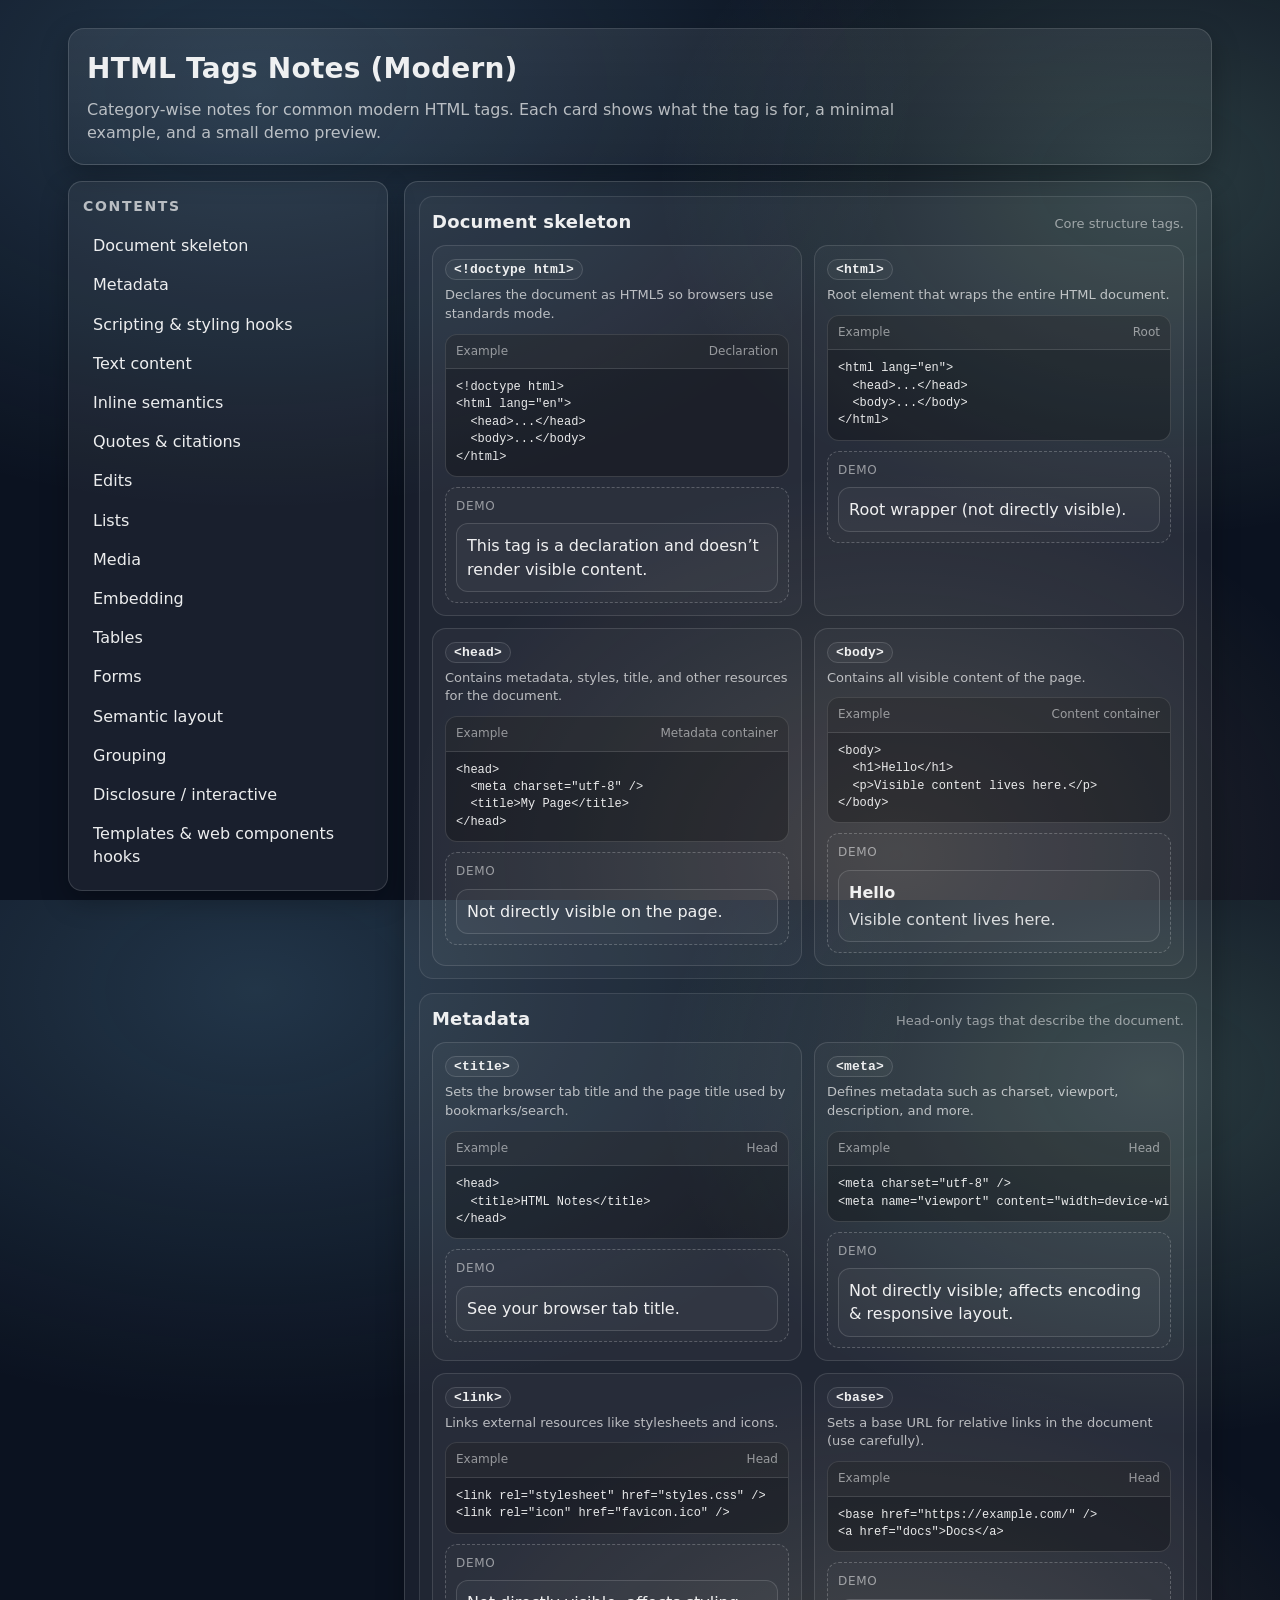
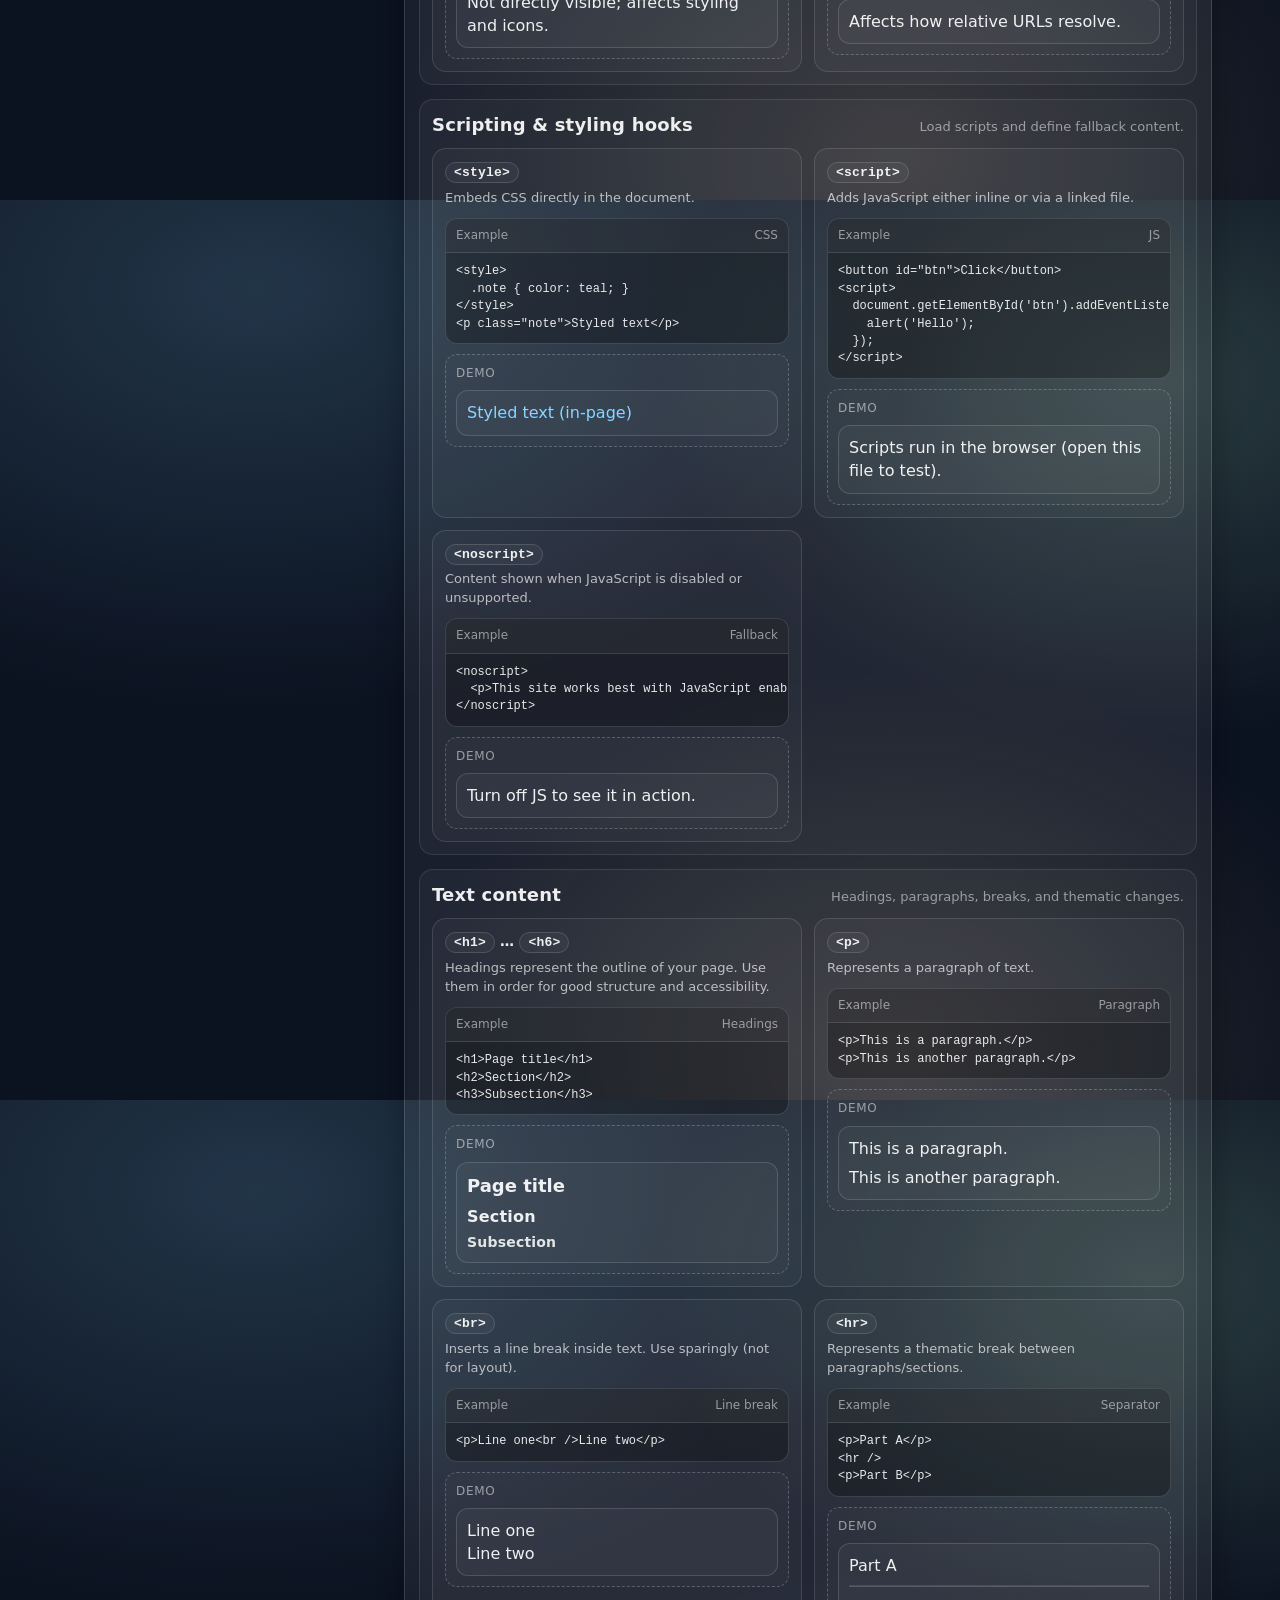
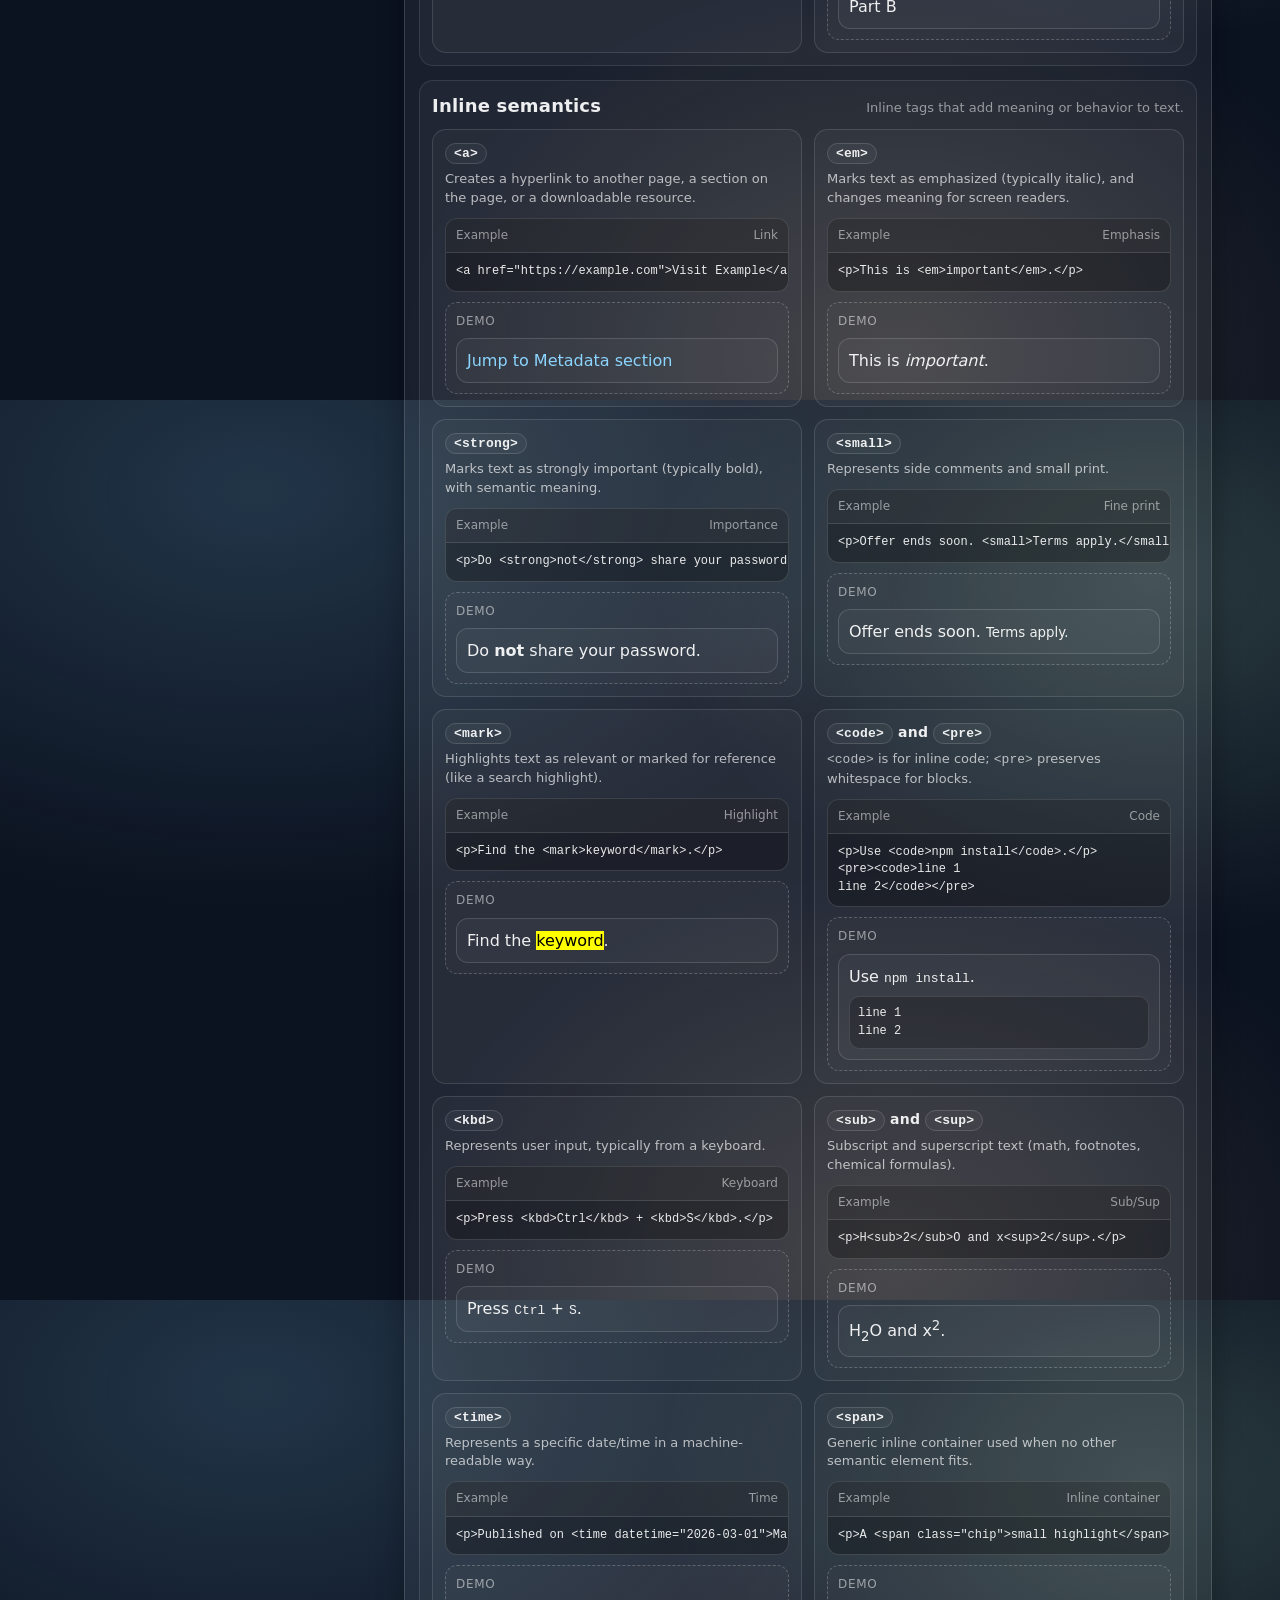
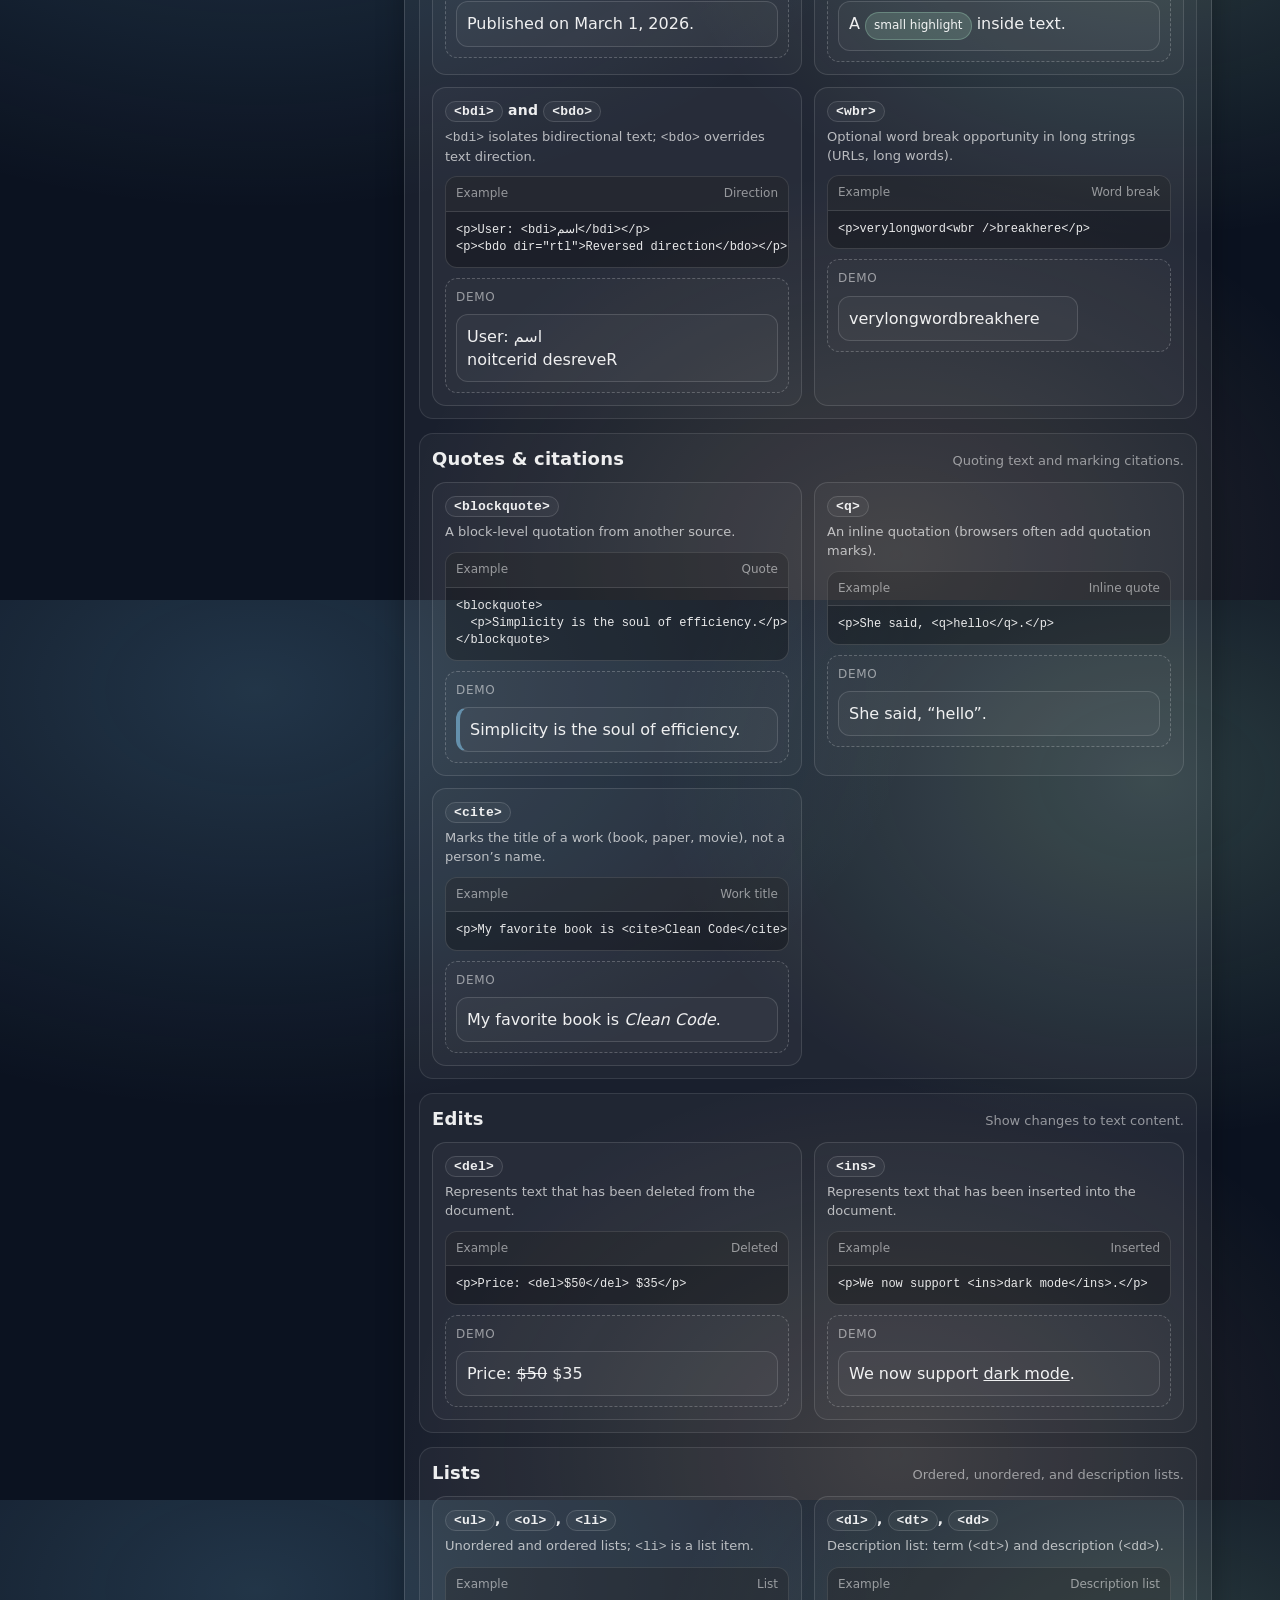
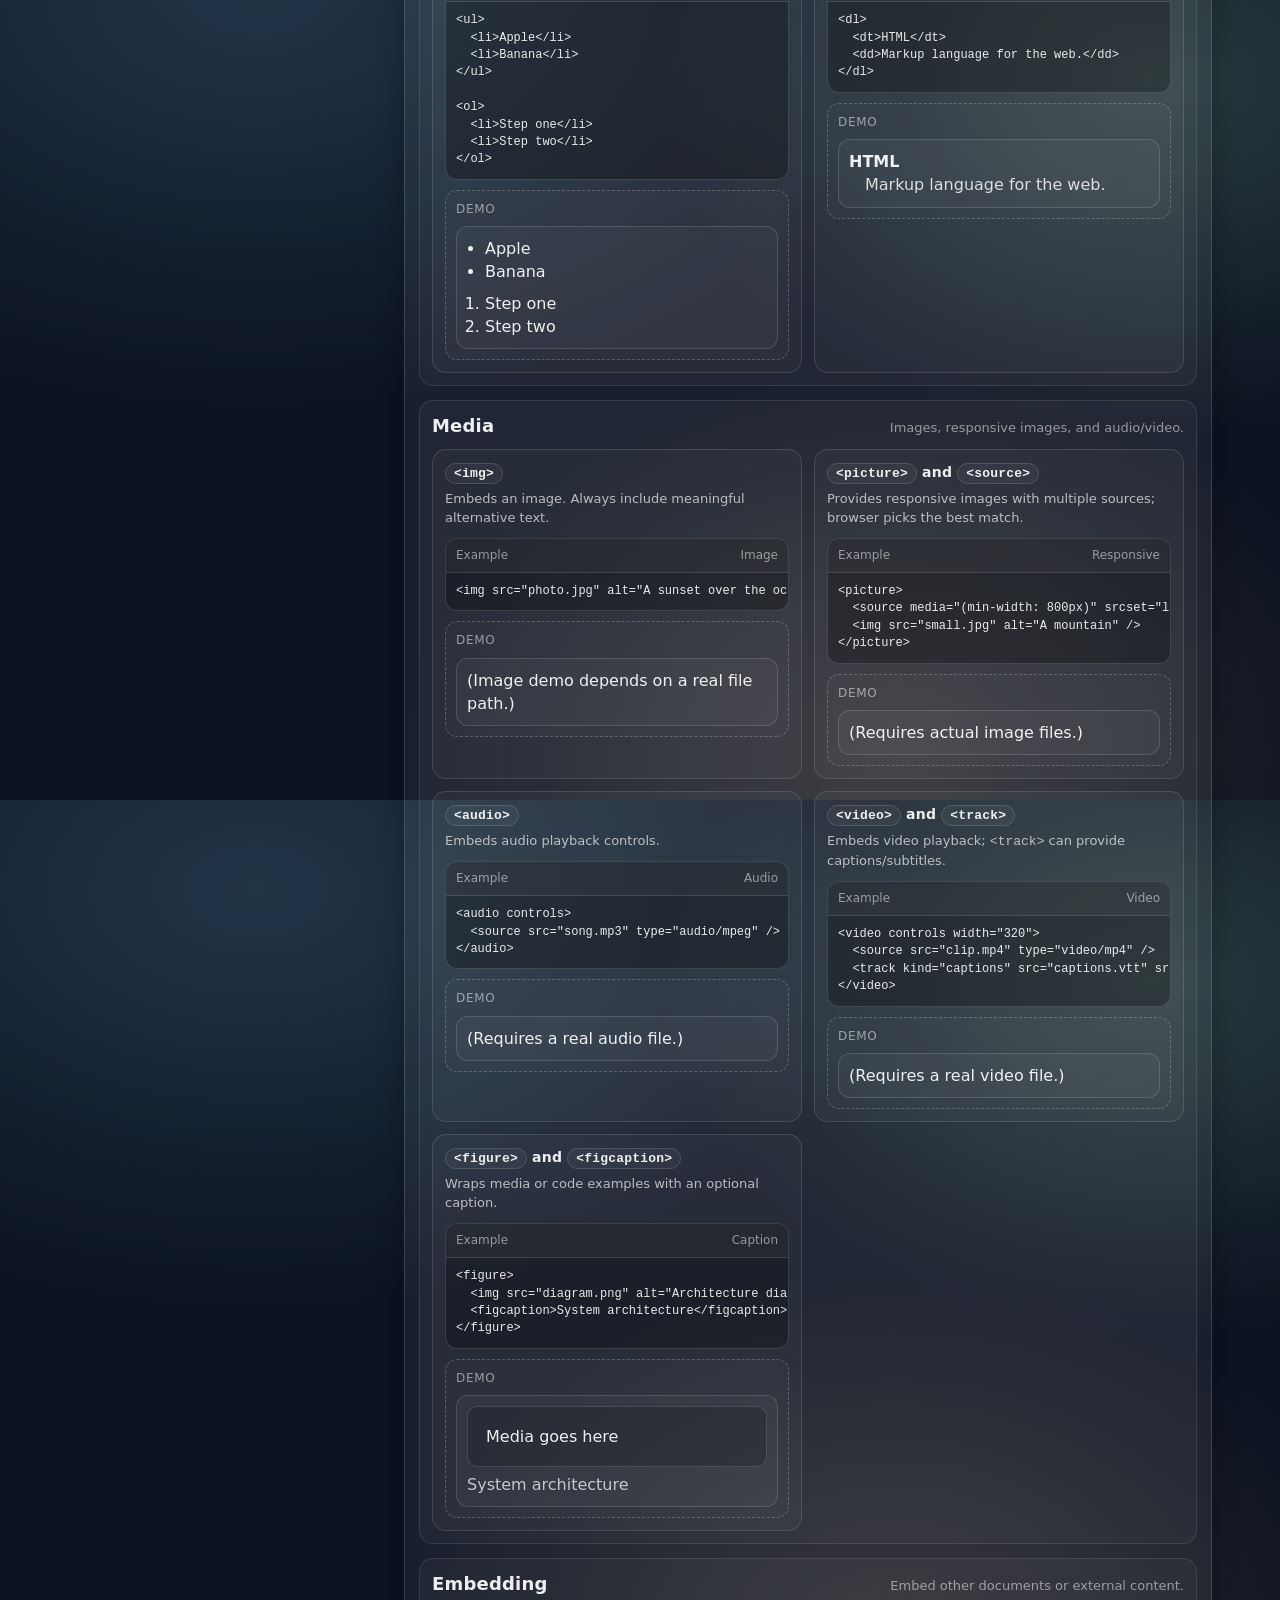
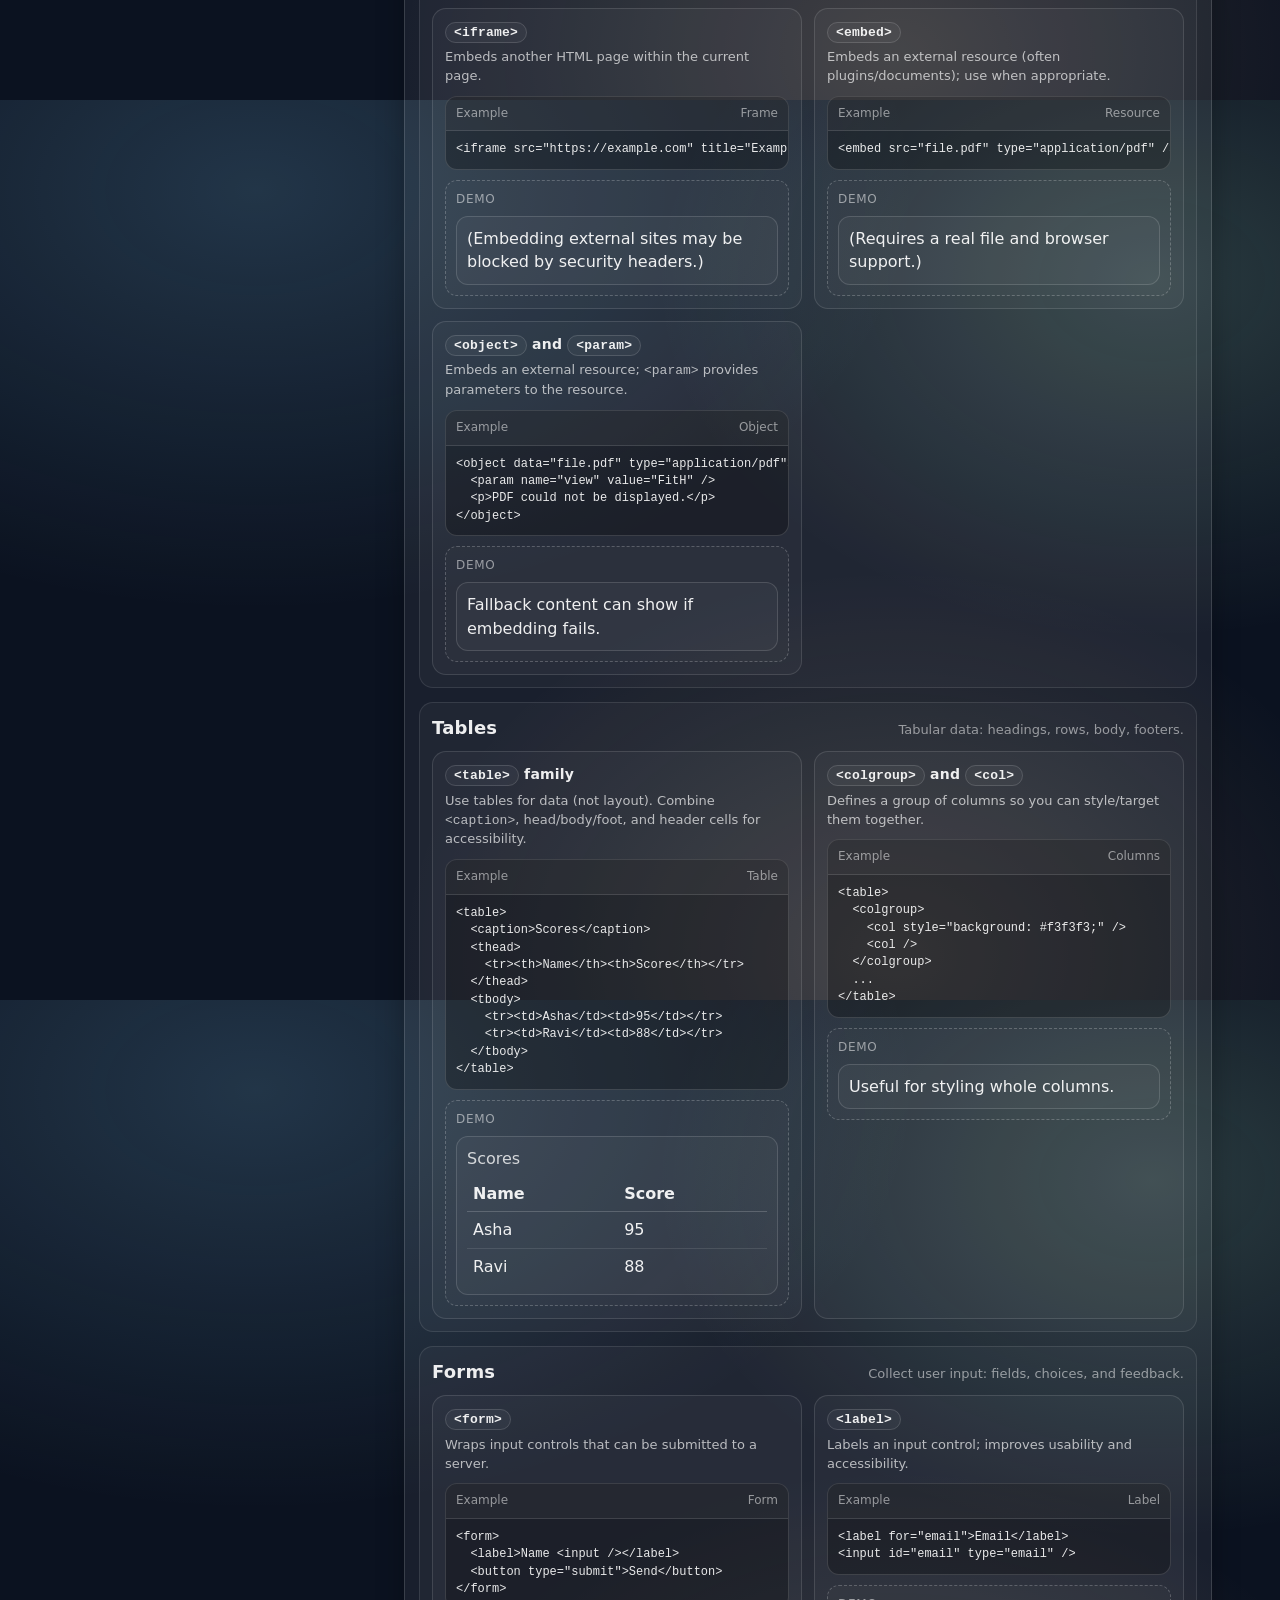
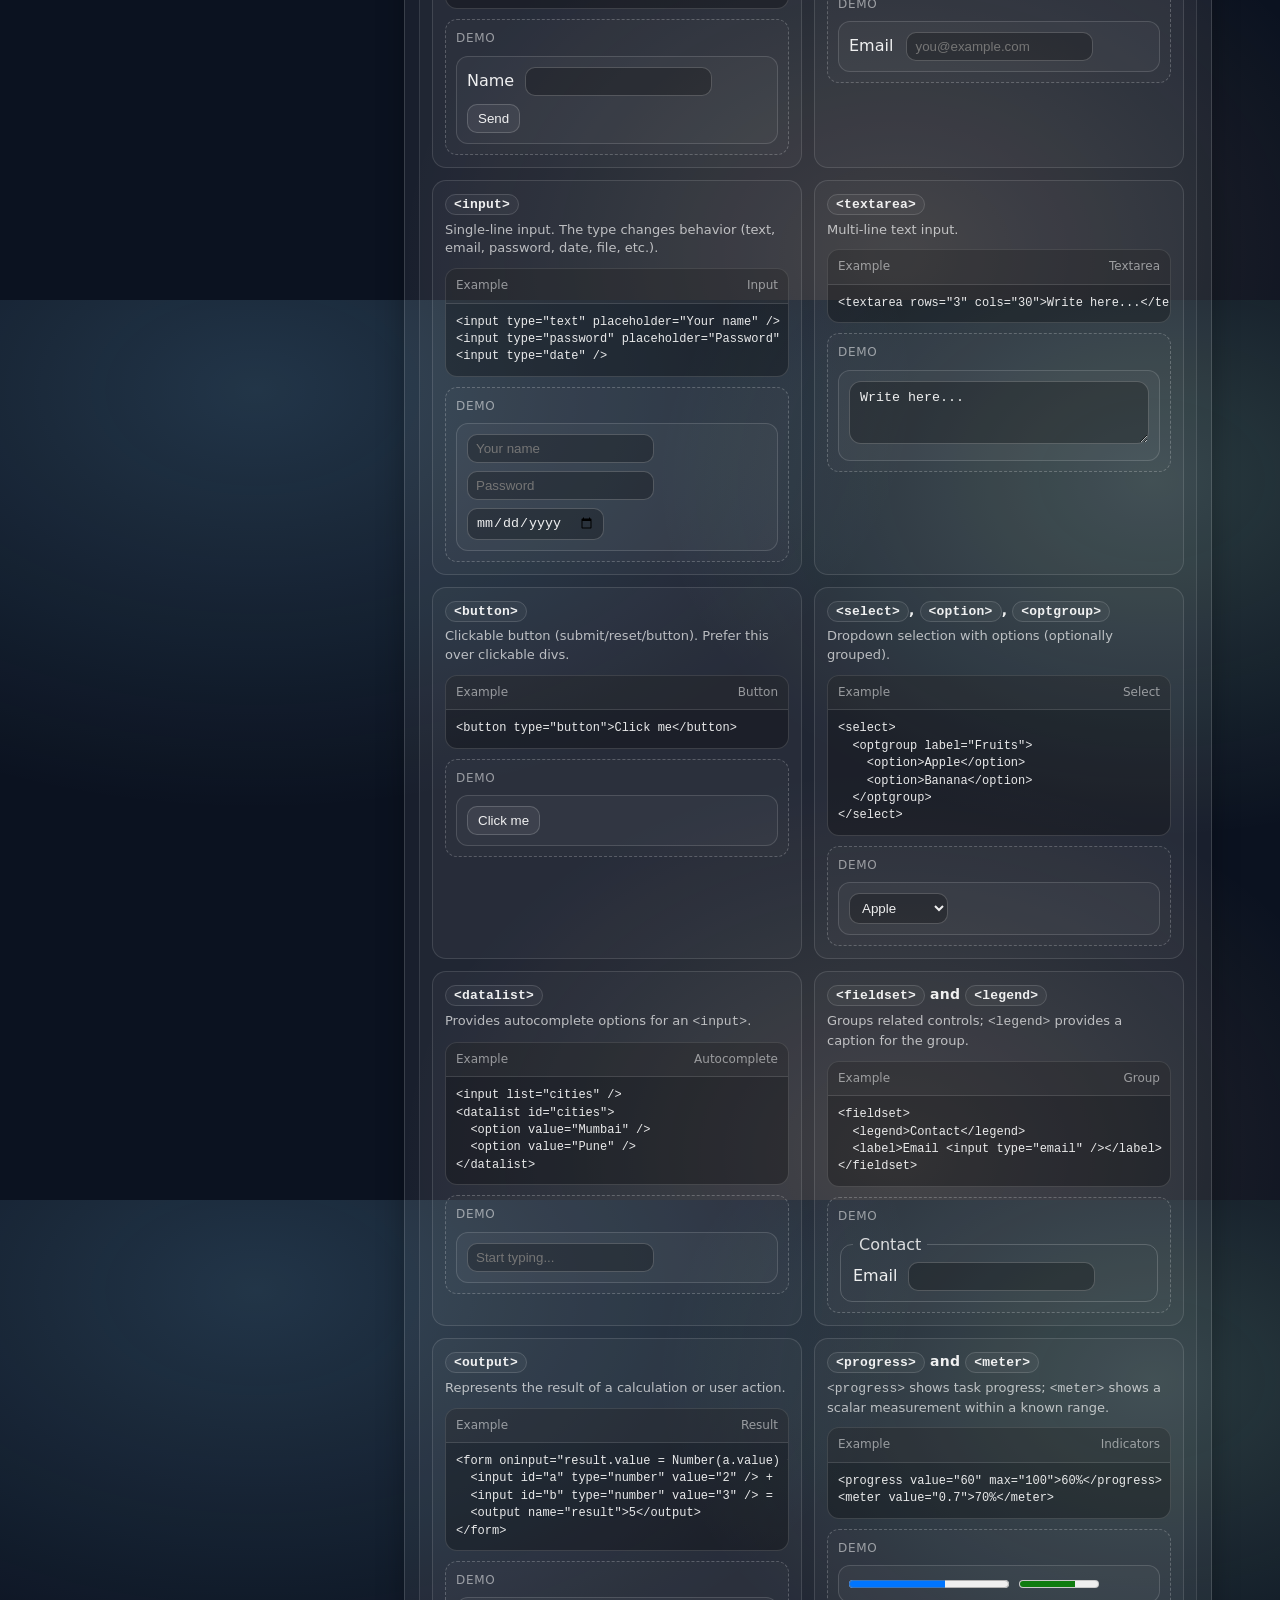
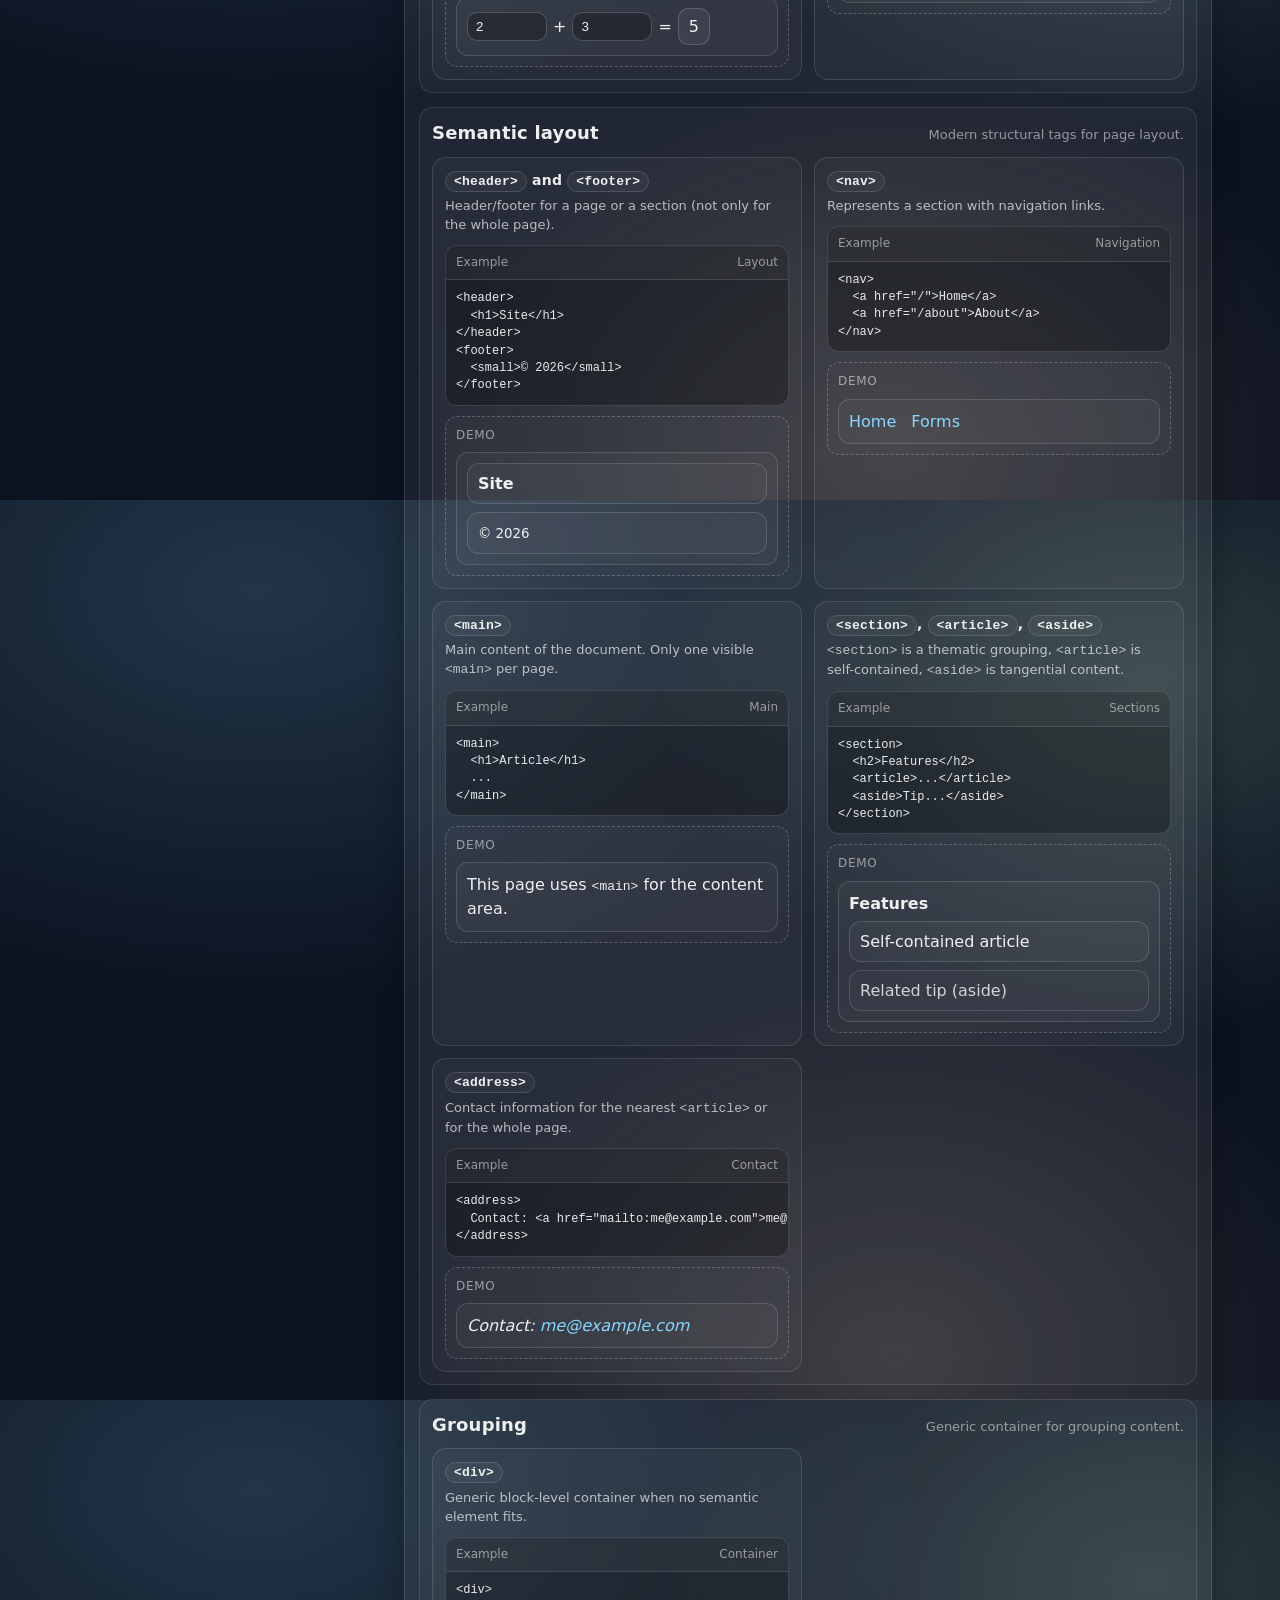
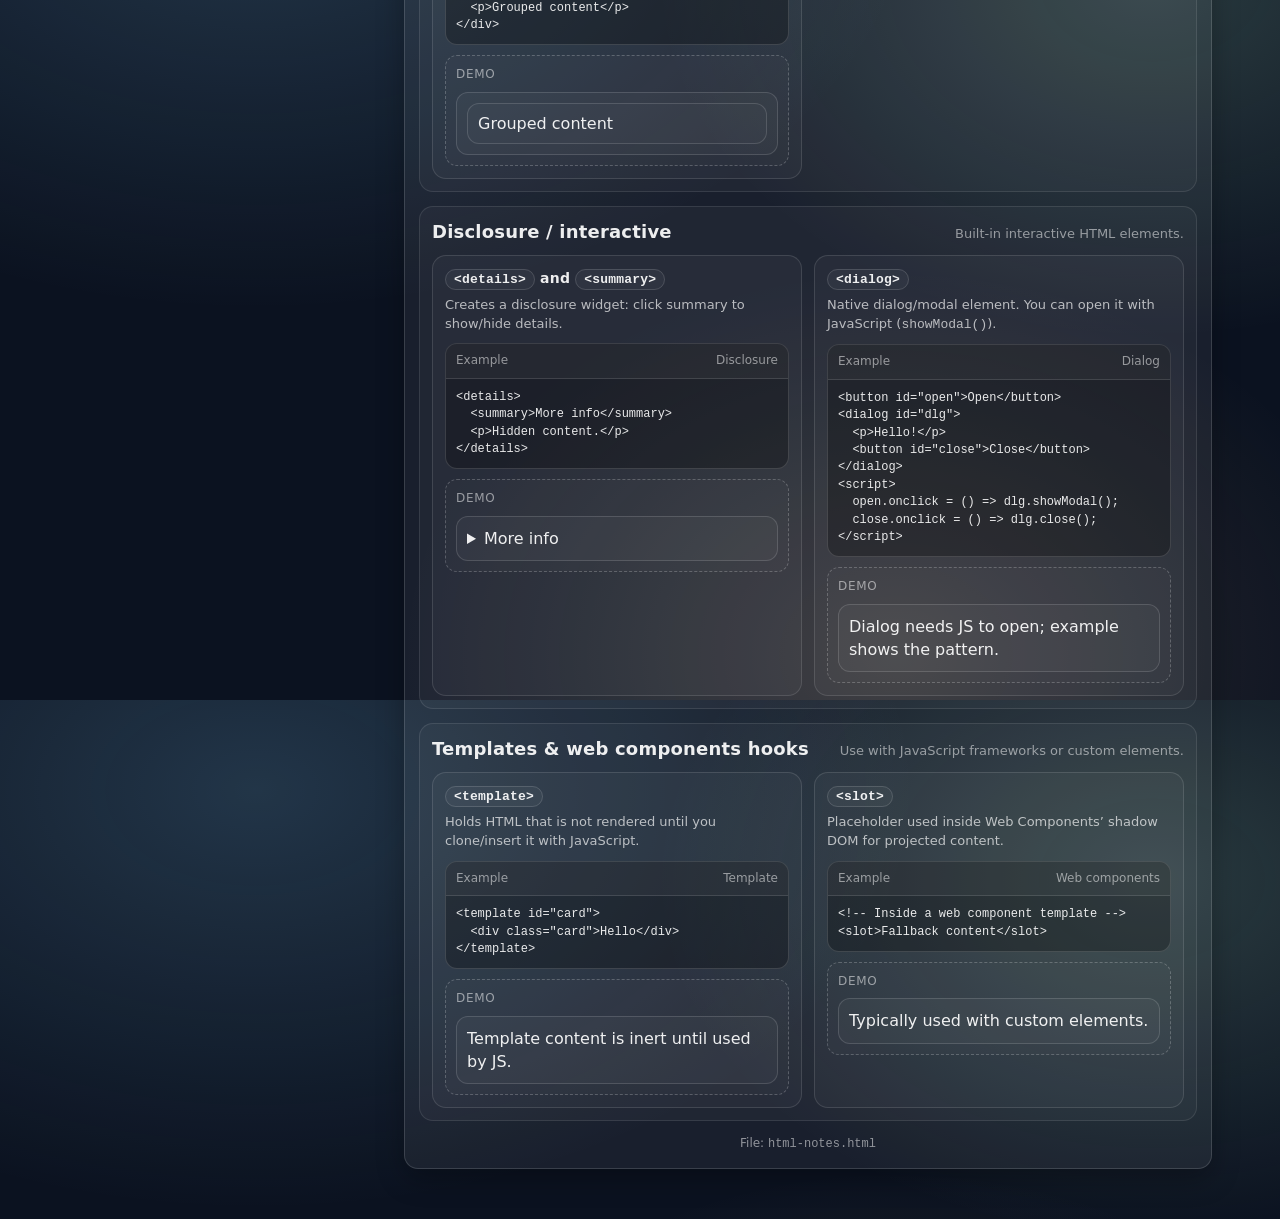
<file: frontend/html/html-notes.html>
<!doctype html>
<html lang="en">
<head>
  <meta charset="utf-8" />
  <meta name="viewport" content="width=device-width, initial-scale=1" />
  <title>HTML Tags Notes (Modern)</title>
  <style>
    :root {
      color-scheme: light;
      --bg: #0b1220;
      --panel: rgba(255, 255, 255, 0.06);
      --panel2: rgba(255, 255, 255, 0.08);
      --text: rgba(255, 255, 255, 0.92);
      --muted: rgba(255, 255, 255, 0.68);
      --faint: rgba(255, 255, 255, 0.52);
      --border: rgba(255, 255, 255, 0.14);
      --link: #8bd5ff;
      --accent: #b7f7d1;
      --warn: #ffd19a;
      --shadow: 0 10px 28px rgba(0,0,0,.28);
      --mono: ui-monospace, SFMono-Regular, Menlo, Monaco, Consolas, "Liberation Mono", "Courier New", monospace;
      --sans: ui-sans-serif, system-ui, -apple-system, Segoe UI, Roboto, Helvetica, Arial, "Apple Color Emoji", "Segoe UI Emoji";
    }

    * { box-sizing: border-box; }
    html, body { height: 100%; }
    body {
      margin: 0;
      font-family: var(--sans);
      background: radial-gradient(1100px 700px at 20% 10%, rgba(139, 213, 255, 0.18), transparent 60%),
                  radial-gradient(900px 650px at 90% 20%, rgba(183, 247, 209, 0.18), transparent 55%),
                  radial-gradient(900px 700px at 70% 95%, rgba(255, 209, 154, 0.14), transparent 55%),
                  var(--bg);
      color: var(--text);
      line-height: 1.45;
    }

    a { color: var(--link); text-decoration: none; }
    a:hover { text-decoration: underline; }

    .wrap {
      max-width: 1180px;
      margin: 0 auto;
      padding: 28px 18px 60px;
    }

    header.hero {
      border: 1px solid var(--border);
      background: linear-gradient(180deg, rgba(255,255,255,.08), rgba(255,255,255,.04));
      border-radius: 16px;
      padding: 20px 18px;
      box-shadow: var(--shadow);
    }

    .hero h1 {
      margin: 0 0 8px;
      font-size: 28px;
      letter-spacing: 0.2px;
    }

    .hero p {
      margin: 0;
      color: var(--muted);
      max-width: 80ch;
    }

    .grid {
      display: grid;
      grid-template-columns: 320px 1fr;
      gap: 16px;
      margin-top: 16px;
      align-items: start;
    }

    @media (max-width: 980px) {
      .grid { grid-template-columns: 1fr; }
    }

    nav.toc {
      position: sticky;
      top: 16px;
      border: 1px solid var(--border);
      background: var(--panel);
      border-radius: 14px;
      padding: 14px;
      box-shadow: var(--shadow);
    }

    nav.toc h2 {
      margin: 0 0 10px;
      font-size: 14px;
      letter-spacing: 0.12em;
      text-transform: uppercase;
      color: var(--muted);
    }

    .toc a {
      display: block;
      padding: 8px 10px;
      border-radius: 10px;
      color: var(--text);
    }

    .toc a:hover { background: rgba(255,255,255,.08); text-decoration: none; }

    main {
      border: 1px solid var(--border);
      background: var(--panel);
      border-radius: 14px;
      padding: 14px;
      box-shadow: var(--shadow);
    }

    section.category {
      padding: 12px;
      border: 1px solid rgba(255,255,255,.10);
      border-radius: 14px;
      background: rgba(255,255,255,.03);
      margin-bottom: 14px;
    }

    section.category:last-child { margin-bottom: 0; }

    section.category > header {
      display: flex;
      justify-content: space-between;
      gap: 12px;
      align-items: baseline;
      margin-bottom: 10px;
    }

    section.category h2 {
      margin: 0;
      font-size: 18px;
      letter-spacing: 0.2px;
    }

    section.category .hint {
      margin: 0;
      color: var(--faint);
      font-size: 13px;
    }

    .tags {
      display: grid;
      grid-template-columns: repeat(2, minmax(0, 1fr));
      gap: 12px;
    }

    @media (max-width: 760px) {
      .tags { grid-template-columns: 1fr; }
    }

    article.tag {
      border: 1px solid rgba(255,255,255,.12);
      background: rgba(255,255,255,.03);
      border-radius: 14px;
      padding: 12px;
    }

    .tag h3 {
      margin: 0 0 6px;
      font-size: 14px;
      letter-spacing: 0.2px;
    }

    .tag h3 code {
      font-family: var(--mono);
      font-size: 13px;
      padding: 2px 8px;
      border: 1px solid rgba(255,255,255,.14);
      border-radius: 999px;
      background: rgba(255,255,255,.04);
    }

    .desc {
      margin: 0 0 10px;
      color: var(--muted);
      font-size: 13px;
    }

    .cols {
      display: grid;
      grid-template-columns: 1fr;
      gap: 10px;
    }

    .code {
      border: 1px solid rgba(255,255,255,.14);
      border-radius: 12px;
      background: rgba(0,0,0,.28);
      overflow: hidden;
    }

    .code .label {
      padding: 8px 10px;
      font-size: 12px;
      color: var(--faint);
      border-bottom: 1px solid rgba(255,255,255,.12);
      background: rgba(255,255,255,.04);
      display: flex;
      justify-content: space-between;
      align-items: center;
      gap: 10px;
    }

    pre {
      margin: 0;
      padding: 10px;
      overflow: auto;
      font-family: var(--mono);
      font-size: 12px;
      line-height: 1.45;
      color: rgba(255,255,255,.9);
      white-space: pre;
    }

    .demo {
      border: 1px dashed rgba(255,255,255,.22);
      border-radius: 12px;
      padding: 10px;
      background: rgba(255,255,255,.02);
    }

    .demo > .demo-title {
      margin: 0 0 8px;
      font-size: 12px;
      color: var(--faint);
      letter-spacing: 0.06em;
      text-transform: uppercase;
    }

    .demo .chip {
      display: inline-block;
      padding: 4px 8px;
      border-radius: 999px;
      background: rgba(183, 247, 209, 0.16);
      border: 1px solid rgba(183, 247, 209, 0.25);
      color: rgba(255,255,255,.92);
      font-size: 12px;
    }

    .demo .box {
      padding: 10px;
      border-radius: 12px;
      border: 1px solid rgba(255,255,255,.14);
      background: rgba(255,255,255,.03);
    }

    footer.page {
      margin-top: 14px;
      color: var(--faint);
      font-size: 12px;
      text-align: center;
    }

    @media print {
      body { background: #fff; color: #000; }
      nav.toc { position: static; }
      header.hero, nav.toc, main, section.category, article.tag, .code { box-shadow: none; }
      header.hero, nav.toc, main { background: #fff; }
      a { color: #000; text-decoration: underline; }
      .code { background: #fff; }
      pre { color: #000; }
    }
  </style>
</head>
<body>
  <div class="wrap">
    <header class="hero">
      <h1>HTML Tags Notes (Modern)</h1>
      <p>Category-wise notes for common modern HTML tags. Each card shows what the tag is for, a minimal example, and a small demo preview.</p>
    </header>

    <div class="grid">
      <nav class="toc" aria-label="Table of contents">
        <h2>Contents</h2>
        <a href="#skeleton">Document skeleton</a>
        <a href="#metadata">Metadata</a>
        <a href="#scripting">Scripting & styling hooks</a>
        <a href="#text">Text content</a>
        <a href="#inline">Inline semantics</a>
        <a href="#quotes">Quotes & citations</a>
        <a href="#edits">Edits</a>
        <a href="#lists">Lists</a>
        <a href="#media">Media</a>
        <a href="#embedding">Embedding</a>
        <a href="#tables">Tables</a>
        <a href="#forms">Forms</a>
        <a href="#layout">Semantic layout</a>
        <a href="#grouping">Grouping</a>
        <a href="#interactive">Disclosure / interactive</a>
        <a href="#templates">Templates & web components hooks</a>
      </nav>

      <main>
        <section class="category" id="skeleton">
          <header>
            <h2>Document skeleton</h2>
            <p class="hint">Core structure tags.</p>
          </header>
          <div class="tags">
            <article class="tag" id="tag-doctype">
              <h3><code>&lt;!doctype html&gt;</code></h3>
              <p class="desc">Declares the document as HTML5 so browsers use standards mode.</p>
              <div class="cols">
                <div class="code">
                  <div class="label"><span>Example</span><span class="chip">Declaration</span></div>
                  <pre>&lt;!doctype html&gt;
&lt;html lang=&quot;en&quot;&gt;
  &lt;head&gt;...&lt;/head&gt;
  &lt;body&gt;...&lt;/body&gt;
&lt;/html&gt;</pre>
                </div>
                <div class="demo">
                  <p class="demo-title">Demo</p>
                  <div class="box">This tag is a declaration and doesn’t render visible content.</div>
                </div>
              </div>
            </article>

            <article class="tag" id="tag-html">
              <h3><code>&lt;html&gt;</code></h3>
              <p class="desc">Root element that wraps the entire HTML document.</p>
              <div class="cols">
                <div class="code">
                  <div class="label"><span>Example</span><span class="chip">Root</span></div>
                  <pre>&lt;html lang=&quot;en&quot;&gt;
  &lt;head&gt;...&lt;/head&gt;
  &lt;body&gt;...&lt;/body&gt;
&lt;/html&gt;</pre>
                </div>
                <div class="demo">
                  <p class="demo-title">Demo</p>
                  <div class="box">Root wrapper (not directly visible).</div>
                </div>
              </div>
            </article>

            <article class="tag" id="tag-head">
              <h3><code>&lt;head&gt;</code></h3>
              <p class="desc">Contains metadata, styles, title, and other resources for the document.</p>
              <div class="cols">
                <div class="code">
                  <div class="label"><span>Example</span><span class="chip">Metadata container</span></div>
                  <pre>&lt;head&gt;
  &lt;meta charset=&quot;utf-8&quot; /&gt;
  &lt;title&gt;My Page&lt;/title&gt;
&lt;/head&gt;</pre>
                </div>
                <div class="demo">
                  <p class="demo-title">Demo</p>
                  <div class="box">Not directly visible on the page.</div>
                </div>
              </div>
            </article>

            <article class="tag" id="tag-body">
              <h3><code>&lt;body&gt;</code></h3>
              <p class="desc">Contains all visible content of the page.</p>
              <div class="cols">
                <div class="code">
                  <div class="label"><span>Example</span><span class="chip">Content container</span></div>
                  <pre>&lt;body&gt;
  &lt;h1&gt;Hello&lt;/h1&gt;
  &lt;p&gt;Visible content lives here.&lt;/p&gt;
&lt;/body&gt;</pre>
                </div>
                <div class="demo">
                  <p class="demo-title">Demo</p>
                  <div class="box">
                    <h4 style="margin:0 0 4px;">Hello</h4>
                    <p style="margin:0; color: rgba(255,255,255,.82);">Visible content lives here.</p>
                  </div>
                </div>
              </div>
            </article>
          </div>
        </section>

        <section class="category" id="metadata">
          <header>
            <h2>Metadata</h2>
            <p class="hint">Head-only tags that describe the document.</p>
          </header>
          <div class="tags">
            <article class="tag" id="tag-title">
              <h3><code>&lt;title&gt;</code></h3>
              <p class="desc">Sets the browser tab title and the page title used by bookmarks/search.</p>
              <div class="cols">
                <div class="code">
                  <div class="label"><span>Example</span><span class="chip">Head</span></div>
                  <pre>&lt;head&gt;
  &lt;title&gt;HTML Notes&lt;/title&gt;
&lt;/head&gt;</pre>
                </div>
                <div class="demo">
                  <p class="demo-title">Demo</p>
                  <div class="box">See your browser tab title.</div>
                </div>
              </div>
            </article>

            <article class="tag" id="tag-meta">
              <h3><code>&lt;meta&gt;</code></h3>
              <p class="desc">Defines metadata such as charset, viewport, description, and more.</p>
              <div class="cols">
                <div class="code">
                  <div class="label"><span>Example</span><span class="chip">Head</span></div>
                  <pre>&lt;meta charset=&quot;utf-8&quot; /&gt;
&lt;meta name=&quot;viewport&quot; content=&quot;width=device-width, initial-scale=1&quot; /&gt;</pre>
                </div>
                <div class="demo">
                  <p class="demo-title">Demo</p>
                  <div class="box">Not directly visible; affects encoding & responsive layout.</div>
                </div>
              </div>
            </article>

            <article class="tag" id="tag-link">
              <h3><code>&lt;link&gt;</code></h3>
              <p class="desc">Links external resources like stylesheets and icons.</p>
              <div class="cols">
                <div class="code">
                  <div class="label"><span>Example</span><span class="chip">Head</span></div>
                  <pre>&lt;link rel=&quot;stylesheet&quot; href=&quot;styles.css&quot; /&gt;
&lt;link rel=&quot;icon&quot; href=&quot;favicon.ico&quot; /&gt;</pre>
                </div>
                <div class="demo">
                  <p class="demo-title">Demo</p>
                  <div class="box">Not directly visible; affects styling and icons.</div>
                </div>
              </div>
            </article>

            <article class="tag" id="tag-base">
              <h3><code>&lt;base&gt;</code></h3>
              <p class="desc">Sets a base URL for relative links in the document (use carefully).</p>
              <div class="cols">
                <div class="code">
                  <div class="label"><span>Example</span><span class="chip">Head</span></div>
                  <pre>&lt;base href=&quot;https://example.com/&quot; /&gt;
&lt;a href=&quot;docs&quot;&gt;Docs&lt;/a&gt;</pre>
                </div>
                <div class="demo">
                  <p class="demo-title">Demo</p>
                  <div class="box">Affects how relative URLs resolve.</div>
                </div>
              </div>
            </article>
          </div>
        </section>

        <section class="category" id="scripting">
          <header>
            <h2>Scripting &amp; styling hooks</h2>
            <p class="hint">Load scripts and define fallback content.</p>
          </header>
          <div class="tags">
            <article class="tag" id="tag-style">
              <h3><code>&lt;style&gt;</code></h3>
              <p class="desc">Embeds CSS directly in the document.</p>
              <div class="cols">
                <div class="code">
                  <div class="label"><span>Example</span><span class="chip">CSS</span></div>
                  <pre>&lt;style&gt;
  .note { color: teal; }
&lt;/style&gt;
&lt;p class=&quot;note&quot;&gt;Styled text&lt;/p&gt;</pre>
                </div>
                <div class="demo">
                  <p class="demo-title">Demo</p>
                  <div class="box"><span style="color: #8bd5ff;">Styled text (in-page)</span></div>
                </div>
              </div>
            </article>

            <article class="tag" id="tag-script">
              <h3><code>&lt;script&gt;</code></h3>
              <p class="desc">Adds JavaScript either inline or via a linked file.</p>
              <div class="cols">
                <div class="code">
                  <div class="label"><span>Example</span><span class="chip">JS</span></div>
                  <pre>&lt;button id=&quot;btn&quot;&gt;Click&lt;/button&gt;
&lt;script&gt;
  document.getElementById('btn').addEventListener('click', () =&gt; {
    alert('Hello');
  });
&lt;/script&gt;</pre>
                </div>
                <div class="demo">
                  <p class="demo-title">Demo</p>
                  <div class="box">Scripts run in the browser (open this file to test).</div>
                </div>
              </div>
            </article>

            <article class="tag" id="tag-noscript">
              <h3><code>&lt;noscript&gt;</code></h3>
              <p class="desc">Content shown when JavaScript is disabled or unsupported.</p>
              <div class="cols">
                <div class="code">
                  <div class="label"><span>Example</span><span class="chip">Fallback</span></div>
                  <pre>&lt;noscript&gt;
  &lt;p&gt;This site works best with JavaScript enabled.&lt;/p&gt;
&lt;/noscript&gt;</pre>
                </div>
                <div class="demo">
                  <p class="demo-title">Demo</p>
                  <div class="box">Turn off JS to see it in action.</div>
                </div>
              </div>
            </article>
          </div>
        </section>

        <section class="category" id="text">
          <header>
            <h2>Text content</h2>
            <p class="hint">Headings, paragraphs, breaks, and thematic changes.</p>
          </header>
          <div class="tags">
            <article class="tag" id="tag-h1">
              <h3><code>&lt;h1&gt;</code> … <code>&lt;h6&gt;</code></h3>
              <p class="desc">Headings represent the outline of your page. Use them in order for good structure and accessibility.</p>
              <div class="cols">
                <div class="code">
                  <div class="label"><span>Example</span><span class="chip">Headings</span></div>
                  <pre>&lt;h1&gt;Page title&lt;/h1&gt;
&lt;h2&gt;Section&lt;/h2&gt;
&lt;h3&gt;Subsection&lt;/h3&gt;</pre>
                </div>
                <div class="demo">
                  <p class="demo-title">Demo</p>
                  <div class="box">
                    <h1 style="margin:0 0 6px; font-size: 18px;">Page title</h1>
                    <h2 style="margin:0 0 4px; font-size: 16px;">Section</h2>
                    <h3 style="margin:0; font-size: 14px; color: rgba(255,255,255,.86);">Subsection</h3>
                  </div>
                </div>
              </div>
            </article>

            <article class="tag" id="tag-p">
              <h3><code>&lt;p&gt;</code></h3>
              <p class="desc">Represents a paragraph of text.</p>
              <div class="cols">
                <div class="code">
                  <div class="label"><span>Example</span><span class="chip">Paragraph</span></div>
                  <pre>&lt;p&gt;This is a paragraph.&lt;/p&gt;
&lt;p&gt;This is another paragraph.&lt;/p&gt;</pre>
                </div>
                <div class="demo">
                  <p class="demo-title">Demo</p>
                  <div class="box">
                    <p style="margin:0 0 6px;">This is a paragraph.</p>
                    <p style="margin:0;">This is another paragraph.</p>
                  </div>
                </div>
              </div>
            </article>

            <article class="tag" id="tag-br">
              <h3><code>&lt;br&gt;</code></h3>
              <p class="desc">Inserts a line break inside text. Use sparingly (not for layout).</p>
              <div class="cols">
                <div class="code">
                  <div class="label"><span>Example</span><span class="chip">Line break</span></div>
                  <pre>&lt;p&gt;Line one&lt;br /&gt;Line two&lt;/p&gt;</pre>
                </div>
                <div class="demo">
                  <p class="demo-title">Demo</p>
                  <div class="box">Line one<br />Line two</div>
                </div>
              </div>
            </article>

            <article class="tag" id="tag-hr">
              <h3><code>&lt;hr&gt;</code></h3>
              <p class="desc">Represents a thematic break between paragraphs/sections.</p>
              <div class="cols">
                <div class="code">
                  <div class="label"><span>Example</span><span class="chip">Separator</span></div>
                  <pre>&lt;p&gt;Part A&lt;/p&gt;
&lt;hr /&gt;
&lt;p&gt;Part B&lt;/p&gt;</pre>
                </div>
                <div class="demo">
                  <p class="demo-title">Demo</p>
                  <div class="box">
                    <div>Part A</div>
                    <hr style="border-color: rgba(255,255,255,.18);" />
                    <div>Part B</div>
                  </div>
                </div>
              </div>
            </article>
          </div>
        </section>

        <section class="category" id="inline">
          <header>
            <h2>Inline semantics</h2>
            <p class="hint">Inline tags that add meaning or behavior to text.</p>
          </header>
          <div class="tags">
            <article class="tag" id="tag-a">
              <h3><code>&lt;a&gt;</code></h3>
              <p class="desc">Creates a hyperlink to another page, a section on the page, or a downloadable resource.</p>
              <div class="cols">
                <div class="code">
                  <div class="label"><span>Example</span><span class="chip">Link</span></div>
                  <pre>&lt;a href=&quot;https://example.com&quot;&gt;Visit Example&lt;/a&gt;</pre>
                </div>
                <div class="demo">
                  <p class="demo-title">Demo</p>
                  <div class="box"><a href="#metadata">Jump to Metadata section</a></div>
                </div>
              </div>
            </article>

            <article class="tag" id="tag-em">
              <h3><code>&lt;em&gt;</code></h3>
              <p class="desc">Marks text as emphasized (typically italic), and changes meaning for screen readers.</p>
              <div class="cols">
                <div class="code">
                  <div class="label"><span>Example</span><span class="chip">Emphasis</span></div>
                  <pre>&lt;p&gt;This is &lt;em&gt;important&lt;/em&gt;.&lt;/p&gt;</pre>
                </div>
                <div class="demo">
                  <p class="demo-title">Demo</p>
                  <div class="box">This is <em>important</em>.</div>
                </div>
              </div>
            </article>

            <article class="tag" id="tag-strong">
              <h3><code>&lt;strong&gt;</code></h3>
              <p class="desc">Marks text as strongly important (typically bold), with semantic meaning.</p>
              <div class="cols">
                <div class="code">
                  <div class="label"><span>Example</span><span class="chip">Importance</span></div>
                  <pre>&lt;p&gt;Do &lt;strong&gt;not&lt;/strong&gt; share your password.&lt;/p&gt;</pre>
                </div>
                <div class="demo">
                  <p class="demo-title">Demo</p>
                  <div class="box">Do <strong>not</strong> share your password.</div>
                </div>
              </div>
            </article>

            <article class="tag" id="tag-small">
              <h3><code>&lt;small&gt;</code></h3>
              <p class="desc">Represents side comments and small print.</p>
              <div class="cols">
                <div class="code">
                  <div class="label"><span>Example</span><span class="chip">Fine print</span></div>
                  <pre>&lt;p&gt;Offer ends soon. &lt;small&gt;Terms apply.&lt;/small&gt;&lt;/p&gt;</pre>
                </div>
                <div class="demo">
                  <p class="demo-title">Demo</p>
                  <div class="box">Offer ends soon. <small>Terms apply.</small></div>
                </div>
              </div>
            </article>

            <article class="tag" id="tag-mark">
              <h3><code>&lt;mark&gt;</code></h3>
              <p class="desc">Highlights text as relevant or marked for reference (like a search highlight).</p>
              <div class="cols">
                <div class="code">
                  <div class="label"><span>Example</span><span class="chip">Highlight</span></div>
                  <pre>&lt;p&gt;Find the &lt;mark&gt;keyword&lt;/mark&gt;.&lt;/p&gt;</pre>
                </div>
                <div class="demo">
                  <p class="demo-title">Demo</p>
                  <div class="box">Find the <mark>keyword</mark>.</div>
                </div>
              </div>
            </article>

            <article class="tag" id="tag-code-pre">
              <h3><code>&lt;code&gt;</code> and <code>&lt;pre&gt;</code></h3>
              <p class="desc"><code>&lt;code&gt;</code> is for inline code; <code>&lt;pre&gt;</code> preserves whitespace for blocks.</p>
              <div class="cols">
                <div class="code">
                  <div class="label"><span>Example</span><span class="chip">Code</span></div>
                  <pre>&lt;p&gt;Use &lt;code&gt;npm install&lt;/code&gt;.&lt;/p&gt;
&lt;pre&gt;&lt;code&gt;line 1
line 2&lt;/code&gt;&lt;/pre&gt;</pre>
                </div>
                <div class="demo">
                  <p class="demo-title">Demo</p>
                  <div class="box">
                    <div>Use <code>npm install</code>.</div>
                    <pre style="margin: 8px 0 0; background: rgba(0,0,0,.22); padding: 8px; border-radius: 10px; border: 1px solid rgba(255,255,255,.12);"><code>line 1
line 2</code></pre>
                  </div>
                </div>
              </div>
            </article>

            <article class="tag" id="tag-kbd">
              <h3><code>&lt;kbd&gt;</code></h3>
              <p class="desc">Represents user input, typically from a keyboard.</p>
              <div class="cols">
                <div class="code">
                  <div class="label"><span>Example</span><span class="chip">Keyboard</span></div>
                  <pre>&lt;p&gt;Press &lt;kbd&gt;Ctrl&lt;/kbd&gt; + &lt;kbd&gt;S&lt;/kbd&gt;.&lt;/p&gt;</pre>
                </div>
                <div class="demo">
                  <p class="demo-title">Demo</p>
                  <div class="box">Press <kbd>Ctrl</kbd> + <kbd>S</kbd>.</div>
                </div>
              </div>
            </article>

            <article class="tag" id="tag-sub-sup">
              <h3><code>&lt;sub&gt;</code> and <code>&lt;sup&gt;</code></h3>
              <p class="desc">Subscript and superscript text (math, footnotes, chemical formulas).</p>
              <div class="cols">
                <div class="code">
                  <div class="label"><span>Example</span><span class="chip">Sub/Sup</span></div>
                  <pre>&lt;p&gt;H&lt;sub&gt;2&lt;/sub&gt;O and x&lt;sup&gt;2&lt;/sup&gt;.&lt;/p&gt;</pre>
                </div>
                <div class="demo">
                  <p class="demo-title">Demo</p>
                  <div class="box">H<sub>2</sub>O and x<sup>2</sup>.</div>
                </div>
              </div>
            </article>

            <article class="tag" id="tag-time">
              <h3><code>&lt;time&gt;</code></h3>
              <p class="desc">Represents a specific date/time in a machine-readable way.</p>
              <div class="cols">
                <div class="code">
                  <div class="label"><span>Example</span><span class="chip">Time</span></div>
                  <pre>&lt;p&gt;Published on &lt;time datetime=&quot;2026-03-01&quot;&gt;March 1, 2026&lt;/time&gt;.&lt;/p&gt;</pre>
                </div>
                <div class="demo">
                  <p class="demo-title">Demo</p>
                  <div class="box">Published on <time datetime="2026-03-01">March 1, 2026</time>.</div>
                </div>
              </div>
            </article>

            <article class="tag" id="tag-span">
              <h3><code>&lt;span&gt;</code></h3>
              <p class="desc">Generic inline container used when no other semantic element fits.</p>
              <div class="cols">
                <div class="code">
                  <div class="label"><span>Example</span><span class="chip">Inline container</span></div>
                  <pre>&lt;p&gt;A &lt;span class=&quot;chip&quot;&gt;small highlight&lt;/span&gt; inside text.&lt;/p&gt;</pre>
                </div>
                <div class="demo">
                  <p class="demo-title">Demo</p>
                  <div class="box">A <span class="chip">small highlight</span> inside text.</div>
                </div>
              </div>
            </article>

            <article class="tag" id="tag-bdi-bdo">
              <h3><code>&lt;bdi&gt;</code> and <code>&lt;bdo&gt;</code></h3>
              <p class="desc"><code>&lt;bdi&gt;</code> isolates bidirectional text; <code>&lt;bdo&gt;</code> overrides text direction.</p>
              <div class="cols">
                <div class="code">
                  <div class="label"><span>Example</span><span class="chip">Direction</span></div>
                  <pre>&lt;p&gt;User: &lt;bdi&gt;اسم&lt;/bdi&gt;&lt;/p&gt;
&lt;p&gt;&lt;bdo dir=&quot;rtl&quot;&gt;Reversed direction&lt;/bdo&gt;&lt;/p&gt;</pre>
                </div>
                <div class="demo">
                  <p class="demo-title">Demo</p>
                  <div class="box">
                    <div>User: <bdi>اسم</bdi></div>
                    <div><bdo dir="rtl">Reversed direction</bdo></div>
                  </div>
                </div>
              </div>
            </article>

            <article class="tag" id="tag-wbr">
              <h3><code>&lt;wbr&gt;</code></h3>
              <p class="desc">Optional word break opportunity in long strings (URLs, long words).</p>
              <div class="cols">
                <div class="code">
                  <div class="label"><span>Example</span><span class="chip">Word break</span></div>
                  <pre>&lt;p&gt;verylongword&lt;wbr /&gt;breakhere&lt;/p&gt;</pre>
                </div>
                <div class="demo">
                  <p class="demo-title">Demo</p>
                  <div class="box" style="max-width: 240px;">verylongword<wbr />breakhere</div>
                </div>
              </div>
            </article>
          </div>
        </section>

        <section class="category" id="quotes">
          <header>
            <h2>Quotes &amp; citations</h2>
            <p class="hint">Quoting text and marking citations.</p>
          </header>
          <div class="tags">
            <article class="tag" id="tag-blockquote">
              <h3><code>&lt;blockquote&gt;</code></h3>
              <p class="desc">A block-level quotation from another source.</p>
              <div class="cols">
                <div class="code">
                  <div class="label"><span>Example</span><span class="chip">Quote</span></div>
                  <pre>&lt;blockquote&gt;
  &lt;p&gt;Simplicity is the soul of efficiency.&lt;/p&gt;
&lt;/blockquote&gt;</pre>
                </div>
                <div class="demo">
                  <p class="demo-title">Demo</p>
                  <div class="box" style="border-left: 4px solid rgba(139,213,255,.5);">
                    <p style="margin:0;">Simplicity is the soul of efficiency.</p>
                  </div>
                </div>
              </div>
            </article>

            <article class="tag" id="tag-q">
              <h3><code>&lt;q&gt;</code></h3>
              <p class="desc">An inline quotation (browsers often add quotation marks).</p>
              <div class="cols">
                <div class="code">
                  <div class="label"><span>Example</span><span class="chip">Inline quote</span></div>
                  <pre>&lt;p&gt;She said, &lt;q&gt;hello&lt;/q&gt;.&lt;/p&gt;</pre>
                </div>
                <div class="demo">
                  <p class="demo-title">Demo</p>
                  <div class="box">She said, <q>hello</q>.</div>
                </div>
              </div>
            </article>

            <article class="tag" id="tag-cite">
              <h3><code>&lt;cite&gt;</code></h3>
              <p class="desc">Marks the title of a work (book, paper, movie), not a person’s name.</p>
              <div class="cols">
                <div class="code">
                  <div class="label"><span>Example</span><span class="chip">Work title</span></div>
                  <pre>&lt;p&gt;My favorite book is &lt;cite&gt;Clean Code&lt;/cite&gt;.&lt;/p&gt;</pre>
                </div>
                <div class="demo">
                  <p class="demo-title">Demo</p>
                  <div class="box">My favorite book is <cite>Clean Code</cite>.</div>
                </div>
              </div>
            </article>
          </div>
        </section>

        <section class="category" id="edits">
          <header>
            <h2>Edits</h2>
            <p class="hint">Show changes to text content.</p>
          </header>
          <div class="tags">
            <article class="tag" id="tag-del">
              <h3><code>&lt;del&gt;</code></h3>
              <p class="desc">Represents text that has been deleted from the document.</p>
              <div class="cols">
                <div class="code">
                  <div class="label"><span>Example</span><span class="chip">Deleted</span></div>
                  <pre>&lt;p&gt;Price: &lt;del&gt;$50&lt;/del&gt; $35&lt;/p&gt;</pre>
                </div>
                <div class="demo">
                  <p class="demo-title">Demo</p>
                  <div class="box">Price: <del>$50</del> $35</div>
                </div>
              </div>
            </article>

            <article class="tag" id="tag-ins">
              <h3><code>&lt;ins&gt;</code></h3>
              <p class="desc">Represents text that has been inserted into the document.</p>
              <div class="cols">
                <div class="code">
                  <div class="label"><span>Example</span><span class="chip">Inserted</span></div>
                  <pre>&lt;p&gt;We now support &lt;ins&gt;dark mode&lt;/ins&gt;.&lt;/p&gt;</pre>
                </div>
                <div class="demo">
                  <p class="demo-title">Demo</p>
                  <div class="box">We now support <ins>dark mode</ins>.</div>
                </div>
              </div>
            </article>
          </div>
        </section>

        <section class="category" id="lists">
          <header>
            <h2>Lists</h2>
            <p class="hint">Ordered, unordered, and description lists.</p>
          </header>
          <div class="tags">
            <article class="tag" id="tag-ul-ol-li">
              <h3><code>&lt;ul&gt;</code>, <code>&lt;ol&gt;</code>, <code>&lt;li&gt;</code></h3>
              <p class="desc">Unordered and ordered lists; <code>&lt;li&gt;</code> is a list item.</p>
              <div class="cols">
                <div class="code">
                  <div class="label"><span>Example</span><span class="chip">List</span></div>
                  <pre>&lt;ul&gt;
  &lt;li&gt;Apple&lt;/li&gt;
  &lt;li&gt;Banana&lt;/li&gt;
&lt;/ul&gt;

&lt;ol&gt;
  &lt;li&gt;Step one&lt;/li&gt;
  &lt;li&gt;Step two&lt;/li&gt;
&lt;/ol&gt;</pre>
                </div>
                <div class="demo">
                  <p class="demo-title">Demo</p>
                  <div class="box">
                    <ul style="margin:0 0 8px; padding-left: 18px;">
                      <li>Apple</li>
                      <li>Banana</li>
                    </ul>
                    <ol style="margin:0; padding-left: 18px;">
                      <li>Step one</li>
                      <li>Step two</li>
                    </ol>
                  </div>
                </div>
              </div>
            </article>

            <article class="tag" id="tag-dl">
              <h3><code>&lt;dl&gt;</code>, <code>&lt;dt&gt;</code>, <code>&lt;dd&gt;</code></h3>
              <p class="desc">Description list: term (<code>&lt;dt&gt;</code>) and description (<code>&lt;dd&gt;</code>).</p>
              <div class="cols">
                <div class="code">
                  <div class="label"><span>Example</span><span class="chip">Description list</span></div>
                  <pre>&lt;dl&gt;
  &lt;dt&gt;HTML&lt;/dt&gt;
  &lt;dd&gt;Markup language for the web.&lt;/dd&gt;
&lt;/dl&gt;</pre>
                </div>
                <div class="demo">
                  <p class="demo-title">Demo</p>
                  <div class="box">
                    <dl style="margin:0;">
                      <dt style="font-weight: 700;">HTML</dt>
                      <dd style="margin: 0 0 0 16px; color: rgba(255,255,255,.82);">Markup language for the web.</dd>
                    </dl>
                  </div>
                </div>
              </div>
            </article>
          </div>
        </section>

        <section class="category" id="media">
          <header>
            <h2>Media</h2>
            <p class="hint">Images, responsive images, and audio/video.</p>
          </header>
          <div class="tags">
            <article class="tag" id="tag-img">
              <h3><code>&lt;img&gt;</code></h3>
              <p class="desc">Embeds an image. Always include meaningful alternative text.</p>
              <div class="cols">
                <div class="code">
                  <div class="label"><span>Example</span><span class="chip">Image</span></div>
                  <pre>&lt;img src=&quot;photo.jpg&quot; alt=&quot;A sunset over the ocean&quot; /&gt;</pre>
                </div>
                <div class="demo">
                  <p class="demo-title">Demo</p>
                  <div class="box">(Image demo depends on a real file path.)</div>
                </div>
              </div>
            </article>

            <article class="tag" id="tag-picture-source">
              <h3><code>&lt;picture&gt;</code> and <code>&lt;source&gt;</code></h3>
              <p class="desc">Provides responsive images with multiple sources; browser picks the best match.</p>
              <div class="cols">
                <div class="code">
                  <div class="label"><span>Example</span><span class="chip">Responsive</span></div>
                  <pre>&lt;picture&gt;
  &lt;source media=&quot;(min-width: 800px)&quot; srcset=&quot;large.jpg&quot; /&gt;
  &lt;img src=&quot;small.jpg&quot; alt=&quot;A mountain&quot; /&gt;
&lt;/picture&gt;</pre>
                </div>
                <div class="demo">
                  <p class="demo-title">Demo</p>
                  <div class="box">(Requires actual image files.)</div>
                </div>
              </div>
            </article>

            <article class="tag" id="tag-audio">
              <h3><code>&lt;audio&gt;</code></h3>
              <p class="desc">Embeds audio playback controls.</p>
              <div class="cols">
                <div class="code">
                  <div class="label"><span>Example</span><span class="chip">Audio</span></div>
                  <pre>&lt;audio controls&gt;
  &lt;source src=&quot;song.mp3&quot; type=&quot;audio/mpeg&quot; /&gt;
&lt;/audio&gt;</pre>
                </div>
                <div class="demo">
                  <p class="demo-title">Demo</p>
                  <div class="box">(Requires a real audio file.)</div>
                </div>
              </div>
            </article>

            <article class="tag" id="tag-video">
              <h3><code>&lt;video&gt;</code> and <code>&lt;track&gt;</code></h3>
              <p class="desc">Embeds video playback; <code>&lt;track&gt;</code> can provide captions/subtitles.</p>
              <div class="cols">
                <div class="code">
                  <div class="label"><span>Example</span><span class="chip">Video</span></div>
                  <pre>&lt;video controls width=&quot;320&quot;&gt;
  &lt;source src=&quot;clip.mp4&quot; type=&quot;video/mp4&quot; /&gt;
  &lt;track kind=&quot;captions&quot; src=&quot;captions.vtt&quot; srclang=&quot;en&quot; label=&quot;English&quot; /&gt;
&lt;/video&gt;</pre>
                </div>
                <div class="demo">
                  <p class="demo-title">Demo</p>
                  <div class="box">(Requires a real video file.)</div>
                </div>
              </div>
            </article>

            <article class="tag" id="tag-figure">
              <h3><code>&lt;figure&gt;</code> and <code>&lt;figcaption&gt;</code></h3>
              <p class="desc">Wraps media or code examples with an optional caption.</p>
              <div class="cols">
                <div class="code">
                  <div class="label"><span>Example</span><span class="chip">Caption</span></div>
                  <pre>&lt;figure&gt;
  &lt;img src=&quot;diagram.png&quot; alt=&quot;Architecture diagram&quot; /&gt;
  &lt;figcaption&gt;System architecture&lt;/figcaption&gt;
&lt;/figure&gt;</pre>
                </div>
                <div class="demo">
                  <p class="demo-title">Demo</p>
                  <div class="box">
                    <figure style="margin:0;">
                      <div style="padding: 18px; border-radius: 10px; border: 1px solid rgba(255,255,255,.14); background: rgba(0,0,0,.18);">Media goes here</div>
                      <figcaption style="margin-top: 6px; color: rgba(255,255,255,.72);">System architecture</figcaption>
                    </figure>
                  </div>
                </div>
              </div>
            </article>
          </div>
        </section>

        <section class="category" id="embedding">
          <header>
            <h2>Embedding</h2>
            <p class="hint">Embed other documents or external content.</p>
          </header>
          <div class="tags">
            <article class="tag" id="tag-iframe">
              <h3><code>&lt;iframe&gt;</code></h3>
              <p class="desc">Embeds another HTML page within the current page.</p>
              <div class="cols">
                <div class="code">
                  <div class="label"><span>Example</span><span class="chip">Frame</span></div>
                  <pre>&lt;iframe src=&quot;https://example.com&quot; title=&quot;Example site&quot;&gt;&lt;/iframe&gt;</pre>
                </div>
                <div class="demo">
                  <p class="demo-title">Demo</p>
                  <div class="box">(Embedding external sites may be blocked by security headers.)</div>
                </div>
              </div>
            </article>

            <article class="tag" id="tag-embed">
              <h3><code>&lt;embed&gt;</code></h3>
              <p class="desc">Embeds an external resource (often plugins/documents); use when appropriate.</p>
              <div class="cols">
                <div class="code">
                  <div class="label"><span>Example</span><span class="chip">Resource</span></div>
                  <pre>&lt;embed src=&quot;file.pdf&quot; type=&quot;application/pdf&quot; /&gt;</pre>
                </div>
                <div class="demo">
                  <p class="demo-title">Demo</p>
                  <div class="box">(Requires a real file and browser support.)</div>
                </div>
              </div>
            </article>

            <article class="tag" id="tag-object">
              <h3><code>&lt;object&gt;</code> and <code>&lt;param&gt;</code></h3>
              <p class="desc">Embeds an external resource; <code>&lt;param&gt;</code> provides parameters to the resource.</p>
              <div class="cols">
                <div class="code">
                  <div class="label"><span>Example</span><span class="chip">Object</span></div>
                  <pre>&lt;object data=&quot;file.pdf&quot; type=&quot;application/pdf&quot;&gt;
  &lt;param name=&quot;view&quot; value=&quot;FitH&quot; /&gt;
  &lt;p&gt;PDF could not be displayed.&lt;/p&gt;
&lt;/object&gt;</pre>
                </div>
                <div class="demo">
                  <p class="demo-title">Demo</p>
                  <div class="box">Fallback content can show if embedding fails.</div>
                </div>
              </div>
            </article>
          </div>
        </section>

        <section class="category" id="tables">
          <header>
            <h2>Tables</h2>
            <p class="hint">Tabular data: headings, rows, body, footers.</p>
          </header>
          <div class="tags">
            <article class="tag" id="tag-table">
              <h3><code>&lt;table&gt;</code> family</h3>
              <p class="desc">Use tables for data (not layout). Combine <code>&lt;caption&gt;</code>, head/body/foot, and header cells for accessibility.</p>
              <div class="cols">
                <div class="code">
                  <div class="label"><span>Example</span><span class="chip">Table</span></div>
                  <pre>&lt;table&gt;
  &lt;caption&gt;Scores&lt;/caption&gt;
  &lt;thead&gt;
    &lt;tr&gt;&lt;th&gt;Name&lt;/th&gt;&lt;th&gt;Score&lt;/th&gt;&lt;/tr&gt;
  &lt;/thead&gt;
  &lt;tbody&gt;
    &lt;tr&gt;&lt;td&gt;Asha&lt;/td&gt;&lt;td&gt;95&lt;/td&gt;&lt;/tr&gt;
    &lt;tr&gt;&lt;td&gt;Ravi&lt;/td&gt;&lt;td&gt;88&lt;/td&gt;&lt;/tr&gt;
  &lt;/tbody&gt;
&lt;/table&gt;</pre>
                </div>
                <div class="demo">
                  <p class="demo-title">Demo</p>
                  <div class="box">
                    <table style="width:100%; border-collapse: collapse;">
                      <caption style="caption-side: top; text-align: left; color: rgba(255,255,255,.78); padding-bottom: 6px;">Scores</caption>
                      <thead>
                        <tr>
                          <th style="text-align:left; border-bottom: 1px solid rgba(255,255,255,.18); padding: 6px;">Name</th>
                          <th style="text-align:left; border-bottom: 1px solid rgba(255,255,255,.18); padding: 6px;">Score</th>
                        </tr>
                      </thead>
                      <tbody>
                        <tr>
                          <td style="padding: 6px; border-bottom: 1px solid rgba(255,255,255,.10);">Asha</td>
                          <td style="padding: 6px; border-bottom: 1px solid rgba(255,255,255,.10);">95</td>
                        </tr>
                        <tr>
                          <td style="padding: 6px;">Ravi</td>
                          <td style="padding: 6px;">88</td>
                        </tr>
                      </tbody>
                    </table>
                  </div>
                </div>
              </div>
            </article>

            <article class="tag" id="tag-colgroup">
              <h3><code>&lt;colgroup&gt;</code> and <code>&lt;col&gt;</code></h3>
              <p class="desc">Defines a group of columns so you can style/target them together.</p>
              <div class="cols">
                <div class="code">
                  <div class="label"><span>Example</span><span class="chip">Columns</span></div>
                  <pre>&lt;table&gt;
  &lt;colgroup&gt;
    &lt;col style=&quot;background: #f3f3f3;&quot; /&gt;
    &lt;col /&gt;
  &lt;/colgroup&gt;
  ...
&lt;/table&gt;</pre>
                </div>
                <div class="demo">
                  <p class="demo-title">Demo</p>
                  <div class="box">Useful for styling whole columns.</div>
                </div>
              </div>
            </article>
          </div>
        </section>

        <section class="category" id="forms">
          <header>
            <h2>Forms</h2>
            <p class="hint">Collect user input: fields, choices, and feedback.</p>
          </header>
          <div class="tags">
            <article class="tag" id="tag-form">
              <h3><code>&lt;form&gt;</code></h3>
              <p class="desc">Wraps input controls that can be submitted to a server.</p>
              <div class="cols">
                <div class="code">
                  <div class="label"><span>Example</span><span class="chip">Form</span></div>
                  <pre>&lt;form&gt;
  &lt;label&gt;Name &lt;input /&gt;&lt;/label&gt;
  &lt;button type=&quot;submit&quot;&gt;Send&lt;/button&gt;
&lt;/form&gt;</pre>
                </div>
                <div class="demo">
                  <p class="demo-title">Demo</p>
                  <div class="box">
                    <form onsubmit="return false;" style="display:flex; gap:8px; align-items:center; flex-wrap: wrap;">
                      <label>Name <input style="margin-left: 6px; padding: 6px 8px; border-radius: 10px; border: 1px solid rgba(255,255,255,.2); background: rgba(0,0,0,.25); color: var(--text);" /></label>
                      <button type="submit" style="padding: 6px 10px; border-radius: 10px; border: 1px solid rgba(255,255,255,.18); background: rgba(255,255,255,.06); color: var(--text);">Send</button>
                    </form>
                  </div>
                </div>
              </div>
            </article>

            <article class="tag" id="tag-label">
              <h3><code>&lt;label&gt;</code></h3>
              <p class="desc">Labels an input control; improves usability and accessibility.</p>
              <div class="cols">
                <div class="code">
                  <div class="label"><span>Example</span><span class="chip">Label</span></div>
                  <pre>&lt;label for=&quot;email&quot;&gt;Email&lt;/label&gt;
&lt;input id=&quot;email&quot; type=&quot;email&quot; /&gt;</pre>
                </div>
                <div class="demo">
                  <p class="demo-title">Demo</p>
                  <div class="box">
                    <label for="email-demo">Email</label>
                    <input id="email-demo" type="email" placeholder="you@example.com" style="margin-left: 8px; padding: 6px 8px; border-radius: 10px; border: 1px solid rgba(255,255,255,.2); background: rgba(0,0,0,.25); color: var(--text);" />
                  </div>
                </div>
              </div>
            </article>

            <article class="tag" id="tag-input">
              <h3><code>&lt;input&gt;</code></h3>
              <p class="desc">Single-line input. The type changes behavior (text, email, password, date, file, etc.).</p>
              <div class="cols">
                <div class="code">
                  <div class="label"><span>Example</span><span class="chip">Input</span></div>
                  <pre>&lt;input type=&quot;text&quot; placeholder=&quot;Your name&quot; /&gt;
&lt;input type=&quot;password&quot; placeholder=&quot;Password&quot; /&gt;
&lt;input type=&quot;date&quot; /&gt;</pre>
                </div>
                <div class="demo">
                  <p class="demo-title">Demo</p>
                  <div class="box" style="display:flex; gap:8px; flex-wrap: wrap;">
                    <input type="text" placeholder="Your name" style="padding: 6px 8px; border-radius: 10px; border: 1px solid rgba(255,255,255,.2); background: rgba(0,0,0,.25); color: var(--text);" />
                    <input type="password" placeholder="Password" style="padding: 6px 8px; border-radius: 10px; border: 1px solid rgba(255,255,255,.2); background: rgba(0,0,0,.25); color: var(--text);" />
                    <input type="date" style="padding: 6px 8px; border-radius: 10px; border: 1px solid rgba(255,255,255,.2); background: rgba(0,0,0,.25); color: var(--text);" />
                  </div>
                </div>
              </div>
            </article>

            <article class="tag" id="tag-textarea">
              <h3><code>&lt;textarea&gt;</code></h3>
              <p class="desc">Multi-line text input.</p>
              <div class="cols">
                <div class="code">
                  <div class="label"><span>Example</span><span class="chip">Textarea</span></div>
                  <pre>&lt;textarea rows=&quot;3&quot; cols=&quot;30&quot;&gt;Write here...&lt;/textarea&gt;</pre>
                </div>
                <div class="demo">
                  <p class="demo-title">Demo</p>
                  <div class="box">
                    <textarea rows="3" cols="30" style="width:100%; padding: 8px 10px; border-radius: 12px; border: 1px solid rgba(255,255,255,.2); background: rgba(0,0,0,.25); color: var(--text);">Write here...</textarea>
                  </div>
                </div>
              </div>
            </article>

            <article class="tag" id="tag-button">
              <h3><code>&lt;button&gt;</code></h3>
              <p class="desc">Clickable button (submit/reset/button). Prefer this over clickable divs.</p>
              <div class="cols">
                <div class="code">
                  <div class="label"><span>Example</span><span class="chip">Button</span></div>
                  <pre>&lt;button type=&quot;button&quot;&gt;Click me&lt;/button&gt;</pre>
                </div>
                <div class="demo">
                  <p class="demo-title">Demo</p>
                  <div class="box">
                    <button type="button" style="padding: 6px 10px; border-radius: 10px; border: 1px solid rgba(255,255,255,.18); background: rgba(255,255,255,.06); color: var(--text);">Click me</button>
                  </div>
                </div>
              </div>
            </article>

            <article class="tag" id="tag-select">
              <h3><code>&lt;select&gt;</code>, <code>&lt;option&gt;</code>, <code>&lt;optgroup&gt;</code></h3>
              <p class="desc">Dropdown selection with options (optionally grouped).</p>
              <div class="cols">
                <div class="code">
                  <div class="label"><span>Example</span><span class="chip">Select</span></div>
                  <pre>&lt;select&gt;
  &lt;optgroup label=&quot;Fruits&quot;&gt;
    &lt;option&gt;Apple&lt;/option&gt;
    &lt;option&gt;Banana&lt;/option&gt;
  &lt;/optgroup&gt;
&lt;/select&gt;</pre>
                </div>
                <div class="demo">
                  <p class="demo-title">Demo</p>
                  <div class="box">
                    <select style="padding: 6px 8px; border-radius: 10px; border: 1px solid rgba(255,255,255,.2); background: rgba(0,0,0,.25); color: var(--text);">
                      <optgroup label="Fruits">
                        <option>Apple</option>
                        <option>Banana</option>
                      </optgroup>
                    </select>
                  </div>
                </div>
              </div>
            </article>

            <article class="tag" id="tag-datalist">
              <h3><code>&lt;datalist&gt;</code></h3>
              <p class="desc">Provides autocomplete options for an <code>&lt;input&gt;</code>.</p>
              <div class="cols">
                <div class="code">
                  <div class="label"><span>Example</span><span class="chip">Autocomplete</span></div>
                  <pre>&lt;input list=&quot;cities&quot; /&gt;
&lt;datalist id=&quot;cities&quot;&gt;
  &lt;option value=&quot;Mumbai&quot; /&gt;
  &lt;option value=&quot;Pune&quot; /&gt;
&lt;/datalist&gt;</pre>
                </div>
                <div class="demo">
                  <p class="demo-title">Demo</p>
                  <div class="box">
                    <input list="cities-demo" placeholder="Start typing..." style="padding: 6px 8px; border-radius: 10px; border: 1px solid rgba(255,255,255,.2); background: rgba(0,0,0,.25); color: var(--text);" />
                    <datalist id="cities-demo">
                      <option value="Mumbai"></option>
                      <option value="Pune"></option>
                      <option value="Bengaluru"></option>
                    </datalist>
                  </div>
                </div>
              </div>
            </article>

            <article class="tag" id="tag-fieldset">
              <h3><code>&lt;fieldset&gt;</code> and <code>&lt;legend&gt;</code></h3>
              <p class="desc">Groups related controls; <code>&lt;legend&gt;</code> provides a caption for the group.</p>
              <div class="cols">
                <div class="code">
                  <div class="label"><span>Example</span><span class="chip">Group</span></div>
                  <pre>&lt;fieldset&gt;
  &lt;legend&gt;Contact&lt;/legend&gt;
  &lt;label&gt;Email &lt;input type=&quot;email&quot; /&gt;&lt;/label&gt;
&lt;/fieldset&gt;</pre>
                </div>
                <div class="demo">
                  <p class="demo-title">Demo</p>
                  <fieldset style="border-radius: 12px; border: 1px solid rgba(255,255,255,.18);">
                    <legend style="padding: 0 6px; color: rgba(255,255,255,.82);">Contact</legend>
                    <label>Email <input type="email" style="margin-left: 6px; padding: 6px 8px; border-radius: 10px; border: 1px solid rgba(255,255,255,.2); background: rgba(0,0,0,.25); color: var(--text);" /></label>
                  </fieldset>
                </div>
              </div>
            </article>

            <article class="tag" id="tag-output">
              <h3><code>&lt;output&gt;</code></h3>
              <p class="desc">Represents the result of a calculation or user action.</p>
              <div class="cols">
                <div class="code">
                  <div class="label"><span>Example</span><span class="chip">Result</span></div>
                  <pre>&lt;form oninput=&quot;result.value = Number(a.value) + Number(b.value)&quot;&gt;
  &lt;input id=&quot;a&quot; type=&quot;number&quot; value=&quot;2&quot; /&gt; +
  &lt;input id=&quot;b&quot; type=&quot;number&quot; value=&quot;3&quot; /&gt; =
  &lt;output name=&quot;result&quot;&gt;5&lt;/output&gt;
&lt;/form&gt;</pre>
                </div>
                <div class="demo">
                  <p class="demo-title">Demo</p>
                  <div class="box">
                    <form oninput="out.value = Number(x.value) + Number(y.value);" style="display:flex; gap:6px; align-items:center; flex-wrap: wrap;">
                      <input id="x" type="number" value="2" style="width: 80px; padding: 6px 8px; border-radius: 10px; border: 1px solid rgba(255,255,255,.2); background: rgba(0,0,0,.25); color: var(--text);" />
                      <span>+</span>
                      <input id="y" type="number" value="3" style="width: 80px; padding: 6px 8px; border-radius: 10px; border: 1px solid rgba(255,255,255,.2); background: rgba(0,0,0,.25); color: var(--text);" />
                      <span>=</span>
                      <output name="out" for="x y" style="padding: 6px 10px; border-radius: 10px; border: 1px solid rgba(255,255,255,.16); background: rgba(255,255,255,.06);">5</output>
                    </form>
                  </div>
                </div>
              </div>
            </article>

            <article class="tag" id="tag-progress-meter">
              <h3><code>&lt;progress&gt;</code> and <code>&lt;meter&gt;</code></h3>
              <p class="desc"><code>&lt;progress&gt;</code> shows task progress; <code>&lt;meter&gt;</code> shows a scalar measurement within a known range.</p>
              <div class="cols">
                <div class="code">
                  <div class="label"><span>Example</span><span class="chip">Indicators</span></div>
                  <pre>&lt;progress value=&quot;60&quot; max=&quot;100&quot;&gt;60%&lt;/progress&gt;
&lt;meter value=&quot;0.7&quot;&gt;70%&lt;/meter&gt;</pre>
                </div>
                <div class="demo">
                  <p class="demo-title">Demo</p>
                  <div class="box" style="display:flex; gap:10px; align-items:center; flex-wrap: wrap;">
                    <progress value="60" max="100">60%</progress>
                    <meter value="0.7">70%</meter>
                  </div>
                </div>
              </div>
            </article>
          </div>
        </section>

        <section class="category" id="layout">
          <header>
            <h2>Semantic layout</h2>
            <p class="hint">Modern structural tags for page layout.</p>
          </header>
          <div class="tags">
            <article class="tag" id="tag-header-footer">
              <h3><code>&lt;header&gt;</code> and <code>&lt;footer&gt;</code></h3>
              <p class="desc">Header/footer for a page or a section (not only for the whole page).</p>
              <div class="cols">
                <div class="code">
                  <div class="label"><span>Example</span><span class="chip">Layout</span></div>
                  <pre>&lt;header&gt;
  &lt;h1&gt;Site&lt;/h1&gt;
&lt;/header&gt;
&lt;footer&gt;
  &lt;small&gt;© 2026&lt;/small&gt;
&lt;/footer&gt;</pre>
                </div>
                <div class="demo">
                  <p class="demo-title">Demo</p>
                  <div class="box">
                    <header style="padding: 8px 10px; border-radius: 12px; border: 1px solid rgba(255,255,255,.14); background: rgba(255,255,255,.03);">
                      <strong>Site</strong>
                    </header>
                    <footer style="margin-top: 8px; padding: 8px 10px; border-radius: 12px; border: 1px solid rgba(255,255,255,.14); background: rgba(255,255,255,.03);">
                      <small>© 2026</small>
                    </footer>
                  </div>
                </div>
              </div>
            </article>

            <article class="tag" id="tag-nav">
              <h3><code>&lt;nav&gt;</code></h3>
              <p class="desc">Represents a section with navigation links.</p>
              <div class="cols">
                <div class="code">
                  <div class="label"><span>Example</span><span class="chip">Navigation</span></div>
                  <pre>&lt;nav&gt;
  &lt;a href=&quot;/&quot;&gt;Home&lt;/a&gt;
  &lt;a href=&quot;/about&quot;&gt;About&lt;/a&gt;
&lt;/nav&gt;</pre>
                </div>
                <div class="demo">
                  <p class="demo-title">Demo</p>
                  <div class="box" style="display:flex; gap:10px;">
                    <nav>
                      <a href="#skeleton">Home</a>
                      <a href="#forms" style="margin-left: 10px;">Forms</a>
                    </nav>
                  </div>
                </div>
              </div>
            </article>

            <article class="tag" id="tag-main">
              <h3><code>&lt;main&gt;</code></h3>
              <p class="desc">Main content of the document. Only one visible <code>&lt;main&gt;</code> per page.</p>
              <div class="cols">
                <div class="code">
                  <div class="label"><span>Example</span><span class="chip">Main</span></div>
                  <pre>&lt;main&gt;
  &lt;h1&gt;Article&lt;/h1&gt;
  ...
&lt;/main&gt;</pre>
                </div>
                <div class="demo">
                  <p class="demo-title">Demo</p>
                  <div class="box">This page uses <code>&lt;main&gt;</code> for the content area.</div>
                </div>
              </div>
            </article>

            <article class="tag" id="tag-section-article-aside">
              <h3><code>&lt;section&gt;</code>, <code>&lt;article&gt;</code>, <code>&lt;aside&gt;</code></h3>
              <p class="desc"><code>&lt;section&gt;</code> is a thematic grouping, <code>&lt;article&gt;</code> is self-contained, <code>&lt;aside&gt;</code> is tangential content.</p>
              <div class="cols">
                <div class="code">
                  <div class="label"><span>Example</span><span class="chip">Sections</span></div>
                  <pre>&lt;section&gt;
  &lt;h2&gt;Features&lt;/h2&gt;
  &lt;article&gt;...&lt;/article&gt;
  &lt;aside&gt;Tip...&lt;/aside&gt;
&lt;/section&gt;</pre>
                </div>
                <div class="demo">
                  <p class="demo-title">Demo</p>
                  <div class="box">
                    <section>
                      <h4 style="margin:0 0 6px;">Features</h4>
                      <article style="padding: 8px 10px; border-radius: 12px; border: 1px solid rgba(255,255,255,.14); background: rgba(255,255,255,.03);">Self-contained article</article>
                      <aside style="margin-top: 8px; padding: 8px 10px; border-radius: 12px; border: 1px solid rgba(255,255,255,.14); background: rgba(255,255,255,.02); color: rgba(255,255,255,.78);">Related tip (aside)</aside>
                    </section>
                  </div>
                </div>
              </div>
            </article>

            <article class="tag" id="tag-address">
              <h3><code>&lt;address&gt;</code></h3>
              <p class="desc">Contact information for the nearest <code>&lt;article&gt;</code> or for the whole page.</p>
              <div class="cols">
                <div class="code">
                  <div class="label"><span>Example</span><span class="chip">Contact</span></div>
                  <pre>&lt;address&gt;
  Contact: &lt;a href=&quot;mailto:me@example.com&quot;&gt;me@example.com&lt;/a&gt;
&lt;/address&gt;</pre>
                </div>
                <div class="demo">
                  <p class="demo-title">Demo</p>
                  <div class="box"><address>Contact: <a href="mailto:me@example.com">me@example.com</a></address></div>
                </div>
              </div>
            </article>
          </div>
        </section>

        <section class="category" id="grouping">
          <header>
            <h2>Grouping</h2>
            <p class="hint">Generic container for grouping content.</p>
          </header>
          <div class="tags">
            <article class="tag" id="tag-div">
              <h3><code>&lt;div&gt;</code></h3>
              <p class="desc">Generic block-level container when no semantic element fits.</p>
              <div class="cols">
                <div class="code">
                  <div class="label"><span>Example</span><span class="chip">Container</span></div>
                  <pre>&lt;div&gt;
  &lt;p&gt;Grouped content&lt;/p&gt;
&lt;/div&gt;</pre>
                </div>
                <div class="demo">
                  <p class="demo-title">Demo</p>
                  <div class="box">
                    <div style="padding: 8px 10px; border-radius: 12px; border: 1px solid rgba(255,255,255,.14); background: rgba(255,255,255,.02);">Grouped content</div>
                  </div>
                </div>
              </div>
            </article>
          </div>
        </section>

        <section class="category" id="interactive">
          <header>
            <h2>Disclosure / interactive</h2>
            <p class="hint">Built-in interactive HTML elements.</p>
          </header>
          <div class="tags">
            <article class="tag" id="tag-details-summary">
              <h3><code>&lt;details&gt;</code> and <code>&lt;summary&gt;</code></h3>
              <p class="desc">Creates a disclosure widget: click summary to show/hide details.</p>
              <div class="cols">
                <div class="code">
                  <div class="label"><span>Example</span><span class="chip">Disclosure</span></div>
                  <pre>&lt;details&gt;
  &lt;summary&gt;More info&lt;/summary&gt;
  &lt;p&gt;Hidden content.&lt;/p&gt;
&lt;/details&gt;</pre>
                </div>
                <div class="demo">
                  <p class="demo-title">Demo</p>
                  <div class="box">
                    <details>
                      <summary>More info</summary>
                      <p style="margin: 8px 0 0; color: rgba(255,255,255,.82);">Hidden content.</p>
                    </details>
                  </div>
                </div>
              </div>
            </article>

            <article class="tag" id="tag-dialog">
              <h3><code>&lt;dialog&gt;</code></h3>
              <p class="desc">Native dialog/modal element. You can open it with JavaScript (<code>showModal()</code>).</p>
              <div class="cols">
                <div class="code">
                  <div class="label"><span>Example</span><span class="chip">Dialog</span></div>
                  <pre>&lt;button id=&quot;open&quot;&gt;Open&lt;/button&gt;
&lt;dialog id=&quot;dlg&quot;&gt;
  &lt;p&gt;Hello!&lt;/p&gt;
  &lt;button id=&quot;close&quot;&gt;Close&lt;/button&gt;
&lt;/dialog&gt;
&lt;script&gt;
  open.onclick = () =&gt; dlg.showModal();
  close.onclick = () =&gt; dlg.close();
&lt;/script&gt;</pre>
                </div>
                <div class="demo">
                  <p class="demo-title">Demo</p>
                  <div class="box">Dialog needs JS to open; example shows the pattern.</div>
                </div>
              </div>
            </article>
          </div>
        </section>

        <section class="category" id="templates">
          <header>
            <h2>Templates &amp; web components hooks</h2>
            <p class="hint">Use with JavaScript frameworks or custom elements.</p>
          </header>
          <div class="tags">
            <article class="tag" id="tag-template">
              <h3><code>&lt;template&gt;</code></h3>
              <p class="desc">Holds HTML that is not rendered until you clone/insert it with JavaScript.</p>
              <div class="cols">
                <div class="code">
                  <div class="label"><span>Example</span><span class="chip">Template</span></div>
                  <pre>&lt;template id=&quot;card&quot;&gt;
  &lt;div class=&quot;card&quot;&gt;Hello&lt;/div&gt;
&lt;/template&gt;</pre>
                </div>
                <div class="demo">
                  <p class="demo-title">Demo</p>
                  <div class="box">Template content is inert until used by JS.</div>
                </div>
              </div>
            </article>

            <article class="tag" id="tag-slot">
              <h3><code>&lt;slot&gt;</code></h3>
              <p class="desc">Placeholder used inside Web Components’ shadow DOM for projected content.</p>
              <div class="cols">
                <div class="code">
                  <div class="label"><span>Example</span><span class="chip">Web components</span></div>
                  <pre>&lt;!-- Inside a web component template --&gt;
&lt;slot&gt;Fallback content&lt;/slot&gt;</pre>
                </div>
                <div class="demo">
                  <p class="demo-title">Demo</p>
                  <div class="box">Typically used with custom elements.</div>
                </div>
              </div>
            </article>
          </div>
        </section>

        <footer class="page">
          <p style="margin:0;">File: <code style="font-family: var(--mono);">html-notes.html</code></p>
        </footer>
      </main>
    </div>
  </div>
</body>
</html>
</file>
<file: frontend/dashboard-responsive-app/assets/css/base.css>
/*
  FlexPro Base Styles (base.css)
  - Global CSS variables (colors, spacing, radii, shadows)
  - Base element resets and typography
  - Shared section, header, footer, and container styles
  This file defines the design language used across the landing and dashboard pages.
*/

:root {
  --color-bg: #050816;
  --color-surface: #0f172a;
  --color-surface-alt: #020617;
  --color-primary: #38bdf8;
  --color-primary-soft: rgba(56, 189, 248, 0.15);
  --color-primary-strong: #0ea5e9;
  --color-accent: #22c55e;
  --color-text: #e5e7eb;
  --color-text-muted: #9ca3af;
  --color-border: #1f2937;
  --radius-sm: 0.375rem;
  --radius-md: 0.75rem;
  --radius-lg: 1.25rem;
  --shadow-soft: 0 10px 40px rgba(15, 23, 42, 0.6);
  --spacing-xs: 0.5rem;
  --spacing-sm: 0.75rem;
  --spacing-md: 1rem;
  --spacing-lg: 1.5rem;
  --spacing-xl: 2rem;
  --spacing-2xl: 3rem;
  --container-width: 1120px;
}

*,
*::before,
*::after {
  box-sizing: border-box;
}

html {
  font-size: 16px;
}

body {
  margin: 0;
  font-family: system-ui, -apple-system, BlinkMacSystemFont, 'SF Pro Text', 'Segoe UI',
    sans-serif;
  background: radial-gradient(circle at top left, #0b1120, #020617 55%, #000 100%);
  color: var(--color-text);
  -webkit-font-smoothing: antialiased;
}

img {
  max-width: 100%;
  display: block;
}

a {
  color: inherit;
  text-decoration: none;
}

button,
input,
select,
textarea {
  font: inherit;
}

.container {
  max-width: var(--container-width);
  margin: 0 auto;
  padding: 0 var(--spacing-md);
}

.section {
  padding: var(--spacing-2xl) 0;
}

.section--alt {
  background: radial-gradient(circle at top right, #020617, #020617 60%, #000 120%);
}

.section--cta {
  padding: var(--spacing-2xl) 0 var(--spacing-2xl);
}

.section-header {
  margin-bottom: var(--spacing-xl);
  text-align: center;
}

.section-header--compact {
  text-align: left;
  margin-bottom: var(--spacing-lg);
}

h1,
h2,
h3,
h4 {
  margin: 0 0 var(--spacing-sm);
  letter-spacing: -0.02em;
}

p {
  margin: 0 0 var(--spacing-sm);
  color: var(--color-text-muted);
}

.site-header,
.site-footer {
  backdrop-filter: blur(20px);
  background: linear-gradient(to right, rgba(15, 23, 42, 0.9), rgba(15, 23, 42, 0.7));
  border-bottom: 1px solid rgba(148, 163, 184, 0.15);
}

.site-footer {
  border-top: 1px solid rgba(148, 163, 184, 0.15);
  border-bottom: none;
  font-size: 0.875rem;
}

.footer-inner {
  display: flex;
  justify-content: space-between;
  align-items: center;
  padding: var(--spacing-md) 0;
  gap: var(--spacing-md);
}

.footer-inner a {
  color: var(--color-text-muted);
  font-size: 0.875rem;
}

.footer-inner a + a {
  margin-left: var(--spacing-sm);
}

.logo {
  font-weight: 700;
  letter-spacing: 0.08em;
  text-transform: uppercase;
  font-size: 0.875rem;
  color: var(--color-primary);
}

.dashboard-body {
  margin: 0;
}
</file>
<file: frontend/dashboard-responsive-app/assets/css/layout.css>
/*
  FlexPro Layout Styles (layout.css)
  - Flexbox-based layouts for:
    - Site header and navigation
    - Hero section alignment
    - Feature/pricing/testimonial/card grids
    - Dashboard shell (sidebar + main + topbar)
    - Tables and form grids
  All structural alignment lives here; visual styling is in base/components.
*/

.site-header .header-inner {
  display: flex;
  align-items: center;
  justify-content: space-between;
  padding: var(--spacing-md) 0;
}

.nav {
  display: flex;
  align-items: center;
  gap: var(--spacing-md);
}

.nav-list {
  display: flex;
  align-items: center;
  gap: var(--spacing-lg);
  list-style: none;
  margin: 0;
  padding: 0;
}

.nav a {
  font-size: 0.9rem;
  color: var(--color-text-muted);
}

.nav a:hover {
  color: var(--color-primary);
}

.nav-toggle {
  display: none;
  background: none;
  border: 1px solid var(--color-border);
  color: var(--color-text);
  border-radius: var(--radius-sm);
  padding: 0.1rem 0.5rem;
}

.hero {
  padding: var(--spacing-2xl) 0 var(--spacing-2xl);
}

.hero-inner {
  display: flex;
  align-items: center;
  justify-content: space-between;
  gap: var(--spacing-2xl);
}

.hero-content {
  flex: 1.2;
}

.hero-visual {
  flex: 1;
  display: flex;
  flex-direction: column;
  gap: var(--spacing-md);
}

.hero-actions {
  display: flex;
  flex-wrap: wrap;
  gap: var(--spacing-md);
  margin-top: var(--spacing-lg);
}

.feature-grid,
.pricing-grid,
.testimonial-grid,
.card-grid {
  display: flex;
  flex-wrap: wrap;
  gap: var(--spacing-lg);
}

.feature-grid .card,
.pricing-grid .card,
.testimonial-grid .card,
.card-grid .card {
  flex: 1 1 min(260px, 100%);
}

.section-cta-inner {
  display: flex;
  justify-content: space-between;
  align-items: center;
  gap: var(--spacing-lg);
}

.dashboard-shell {
  display: flex;
  min-height: 100vh;
}

.sidebar {
  width: 260px;
  background: radial-gradient(circle at top, #020617, #020617 55%, #000 110%);
  border-right: 1px solid rgba(31, 41, 55, 0.9);
  display: flex;
  flex-direction: column;
}

.sidebar-header {
  padding: var(--spacing-lg) var(--spacing-md);
  border-bottom: 1px solid rgba(31, 41, 55, 0.9);
}

.sidebar-nav {
  display: flex;
  flex-direction: column;
  padding: var(--spacing-md);
  gap: 0.25rem;
}

.sidebar-link {
  padding: 0.6rem 0.8rem;
  border-radius: var(--radius-sm);
  color: var(--color-text-muted);
  font-size: 0.9rem;
}

.sidebar-link--active,
.sidebar-link:hover {
  background: rgba(15, 23, 42, 0.9);
  color: var(--color-primary);
}

.dashboard-main {
  flex: 1;
  display: flex;
  flex-direction: column;
}

.topbar {
  display: flex;
  align-items: center;
  justify-content: space-between;
  padding: var(--spacing-md) var(--spacing-lg);
  border-bottom: 1px solid rgba(31, 41, 55, 0.9);
  background: rgba(15, 23, 42, 0.9);
  backdrop-filter: blur(16px);
}

.topbar-actions {
  display: flex;
  gap: var(--spacing-sm);
}

.dashboard-content {
  padding: var(--spacing-lg);
  display: flex;
  flex-direction: column;
  gap: var(--spacing-lg);
}

.table-wrapper {
  overflow-x: auto;
}

.table {
  width: 100%;
  border-collapse: collapse;
  font-size: 0.9rem;
}

.table th,
.table td {
  padding: 0.75rem 0.75rem;
  border-bottom: 1px solid rgba(31, 41, 55, 0.9);
  text-align: left;
}

.table th {
  color: var(--color-text-muted);
  font-weight: 500;
}

.form-grid {
  display: flex;
  flex-wrap: wrap;
  gap: var(--spacing-lg);
}

.form-field {
  flex: 1 1 min(220px, 100%);
  display: flex;
  flex-direction: column;
  gap: 0.35rem;
}

.form-field--full {
  flex-basis: 100%;
}

.form-actions {
  display: flex;
  justify-content: flex-end;
  flex-basis: 100%;
  gap: var(--spacing-sm);
}
</file>
<file: frontend/dashboard-responsive-app/assets/css/components.css>
/*
  FlexPro Component Styles (components.css)
  - Buttons (primary, outline, light, block)
  - Cards (hero, pricing, testimonial, stat)
  - Badges, form labels and fields
  These styles give reusable UI pieces a consistent look across pages.
*/

.btn {
  display: inline-flex;
  align-items: center;
  justify-content: center;
  padding: 0.55rem 1.1rem;
  border-radius: 999px;
  border: 1px solid transparent;
  font-size: 0.9rem;
  font-weight: 500;
  cursor: pointer;
  transition: background-color 0.18s ease, border-color 0.18s ease, transform 0.12s ease,
    box-shadow 0.18s ease;
}

.btn-primary {
  background: linear-gradient(135deg, var(--color-primary), var(--color-primary-strong));
  color: #0b1120;
  box-shadow: 0 16px 40px rgba(56, 189, 248, 0.35);
}

.btn-primary:hover {
  transform: translateY(-1px);
  box-shadow: 0 20px 50px rgba(56, 189, 248, 0.45);
}

.btn-outline {
  background: transparent;
  border-color: rgba(148, 163, 184, 0.5);
  color: var(--color-text-muted);
}

.btn-outline:hover {
  border-color: var(--color-primary);
  color: var(--color-primary);
}

.btn-light {
  background: rgba(15, 23, 42, 0.9);
  color: var(--color-text);
  border-color: rgba(148, 163, 184, 0.4);
}

.btn-block {
  width: 100%;
}

.card {
  background: radial-gradient(circle at top left, rgba(15, 23, 42, 0.96), #020617);
  border-radius: var(--radius-lg);
  padding: var(--spacing-lg);
  border: 1px solid rgba(30, 64, 175, 0.55);
  box-shadow: var(--shadow-soft);
}

.hero-card {
  border-radius: var(--radius-lg);
}

.hero-card--primary {
  border-color: rgba(59, 130, 246, 0.7);
}

.hero-card--secondary {
  border-style: dashed;
  border-color: rgba(148, 163, 184, 0.7);
  font-size: 0.9rem;
}

.pricing-card {
  position: relative;
}

.pricing-card--highlight {
  border-color: rgba(56, 189, 248, 0.9);
  box-shadow: 0 24px 60px rgba(56, 189, 248, 0.4);
}

.pricing-card__price {
  font-size: 1.8rem;
  font-weight: 600;
  margin-bottom: var(--spacing-sm);
}

.pricing-card ul {
  list-style: none;
  padding: 0;
  margin: 0 0 var(--spacing-md);
  font-size: 0.9rem;
  color: var(--color-text-muted);
}

.testimonial-card blockquote {
  margin: 0 0 var(--spacing-sm);
  font-style: italic;
}

.badge {
  display: inline-flex;
  align-items: center;
  justify-content: center;
  padding: 0.1rem 0.55rem;
  border-radius: 999px;
  font-size: 0.75rem;
}

.badge--success {
  background: rgba(16, 185, 129, 0.15);
  color: #6ee7b7;
}

.badge--warning {
  background: rgba(245, 158, 11, 0.15);
  color: #fbbf24;
}

.stat-card__value {
  font-size: 1.6rem;
  font-weight: 600;
  margin-bottom: 0.15rem;
}

.stat-card__meta {
  font-size: 0.8rem;
}

label {
  font-size: 0.85rem;
  color: var(--color-text-muted);
}

input,
select,
textarea {
  background: rgba(15, 23, 42, 0.9);
  border-radius: var(--radius-sm);
  border: 1px solid rgba(31, 41, 55, 0.9);
  padding: 0.45rem 0.6rem;
  color: var(--color-text);
}

input:focus,
select:focus,
textarea:focus {
  outline: none;
  border-color: var(--color-primary);
  box-shadow: 0 0 0 1px rgba(56, 189, 248, 0.4);
}
</file>
<file: frontend/dashboard-responsive-app/assets/css/responsive.css>
/*
  FlexPro Responsive Styles (responsive.css)
  - Mobile-first media queries to adapt layouts at key breakpoints:
    - ≤ 767px: phone
    - 768–1023px: tablet
    - ≥ 1024px: desktop
  - Controls stacking vs side-by-side layout for hero, grids, footer, and dashboard shell.
*/

/* Mobile-first base: stack layouts vertically where needed */

@media (max-width: 767px) {
  .hero-inner {
    flex-direction: column;
    text-align: left;
  }

  .section-cta-inner {
    flex-direction: column;
    align-items: flex-start;
  }

  .footer-inner {
    flex-direction: column;
    align-items: flex-start;
  }

  .nav-list {
    display: none;
  }

  .nav-toggle {
    display: inline-flex;
  }

  .dashboard-shell {
    flex-direction: column;
  }

  .sidebar {
    width: 100%;
    flex-direction: row;
    align-items: center;
    justify-content: space-between;
  }

  .sidebar-nav {
    flex-direction: row;
    overflow-x: auto;
  }

  .dashboard-content {
    padding: var(--spacing-md);
  }
}

@media (min-width: 768px) and (max-width: 1023px) {
  .hero-inner {
    flex-direction: row;
  }

  .feature-grid .card,
  .pricing-grid .card {
    flex: 1 1 calc(50% - var(--spacing-lg));
  }

  .dashboard-shell {
    flex-direction: row;
  }

  .sidebar {
    width: 220px;
  }
}

@media (min-width: 1024px) {
  .feature-grid .card,
  .pricing-grid .card,
  .testimonial-grid .card {
    flex: 1 1 calc(25% - var(--spacing-lg));
  }

  .pricing-grid .pricing-card {
    flex: 1 1 calc(33.333% - var(--spacing-lg));
  }
}
</file>
<file: frontend/prod-app/styles.css>
:root {
  --bg: #0b1220;
  --panel: rgba(255, 255, 255, 0.06);
  --panel2: rgba(255, 255, 255, 0.08);
  --border: rgba(255, 255, 255, 0.14);
  --text: rgba(255, 255, 255, 0.92);
  --muted: rgba(255, 255, 255, 0.68);
  --faint: rgba(255, 255, 255, 0.52);
  --link: #8bd5ff;
  --accent: #b7f7d1;
  --warn: #ffd19a;
  --danger: #ff8f8f;
  --shadow: 0 10px 28px rgba(0, 0, 0, 0.28);
  --mono: ui-monospace, SFMono-Regular, Menlo, Monaco, Consolas, "Liberation Mono", "Courier New", monospace;
  --sans: ui-sans-serif, system-ui, -apple-system, Segoe UI, Roboto, Helvetica, Arial;

  --radius: 16px;
  --radius-sm: 12px;
}

* { box-sizing: border-box; }
html, body { height: 100%; }
body {
  margin: 0;
  font-family: var(--sans);
  color: var(--text);
  background:
    radial-gradient(1100px 700px at 20% 10%, rgba(139, 213, 255, 0.18), transparent 60%),
    radial-gradient(900px 650px at 90% 20%, rgba(183, 247, 209, 0.18), transparent 55%),
    radial-gradient(900px 700px at 70% 95%, rgba(255, 209, 154, 0.14), transparent 55%),
    var(--bg);
}

a { color: var(--link); text-decoration: none; }
a:hover { text-decoration: underline; }

.skip {
  position: absolute;
  left: -999px;
  top: 10px;
  padding: 10px 12px;
  border-radius: var(--radius-sm);
  background: rgba(255,255,255,.10);
  border: 1px solid rgba(255,255,255,.18);
  color: var(--text);
}
.skip:focus { left: 10px; z-index: 50; }

.muted { color: var(--muted); }

.topbar {
  position: sticky;
  top: 0;
  z-index: 20;
  display: flex;
  align-items: center;
  justify-content: space-between;
  gap: 12px;
  padding: 12px 14px;
  border-bottom: 1px solid var(--border);
  background: rgba(255,255,255,.04);
  backdrop-filter: blur(10px);
}

.brand { display: flex; align-items: center; gap: 10px; min-width: 220px; }
.logo {
  width: 36px;
  height: 36px;
  border-radius: 12px;
  display: grid;
  place-items: center;
  background: rgba(183, 247, 209, 0.16);
  border: 1px solid rgba(183, 247, 209, 0.25);
  font-weight: 900;
}
.brand-title { font-weight: 900; }
.brand-sub { font-size: 12px; color: var(--muted); }

.top-actions { display: flex; align-items: center; gap: 10px; }

.search input {
  width: min(42vw, 520px);
  max-width: 520px;
  padding: 10px 12px;
  border-radius: var(--radius-sm);
  border: 1px solid rgba(255,255,255,.18);
  background: rgba(0,0,0,.22);
  color: var(--text);
  outline: none;
}
.search input::placeholder { color: rgba(255,255,255,.55); }

.shell {
  display: grid;
  grid-template-columns: 280px 1fr;
  min-height: calc(100vh - 62px);
}

.sidebar {
  border-right: 1px solid var(--border);
  background: rgba(255,255,255,.03);
  padding: 14px;
  display: flex;
  flex-direction: column;
  gap: 12px;
}

.nav { display: grid; gap: 8px; }
.nav-link {
  display: flex;
  align-items: center;
  padding: 10px 12px;
  border-radius: var(--radius-sm);
  border: 1px solid rgba(255,255,255,.12);
  background: rgba(255,255,255,.03);
  color: var(--text);
}
.nav-link:hover { background: rgba(255,255,255,.06); text-decoration: none; }
.nav-link.active {
  border-color: rgba(139, 213, 255, 0.35);
  background: rgba(139, 213, 255, 0.12);
}

.sidebar-foot { margin-top: auto; display: grid; gap: 10px; }
.small { font-size: 12px; }
.sidebar code { font-family: var(--mono); font-size: 12px; }

.main { padding: 14px; }

.page {
  border: 1px solid var(--border);
  background: var(--panel);
  border-radius: var(--radius);
  box-shadow: var(--shadow);
  overflow: hidden;
}

.page-head {
  padding: 14px 14px 10px;
  border-bottom: 1px solid rgba(255,255,255,.10);
  background: rgba(255,255,255,.03);
  display: flex;
  justify-content: space-between;
  align-items: flex-end;
  gap: 12px;
}

.page-title { margin: 0; font-size: 18px; }
.page-sub { margin: 6px 0 0; color: var(--muted); font-size: 13px; }

.page-body { padding: 14px; }

.grid {
  display: grid;
  grid-template-columns: repeat(12, minmax(0, 1fr));
  gap: 12px;
}

.card {
  border: 1px solid rgba(255,255,255,.12);
  background: rgba(255,255,255,.03);
  border-radius: var(--radius);
  padding: 12px;
}

.card h3 { margin: 0 0 6px; font-size: 14px; }
.card p { margin: 0; color: var(--muted); font-size: 13px; }

.stat {
  display: flex;
  justify-content: space-between;
  align-items: baseline;
  gap: 8px;
}

.stat .value { font-size: 24px; font-weight: 900; }

.pill {
  display: inline-flex;
  align-items: center;
  gap: 6px;
  padding: 6px 10px;
  border-radius: 999px;
  border: 1px solid rgba(255,255,255,.14);
  background: rgba(0,0,0,.18);
  font-size: 12px;
  color: rgba(255,255,255,.86);
}

.table {
  width: 100%;
  border-collapse: collapse;
  overflow: hidden;
  border-radius: var(--radius);
  border: 1px solid rgba(255,255,255,.12);
}

.table th, .table td {
  text-align: left;
  padding: 10px;
  border-bottom: 1px solid rgba(255,255,255,.08);
  font-size: 13px;
}

.table th { color: rgba(255,255,255,.78); font-weight: 700; background: rgba(255,255,255,.03); }
.table tr:hover td { background: rgba(255,255,255,.03); }

.badge {
  display: inline-flex;
  align-items: center;
  padding: 4px 8px;
  border-radius: 999px;
  border: 1px solid rgba(255,255,255,.14);
  background: rgba(255,255,255,.04);
  font-size: 12px;
}

.badge.todo { border-color: rgba(255,209,154,.30); background: rgba(255,209,154,.12); }
.badge.doing { border-color: rgba(139,213,255,.35); background: rgba(139,213,255,.12); }
.badge.done { border-color: rgba(183,247,209,.35); background: rgba(183,247,209,.12); }

.badge.low { border-color: rgba(255,255,255,.18); }
.badge.medium { border-color: rgba(139,213,255,.25); }
.badge.high { border-color: rgba(255,143,143,.30); background: rgba(255,143,143,.10); }

.toolbar {
  display: flex;
  flex-wrap: wrap;
  gap: 10px;
  align-items: center;
}

.field-inline {
  display: grid;
  gap: 6px;
}

.field-inline label { font-size: 12px; color: var(--muted); }

.input, select {
  padding: 10px 12px;
  border-radius: var(--radius-sm);
  border: 1px solid rgba(255,255,255,.18);
  background: rgba(0,0,0,.22);
  color: var(--text);
  outline: none;
}

.btn {
  padding: 10px 12px;
  border-radius: var(--radius-sm);
  border: 1px solid rgba(255,255,255,.18);
  background: rgba(255,255,255,.06);
  color: var(--text);
  cursor: pointer;
}
.btn:hover { background: rgba(255,255,255,.10); }
.btn.primary { border-color: rgba(139,213,255,.35); background: rgba(139,213,255,.12); }
.btn.ghost { background: transparent; }

.icon-btn {
  width: 40px;
  height: 40px;
  border-radius: 12px;
  border: 1px solid rgba(255,255,255,.18);
  background: rgba(255,255,255,.06);
  color: var(--text);
  cursor: pointer;
}
.icon-btn:hover { background: rgba(255,255,255,.10); }

.modal-backdrop {
  position: fixed;
  inset: 0;
  background: rgba(0,0,0,.5);
  display: grid;
  place-items: center;
  padding: 18px;
  z-index: 100;
}

 .modal-backdrop[hidden] {
   display: none;
 }

.modal {
  width: min(680px, 100%);
  border-radius: 18px;
  border: 1px solid rgba(255,255,255,.18);
  background: rgba(20, 26, 45, 0.92);
  box-shadow: var(--shadow);
  overflow: hidden;
}

.modal-head {
  display: flex;
  justify-content: space-between;
  align-items: center;
  gap: 10px;
  padding: 14px;
  border-bottom: 1px solid rgba(255,255,255,.12);
}

.modal-title { margin: 0; font-size: 16px; }

.form { padding: 14px; display: grid; gap: 12px; }
.field { display: grid; gap: 6px; }
.label { font-size: 12px; color: var(--muted); }
.help { font-size: 12px; color: var(--faint); }
textarea {
  padding: 10px 12px;
  border-radius: var(--radius-sm);
  border: 1px solid rgba(255,255,255,.18);
  background: rgba(0,0,0,.22);
  color: var(--text);
  outline: none;
  font-family: var(--sans);
}

.row {
  display: grid;
  grid-template-columns: 1fr 1fr;
  gap: 12px;
}

.modal-foot {
  display: flex;
  justify-content: flex-end;
  gap: 10px;
  padding-top: 6px;
}

.empty {
  padding: 22px;
  border: 1px dashed rgba(255,255,255,.22);
  border-radius: var(--radius);
  background: rgba(255,255,255,.02);
  color: var(--muted);
}

@media (max-width: 980px) {
  .shell { grid-template-columns: 1fr; }
  .sidebar {
    position: fixed;
    left: 0;
    top: 62px;
    height: calc(100vh - 62px);
    width: 300px;
    transform: translateX(-105%);
    transition: transform .18s ease;
    box-shadow: var(--shadow);
    z-index: 30;
  }
  .shell.nav-open .sidebar { transform: translateX(0); }
  .search input { width: min(55vw, 520px); }
}

@media (max-width: 680px) {
  .top-actions { gap: 8px; }
  .search { display: none; }
  .row { grid-template-columns: 1fr; }
}
</file>
<file: UI/ui/ui-learning/styles.css>
:root {
  --bg: #0b1220;
  --panel: rgba(255, 255, 255, 0.06);
  --panel2: rgba(255, 255, 255, 0.08);
  --border: rgba(255, 255, 255, 0.14);
  --text: rgba(255, 255, 255, 0.92);
  --muted: rgba(255, 255, 255, 0.68);
  --faint: rgba(255, 255, 255, 0.52);
  --link: #8bd5ff;
  --accent: #b7f7d1;
  --warn: #ffd19a;
  --shadow: 0 10px 28px rgba(0, 0, 0, 0.28);
  --mono: ui-monospace, SFMono-Regular, Menlo, Monaco, Consolas, "Liberation Mono", "Courier New", monospace;
  --sans: ui-sans-serif, system-ui, -apple-system, Segoe UI, Roboto, Helvetica, Arial;
}

* { box-sizing: border-box; }
html, body { height: 100%; }
body {
  margin: 0;
  font-family: var(--sans);
  color: var(--text);
  background:
    radial-gradient(1100px 700px at 20% 10%, rgba(139, 213, 255, 0.18), transparent 60%),
    radial-gradient(900px 650px at 90% 20%, rgba(183, 247, 209, 0.18), transparent 55%),
    radial-gradient(900px 700px at 70% 95%, rgba(255, 209, 154, 0.14), transparent 55%),
    var(--bg);
}

a { color: var(--link); }

.muted { color: var(--muted); }

.topbar {
  display: flex;
  justify-content: space-between;
  align-items: center;
  gap: 12px;
  padding: 14px 16px;
  border-bottom: 1px solid var(--border);
  background: rgba(255, 255, 255, 0.04);
  position: sticky;
  top: 0;
  backdrop-filter: blur(10px);
  z-index: 10;
}

.brand {
  display: flex;
  align-items: center;
  gap: 10px;
}

.logo {
  width: 36px;
  height: 36px;
  border-radius: 10px;
  display: grid;
  place-items: center;
  background: rgba(183, 247, 209, 0.16);
  border: 1px solid rgba(183, 247, 209, 0.25);
  font-weight: 700;
}

.title { font-weight: 700; }
.subtitle { font-size: 12px; color: var(--muted); }

.actions { display: flex; gap: 8px; }
.btn {
  padding: 8px 12px;
  border-radius: 12px;
  border: 1px solid rgba(255, 255, 255, 0.18);
  background: rgba(255, 255, 255, 0.06);
  color: var(--text);
  cursor: pointer;
}
.btn:hover { background: rgba(255, 255, 255, 0.10); }
.btn.primary {
  border-color: rgba(139, 213, 255, 0.35);
  background: rgba(139, 213, 255, 0.12);
}

.layout {
  display: grid;
  grid-template-columns: 320px 1fr;
  min-height: calc(100vh - 64px);
}

@media (max-width: 960px) {
  .layout { grid-template-columns: 1fr; }
}

.sidebar {
  border-right: 1px solid var(--border);
  background: rgba(255, 255, 255, 0.03);
  padding: 14px;
}

.sidebar h2 {
  margin: 0 0 6px;
  font-size: 14px;
  letter-spacing: 0.12em;
  text-transform: uppercase;
  color: var(--muted);
}

.sidebar-head p {
  margin: 0 0 12px;
  color: var(--muted);
  font-size: 13px;
}

.list {
  display: grid;
  gap: 8px;
}

.item {
  display: grid;
  gap: 4px;
  padding: 10px;
  border-radius: 14px;
  border: 1px solid rgba(255, 255, 255, 0.12);
  background: rgba(255, 255, 255, 0.03);
  cursor: pointer;
  text-align: left;
  color: var(--text);
}

.item:hover { background: rgba(255, 255, 255, 0.06); }
.item.active {
  border-color: rgba(139, 213, 255, 0.35);
  background: rgba(139, 213, 255, 0.10);
}

.item .name { font-weight: 700; }
.item .meta { font-size: 12px; color: var(--muted); }

.sidebar-foot { margin-top: 14px; }
.tip {
  border: 1px solid rgba(255, 255, 255, 0.12);
  border-radius: 14px;
  background: rgba(255, 255, 255, 0.03);
  padding: 10px;
}
.tip-title { font-weight: 700; font-size: 13px; }
.tip-text { color: var(--muted); font-size: 13px; margin-top: 4px; }

.main { padding: 14px; }

.panel {
  border: 1px solid var(--border);
  background: var(--panel);
  border-radius: 16px;
  box-shadow: var(--shadow);
  overflow: hidden;
}

.panel-head {
  padding: 14px 14px 8px;
  border-bottom: 1px solid rgba(255, 255, 255, 0.10);
  background: rgba(255, 255, 255, 0.03);
}

.panel-head h2 { margin: 0 0 6px; font-size: 18px; }
.panel-head p { margin: 0 0 8px; font-size: 13px; color: var(--muted); }

.workspace {
  display: grid;
  grid-template-columns: 1fr 1fr;
  gap: 0;
}

@media (max-width: 1040px) {
  .workspace { grid-template-columns: 1fr; }
}

.editor {
  border-right: 1px solid rgba(255, 255, 255, 0.10);
}

@media (max-width: 1040px) {
  .editor { border-right: none; border-bottom: 1px solid rgba(255, 255, 255, 0.10); }
}

.tabs {
  display: flex;
  gap: 8px;
  padding: 10px;
  border-bottom: 1px solid rgba(255, 255, 255, 0.10);
  background: rgba(255, 255, 255, 0.03);
}

.tab {
  padding: 8px 10px;
  border-radius: 12px;
  border: 1px solid rgba(255, 255, 255, 0.14);
  background: rgba(0, 0, 0, 0.20);
  color: var(--text);
  cursor: pointer;
}

.tab.active {
  border-color: rgba(183, 247, 209, 0.35);
  background: rgba(183, 247, 209, 0.10);
}

.editor-body { padding: 10px; }
textarea {
  width: 100%;
  min-height: 420px;
  resize: vertical;
  font-family: var(--mono);
  font-size: 12px;
  line-height: 1.45;
  padding: 10px;
  border-radius: 14px;
  border: 1px solid rgba(255, 255, 255, 0.14);
  background: rgba(0, 0, 0, 0.24);
  color: rgba(255, 255, 255, 0.92);
  outline: none;
}

.preview { padding: 10px; }
.preview-head {
  display: flex;
  justify-content: space-between;
  align-items: center;
  gap: 10px;
  padding: 10px;
  border: 1px solid rgba(255, 255, 255, 0.10);
  border-radius: 14px;
  background: rgba(255, 255, 255, 0.03);
  margin-bottom: 10px;
}

.preview-title { font-weight: 700; }

.select {
  display: inline-flex;
  align-items: center;
  gap: 8px;
}
.select-label { font-size: 12px; color: var(--muted); }
select {
  padding: 6px 8px;
  border-radius: 12px;
  border: 1px solid rgba(255, 255, 255, 0.18);
  background: rgba(0, 0, 0, 0.22);
  color: var(--text);
}

.preview-frame {
  border-radius: 16px;
  border: 1px solid rgba(255, 255, 255, 0.12);
  background: rgba(0, 0, 0, 0.16);
  overflow: hidden;
}

.preview-frame iframe {
  width: 100%;
  height: 520px;
  border: 0;
  background: #fff;
}

.notes {
  margin-top: 10px;
  border: 1px solid rgba(255, 255, 255, 0.12);
  border-radius: 14px;
  background: rgba(255, 255, 255, 0.03);
  padding: 10px;
}

.notes summary { cursor: pointer; font-weight: 700; }
.notes-body { margin-top: 8px; color: var(--muted); font-size: 13px; }

.foot { padding: 12px 4px 0; }

@media print {
  .topbar, .sidebar, .actions, .preview-tools, .foot { display: none !important; }
  body { background: #fff; color: #000; }
  .layout { grid-template-columns: 1fr; }
  textarea { min-height: 200px; }
}
</file>
